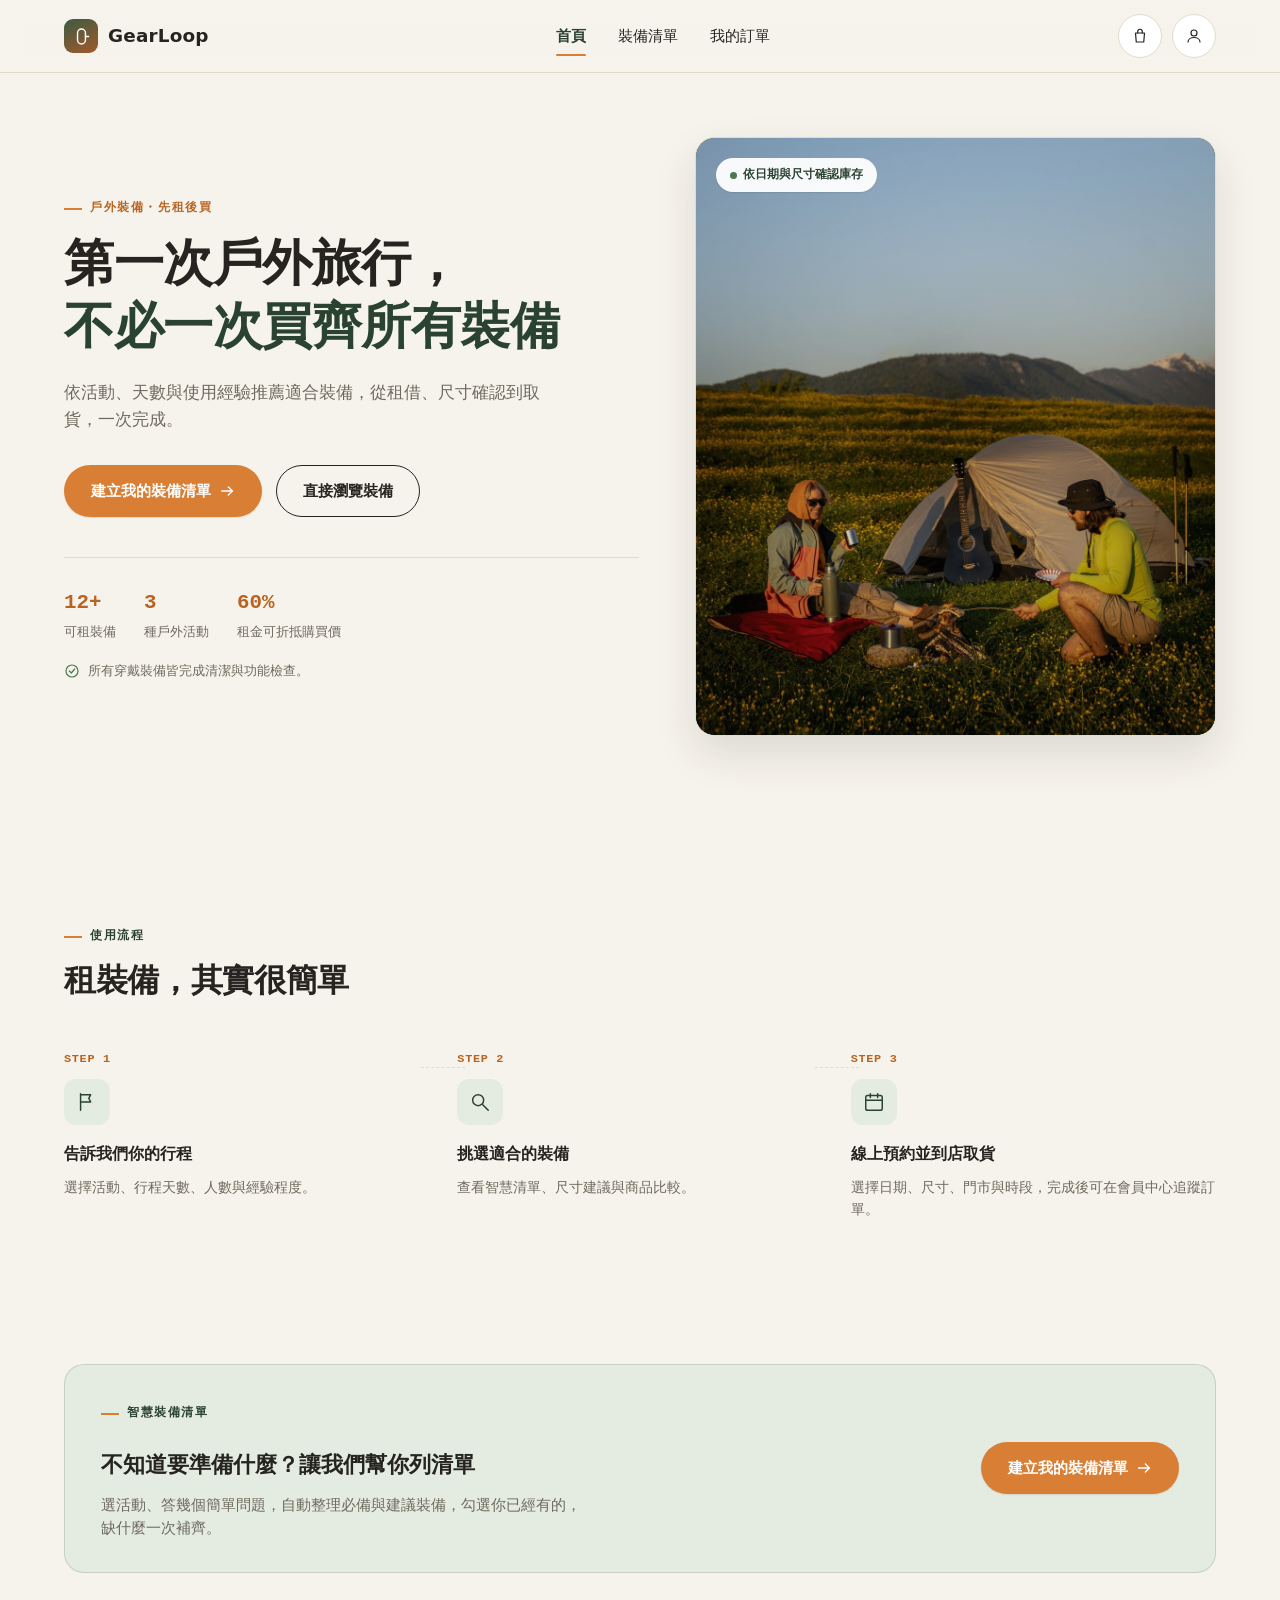
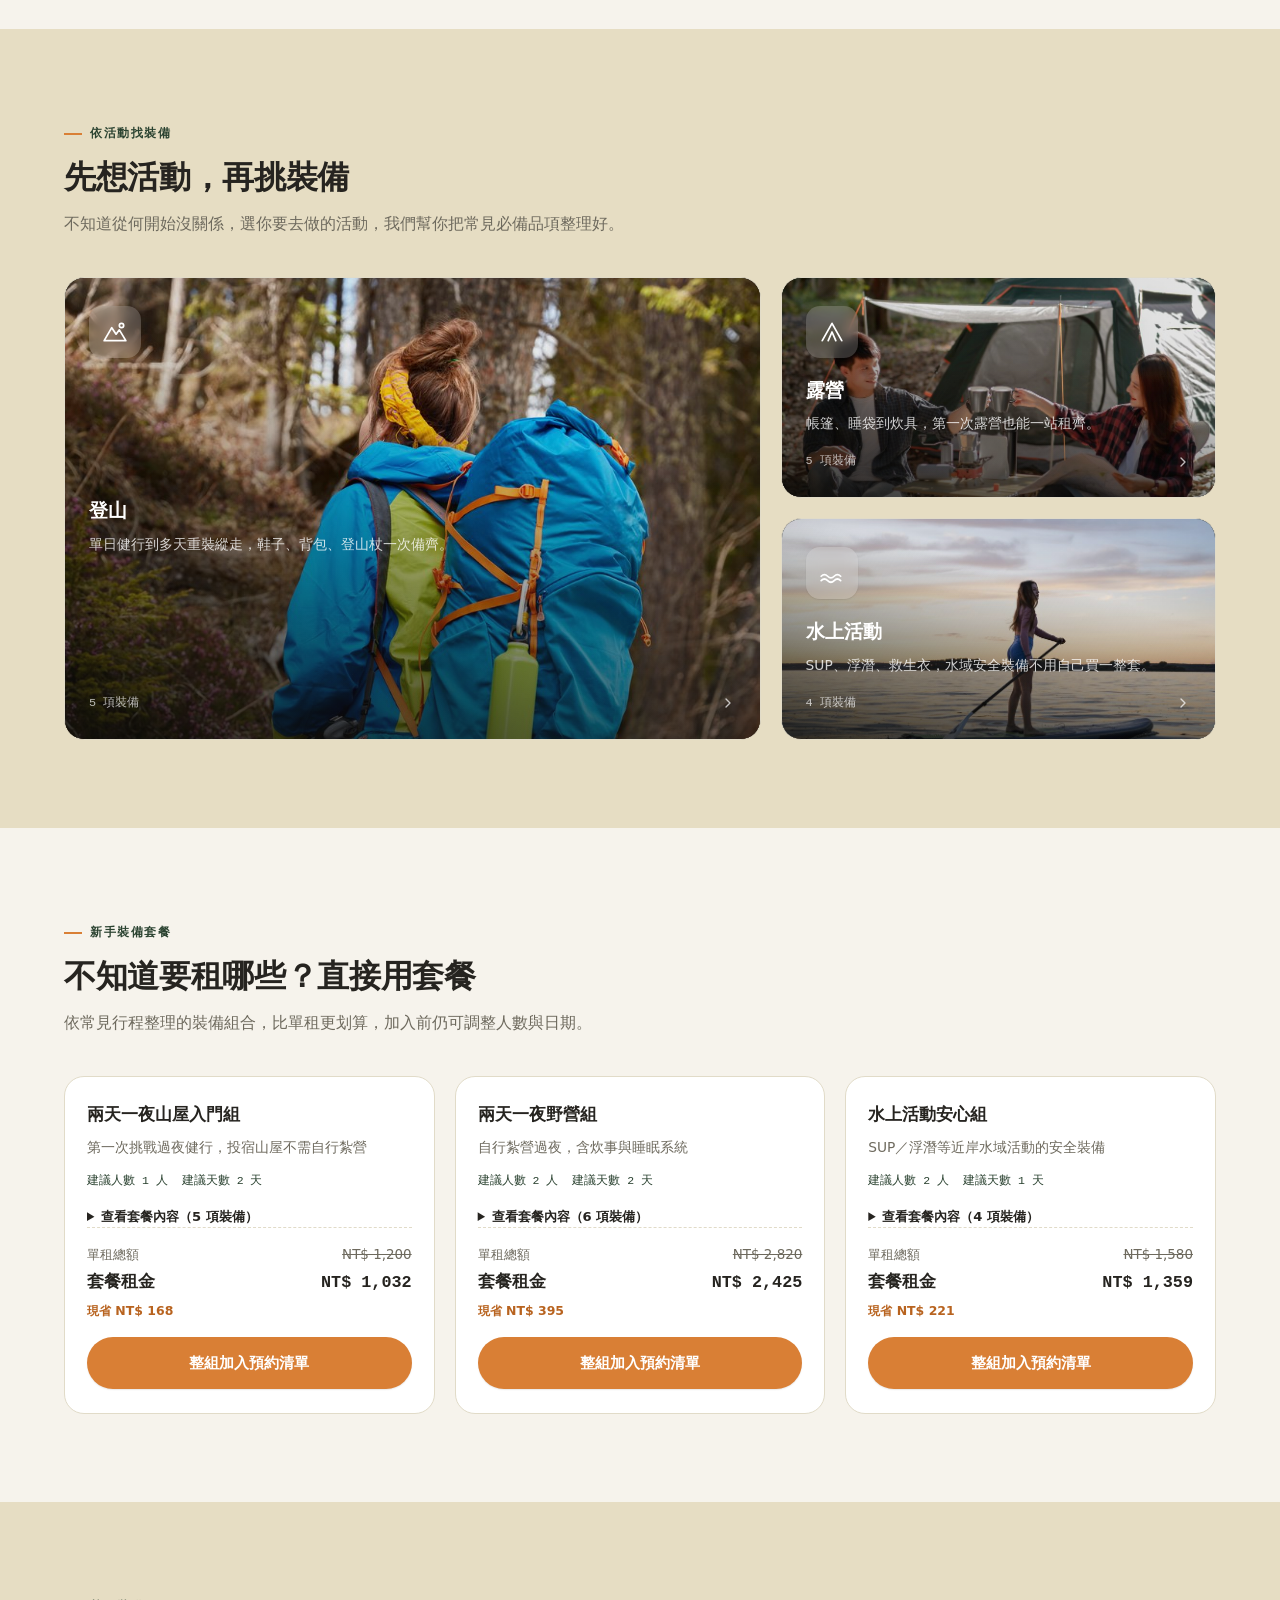
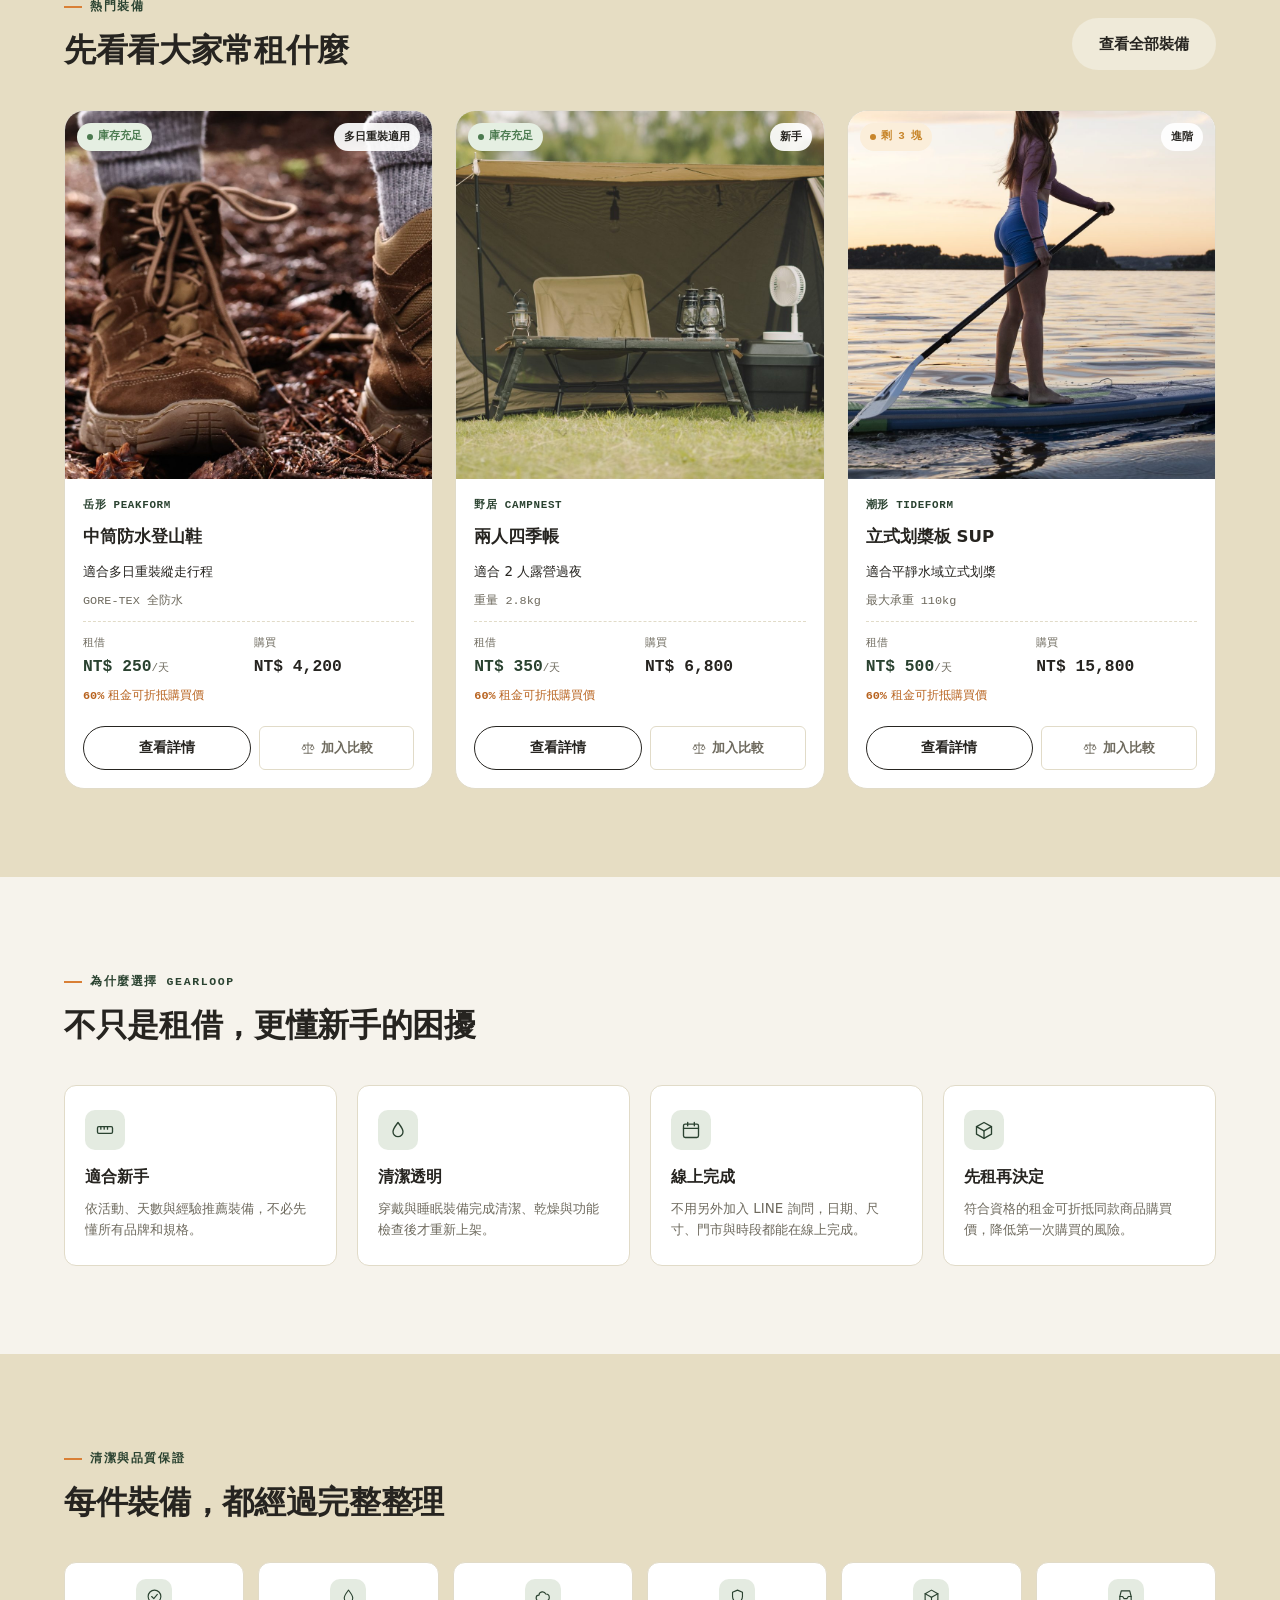
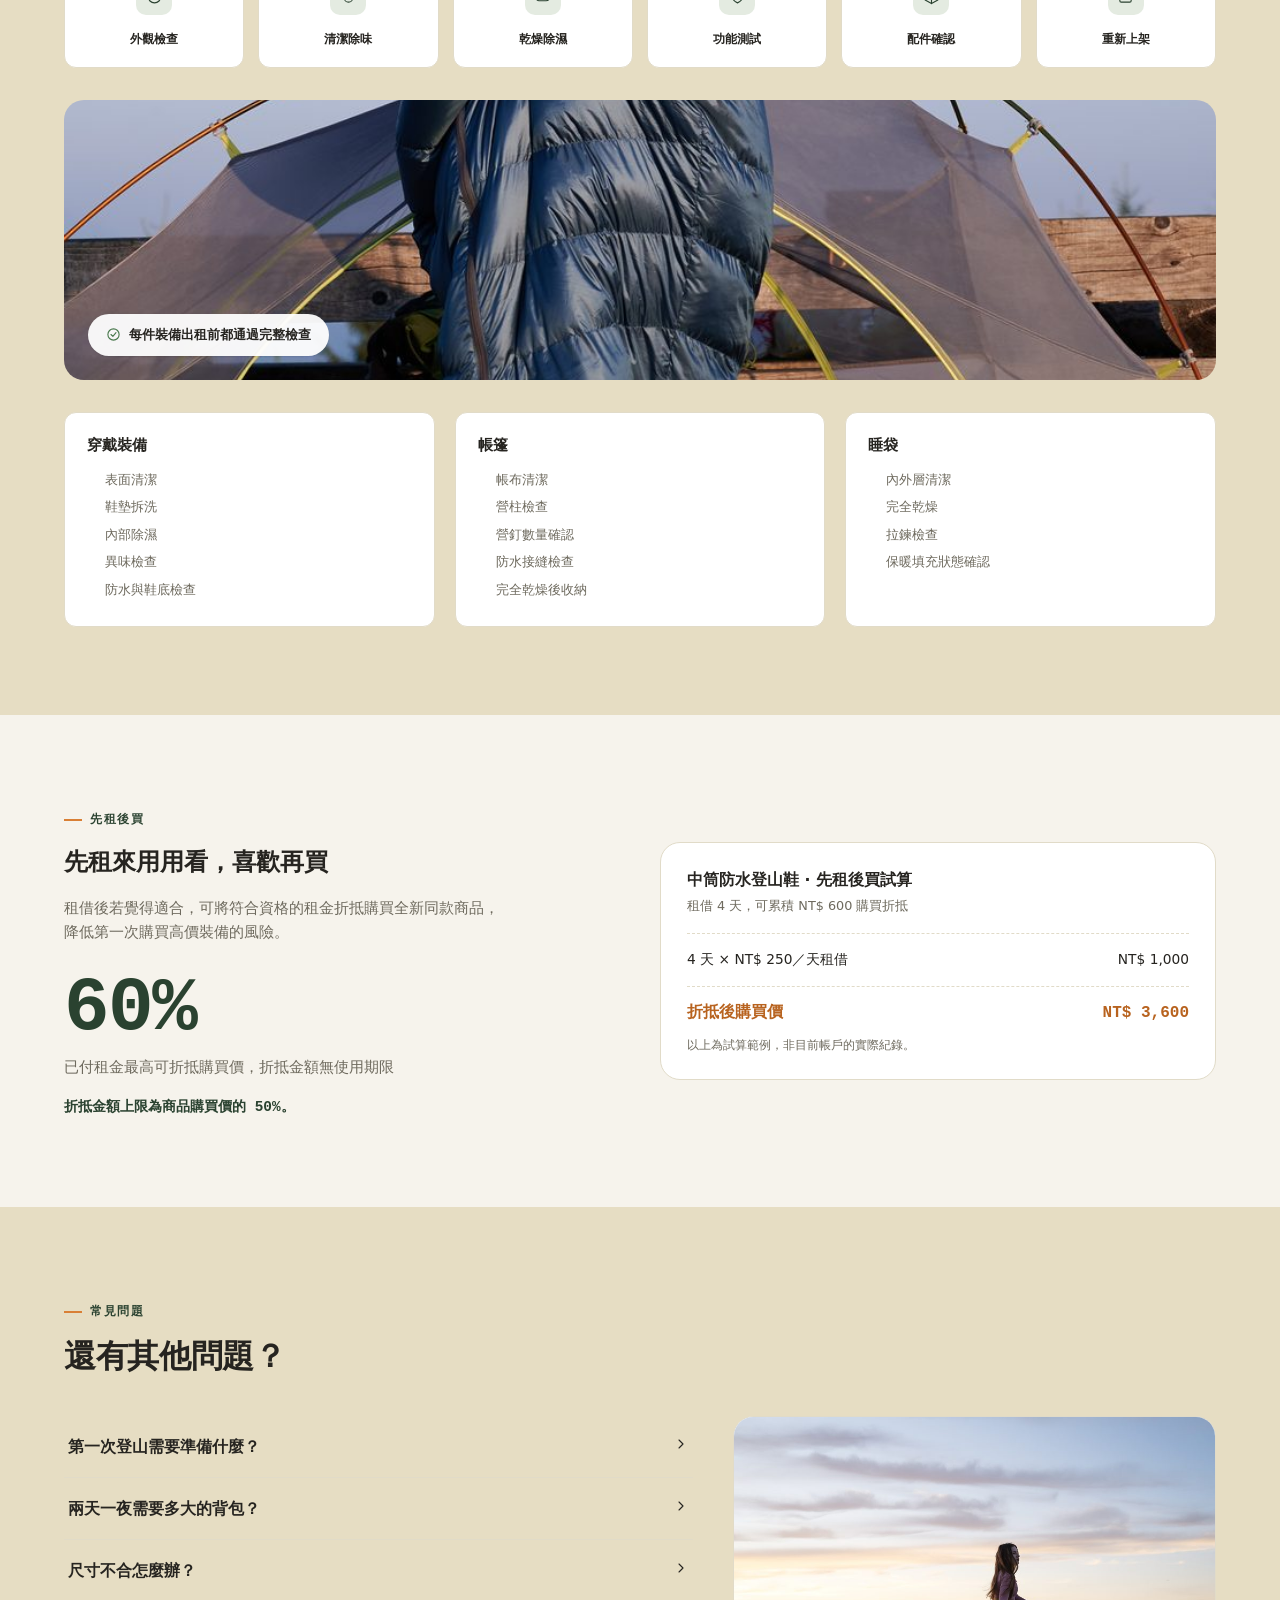
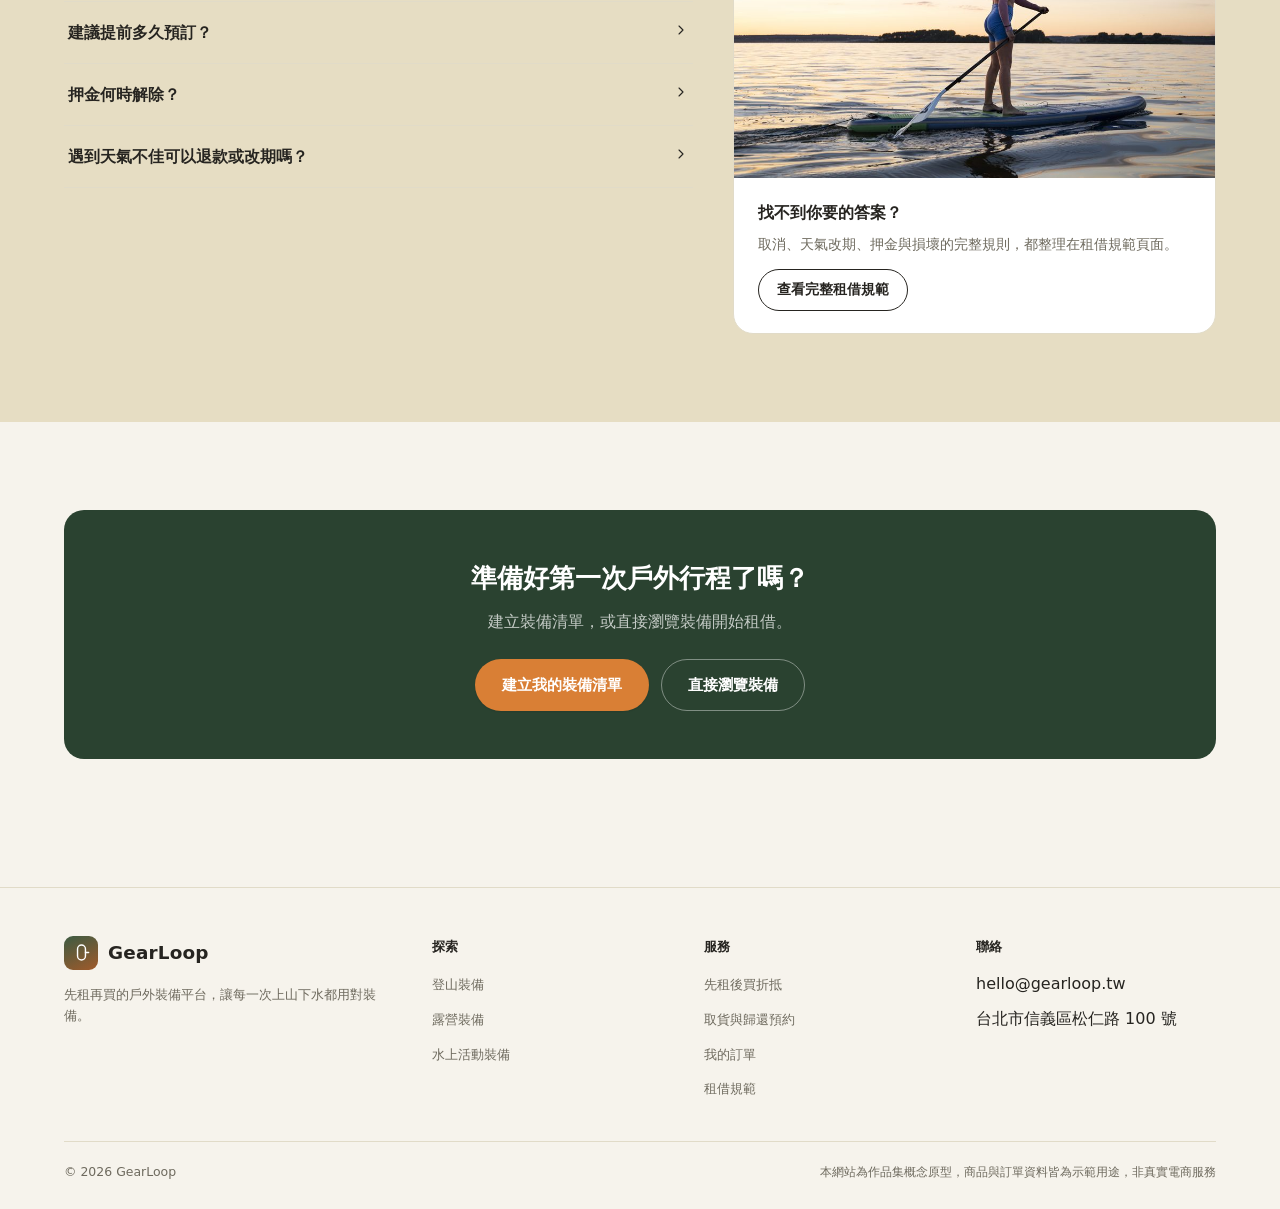
<file: index.html>
<!DOCTYPE html>
<html lang="zh-Hant">
<head>
<meta charset="UTF-8">
<meta name="viewport" content="width=device-width, initial-scale=1.0">
<link rel="icon" type="image/svg+xml" href="assets/favicon.svg">
<title>GearLoop｜戶外用品先租後買平台</title>
<meta name="description" content="登山、露營、水上活動裝備先租後買。依活動建立裝備清單、租買比價、尺寸推薦、彈性預約取還，讓你用對裝備再決定要不要買。">
<link rel="stylesheet" href="css/style.css">
</head>
<body>

<noscript>
  <div class="empty-state" style="max-width:640px; margin:32px auto">
    <p>此頁面部分功能（購物車數量、常見問題展開）需要啟用 JavaScript，請啟用 JavaScript 以獲得完整體驗。</p>
  </div>
</noscript>

<header class="site-header">
  <div class="container">
    <a href="index.html" class="brand">
      <span class="brand-mark">
        <svg viewBox="0 0 24 24" fill="none" stroke="#fff" stroke-width="1.8" stroke-linecap="round" stroke-linejoin="round"><rect x="7" y="2.5" width="10" height="19" rx="5"/><line x1="17" y1="12" x2="21" y2="12"/></svg>
      </span>
      <span>
        GearLoop
      </span>
    </a>
    <nav class="main-nav">
      <a href="index.html" class="active">首頁</a>
      <a href="gear-list.html">裝備清單</a>
      <a href="account.html">我的訂單</a>
    </nav>
    <div class="header-actions">
      <a href="checkout.html" class="icon-btn" aria-label="購物車／預約清單">
        <svg viewBox="0 0 24 24" fill="none" stroke="currentColor" stroke-width="1.6" stroke-linecap="round" stroke-linejoin="round"><path d="M6 8h12l-1 12H7z"/><path d="M9 8V6a3 3 0 0 1 6 0v2"/></svg>
        <span class="cart-count" data-cart-count>0</span>
      </a>
      <a href="account.html" class="icon-btn" aria-label="會員中心">
        <svg viewBox="0 0 24 24" fill="none" stroke="currentColor" stroke-width="1.6" stroke-linecap="round" stroke-linejoin="round"><circle cx="12" cy="8" r="4"/><path d="M4 20c0-4 4-6 8-6s8 2 8 6"/></svg>
      </a>
      <button class="menu-toggle" aria-label="開啟選單" aria-expanded="false">
        <svg viewBox="0 0 24 24" fill="none" stroke="currentColor" stroke-width="1.6" stroke-linecap="round" stroke-linejoin="round"><line x1="3" y1="6" x2="21" y2="6"/><line x1="3" y1="12" x2="21" y2="12"/><line x1="3" y1="18" x2="21" y2="18"/></svg>
      </button>
    </div>
  </div>
</header>

<main>
  <!-- 1. Hero -->
  <section class="hero hero--night">
    <div class="container">
      <div class="hero-copy">
        <span class="eyebrow">戶外裝備・先租後買</span>
        <h1>第一次戶外旅行，<br><em>不必一次買齊所有裝備</em></h1>
        <p class="lede">依活動、天數與使用經驗推薦適合裝備，從租借、尺寸確認到取貨，一次完成。</p>
        <div class="hero-cta-row">
          <a href="checklist.html" class="btn btn-primary">
            建立我的裝備清單
            <svg viewBox="0 0 24 24" fill="none" stroke="currentColor" stroke-width="2" stroke-linecap="round" stroke-linejoin="round" style="width:16px;height:16px"><line x1="4" y1="12" x2="20" y2="12"/><polyline points="14 6 20 12 14 18"/></svg>
          </a>
          <a href="gear-list.html" class="btn btn-outline">直接瀏覽裝備</a>
        </div>
        <div class="hero-trust">
          <div class="hero-trust-item"><span class="num">12+</span><span class="label">可租裝備</span></div>
          <div class="hero-trust-item"><span class="num">3</span><span class="label">種戶外活動</span></div>
          <div class="hero-trust-item"><span class="num">60%</span><span class="label">租金可折抵購買價</span></div>
        </div>
        <p class="hero-hygiene-note">
          <svg viewBox="0 0 24 24" fill="none" stroke="currentColor" stroke-width="1.8" stroke-linecap="round" stroke-linejoin="round"><circle cx="12" cy="12" r="9"/><polyline points="8 12 11 15 16 9"/></svg>
          所有穿戴裝備皆完成清潔與功能檢查。
        </p>
      </div>
      <div class="hero-visual">
        <img src="assets/images/hero/hero-lifestyle.jpg" alt="營地夕陽下的登山露營情境" class="hero-photo" loading="eager">
        <div class="hero-photo-scrim"></div>
        <div class="hv-badge">
          <span class="dot"></span> 依日期與尺寸確認庫存
        </div>
      </div>
    </div>
  </section>

  <!-- 2. 三步驟使用流程 -->
  <section class="section">
    <div class="container">
      <div class="section-head">
        <span class="eyebrow">使用流程</span>
        <h2>租裝備，其實很簡單</h2>
      </div>
      <div class="process-grid">
        <div class="process-step">
          <span class="process-step-num">STEP 1</span>
          <div class="process-step-icon"><svg viewBox="0 0 24 24" fill="none" stroke="currentColor" stroke-width="1.6" stroke-linecap="round" stroke-linejoin="round"><path d="M5 3v18"/><path d="M5 4h11l-2 4 2 4H5"/></svg></div>
          <h3>告訴我們你的行程</h3>
          <p>選擇活動、行程天數、人數與經驗程度。</p>
          <div class="process-connector"></div>
        </div>
        <div class="process-step">
          <span class="process-step-num">STEP 2</span>
          <div class="process-step-icon"><svg viewBox="0 0 24 24" fill="none" stroke="currentColor" stroke-width="1.6" stroke-linecap="round" stroke-linejoin="round"><circle cx="10" cy="10" r="6"/><line x1="15" y1="15" x2="21" y2="21"/></svg></div>
          <h3>挑選適合的裝備</h3>
          <p>查看智慧清單、尺寸建議與商品比較。</p>
          <div class="process-connector"></div>
        </div>
        <div class="process-step">
          <span class="process-step-num">STEP 3</span>
          <div class="process-step-icon"><svg viewBox="0 0 24 24" fill="none" stroke="currentColor" stroke-width="1.6" stroke-linecap="round" stroke-linejoin="round"><rect x="3" y="5" width="18" height="16" rx="2"/><line x1="3" y1="10" x2="21" y2="10"/><line x1="8" y1="3" x2="8" y2="7"/><line x1="16" y1="3" x2="16" y2="7"/></svg></div>
          <h3>線上預約並到店取貨</h3>
          <p>選擇日期、尺寸、門市與時段，完成後可在會員中心追蹤訂單。</p>
        </div>
      </div>
    </div>
  </section>

  <!-- 3. 智慧裝備清單 -->
  <section class="section-tight">
    <div class="container">
      <div class="checklist-cta-panel">
        <div>
          <span class="eyebrow">智慧裝備清單</span>
          <h2>不知道要準備什麼？讓我們幫你列清單</h2>
          <p>選活動、答幾個簡單問題，自動整理必備與建議裝備，勾選你已經有的，缺什麼一次補齊。</p>
        </div>
        <a href="checklist.html" class="btn btn-primary">
          建立我的裝備清單
          <svg viewBox="0 0 24 24" fill="none" stroke="currentColor" stroke-width="2" stroke-linecap="round" stroke-linejoin="round" style="width:16px;height:16px"><line x1="4" y1="12" x2="20" y2="12"/><polyline points="14 6 20 12 14 18"/></svg>
        </a>
      </div>
    </div>
  </section>

  <!-- 4. 依活動找裝備 -->
  <section class="section section-alt">
    <div class="container">
      <div class="section-head">
        <span class="eyebrow">依活動找裝備</span>
        <h2>先想活動，再挑裝備</h2>
        <p>不知道從何開始沒關係，選你要去做的活動，我們幫你把常見必備品項整理好。</p>
      </div>
      <div class="activity-grid">
        <a href="gear-list.html?activity=hiking" class="activity-card has-photo" data-activity="hiking">
          <img src="assets/images/activities/activity-hiking.jpg" alt="" class="ac-photo" loading="lazy">
          <div class="ac-overlay"></div>
          <div class="ac-icon"><svg viewBox="0 0 24 24" fill="none" stroke="currentColor" stroke-width="1.6" stroke-linecap="round" stroke-linejoin="round"><path d="M2 20L9 8l4 6 3-4 6 10z"/><circle cx="18" cy="6" r="2"/></svg></div>
          <div>
            <h3>登山</h3>
            <p>單日健行到多天重裝縱走，鞋子、背包、登山杖一次備齊。</p>
          </div>
          <div class="ac-meta">
            <span>5 項裝備</span>
            <span class="ac-arrow"><svg viewBox="0 0 24 24" fill="none" stroke="currentColor" stroke-width="2" stroke-linecap="round" stroke-linejoin="round"><polyline points="9 18 15 12 9 6"/></svg></span>
          </div>
        </a>
        <a href="gear-list.html?activity=camping" class="activity-card has-photo" data-activity="camping">
          <img src="assets/images/activities/activity-camping.jpg" alt="" class="ac-photo" loading="lazy">
          <div class="ac-overlay"></div>
          <div class="ac-icon"><svg viewBox="0 0 24 24" fill="none" stroke="currentColor" stroke-width="1.6" stroke-linecap="round" stroke-linejoin="round"><path d="M3 20L12 4l9 16"/><path d="M8.5 20L12 12l3.5 8"/></svg></div>
          <div>
            <h3>露營</h3>
            <p>帳篷、睡袋到炊具，第一次露營也能一站租齊。</p>
          </div>
          <div class="ac-meta">
            <span>5 項裝備</span>
            <span class="ac-arrow"><svg viewBox="0 0 24 24" fill="none" stroke="currentColor" stroke-width="2" stroke-linecap="round" stroke-linejoin="round"><polyline points="9 18 15 12 9 6"/></svg></span>
          </div>
        </a>
        <a href="gear-list.html?activity=water" class="activity-card has-photo" data-activity="water">
          <img src="assets/images/activities/activity-water.jpg" alt="" class="ac-photo" loading="lazy">
          <div class="ac-overlay"></div>
          <div class="ac-icon"><svg viewBox="0 0 24 24" fill="none" stroke="currentColor" stroke-width="1.6" stroke-linecap="round" stroke-linejoin="round"><path d="M2 15c2-2 4-2 6 0s4 2 6 0 4-2 6 0"/><path d="M2 19c2-2 4-2 6 0s4 2 6 0 4-2 6 0"/></svg></div>
          <div>
            <h3>水上活動</h3>
            <p>SUP、浮潛、救生衣，水域安全裝備不用自己買一整套。</p>
          </div>
          <div class="ac-meta">
            <span>4 項裝備</span>
            <span class="ac-arrow"><svg viewBox="0 0 24 24" fill="none" stroke="currentColor" stroke-width="2" stroke-linecap="round" stroke-linejoin="round"><polyline points="9 18 15 12 9 6"/></svg></span>
          </div>
        </a>
      </div>
    </div>
  </section>

  <!-- 5. 新手裝備套餐 -->
  <section class="section">
    <div class="container">
      <div class="section-head">
        <span class="eyebrow">新手裝備套餐</span>
        <h2>不知道要租哪些？直接用套餐</h2>
        <p>依常見行程整理的裝備組合，比單租更划算，加入前仍可調整人數與日期。</p>
      </div>
      <div class="kit-grid" id="homeKitGrid"></div>
    </div>
  </section>

  <!-- 6. 熱門租借裝備 -->
  <section class="section section-alt">
    <div class="container">
      <div class="section-head-row" style="margin-bottom: 40px;">
        <div class="section-head" style="margin-bottom:0">
          <span class="eyebrow">熱門裝備</span>
          <h2>先看看大家常租什麼</h2>
        </div>
        <a href="gear-list.html" class="btn btn-ghost">查看全部裝備</a>
      </div>
      <div class="gear-grid" id="homeGearGrid"></div>
    </div>
  </section>

  <!-- 7. 為什麼選擇 GearLoop -->
  <section class="section">
    <div class="container">
      <div class="section-head">
        <span class="eyebrow">為什麼選擇 GearLoop</span>
        <h2>不只是租借，更懂新手的困擾</h2>
      </div>
      <div class="feature-grid">
        <div class="feature-card">
          <div class="fc-icon"><svg viewBox="0 0 24 24" fill="none" stroke="currentColor" stroke-width="1.6" stroke-linecap="round" stroke-linejoin="round"><rect x="3" y="8" width="18" height="8" rx="1.5"/><line x1="7" y1="8" x2="7" y2="11"/><line x1="11" y1="8" x2="11" y2="11"/><line x1="15" y1="8" x2="15" y2="11"/></svg></div>
          <h3>適合新手</h3>
          <p>依活動、天數與經驗推薦裝備，不必先懂所有品牌和規格。</p>
        </div>
        <div class="feature-card">
          <div class="fc-icon"><svg viewBox="0 0 24 24" fill="none" stroke="currentColor" stroke-width="1.6" stroke-linecap="round" stroke-linejoin="round"><path d="M12 3c-3.2 4.2-6 7.6-6 11a6 6 0 0 0 12 0c0-3.4-2.8-6.8-6-11z"/></svg></div>
          <h3>清潔透明</h3>
          <p>穿戴與睡眠裝備完成清潔、乾燥與功能檢查後才重新上架。</p>
        </div>
        <div class="feature-card">
          <div class="fc-icon"><svg viewBox="0 0 24 24" fill="none" stroke="currentColor" stroke-width="1.6" stroke-linecap="round" stroke-linejoin="round"><rect x="3" y="5" width="18" height="16" rx="2"/><line x1="3" y1="10" x2="21" y2="10"/><line x1="8" y1="3" x2="8" y2="7"/><line x1="16" y1="3" x2="16" y2="7"/></svg></div>
          <h3>線上完成</h3>
          <p>不用另外加入 LINE 詢問，日期、尺寸、門市與時段都能在線上完成。</p>
        </div>
        <div class="feature-card">
          <div class="fc-icon"><svg viewBox="0 0 24 24" fill="none" stroke="currentColor" stroke-width="1.6" stroke-linecap="round" stroke-linejoin="round"><path d="M3 8l9-5 9 5-9 5-9-5z"/><path d="M3 8v9l9 5 9-5V8"/><line x1="12" y1="13" x2="12" y2="22"/></svg></div>
          <h3>先租再決定</h3>
          <p>符合資格的租金可折抵同款商品購買價，降低第一次購買的風險。</p>
        </div>
      </div>
    </div>
  </section>

  <!-- 8. 清潔與品質保證 -->
  <section class="section section-alt">
    <div class="container">
      <div class="section-head">
        <span class="eyebrow">清潔與品質保證</span>
        <h2>每件裝備，都經過完整整理</h2>
      </div>
      <div class="cleaning-flow">
        <div class="cleaning-flow-step"><div class="cf-icon"><svg viewBox="0 0 24 24" fill="none" stroke="currentColor" stroke-width="1.6" stroke-linecap="round" stroke-linejoin="round"><circle cx="12" cy="12" r="9"/><polyline points="8 12 11 15 16 9"/></svg></div><span>外觀檢查</span></div>
        <div class="cleaning-flow-step"><div class="cf-icon"><svg viewBox="0 0 24 24" fill="none" stroke="currentColor" stroke-width="1.6" stroke-linecap="round" stroke-linejoin="round"><path d="M12 3c-3.2 4.2-6 7.6-6 11a6 6 0 0 0 12 0c0-3.4-2.8-6.8-6-11z"/></svg></div><span>清潔除味</span></div>
        <div class="cleaning-flow-step"><div class="cf-icon"><svg viewBox="0 0 24 24" fill="none" stroke="currentColor" stroke-width="1.6" stroke-linecap="round" stroke-linejoin="round"><path d="M7 18a4 4 0 0 1 0-8 5 5 0 0 1 9.6-1.5A4.5 4.5 0 0 1 17 18H7z"/></svg></div><span>乾燥除濕</span></div>
        <div class="cleaning-flow-step"><div class="cf-icon"><svg viewBox="0 0 24 24" fill="none" stroke="currentColor" stroke-width="1.6" stroke-linecap="round" stroke-linejoin="round"><path d="M12 3l7 3v6c0 5-3.5 7.5-7 9-3.5-1.5-7-4-7-9V6z"/></svg></div><span>功能測試</span></div>
        <div class="cleaning-flow-step"><div class="cf-icon"><svg viewBox="0 0 24 24" fill="none" stroke="currentColor" stroke-width="1.6" stroke-linecap="round" stroke-linejoin="round"><path d="M3 8l9-5 9 5-9 5-9-5z"/><path d="M3 8v9l9 5 9-5V8"/><line x1="12" y1="13" x2="12" y2="22"/></svg></div><span>配件確認</span></div>
        <div class="cleaning-flow-step"><div class="cf-icon"><svg viewBox="0 0 24 24" fill="none" stroke="currentColor" stroke-width="1.6" stroke-linecap="round" stroke-linejoin="round"><path d="M4 12h4l2 3h4l2-3h4"/><path d="M4 12l2-8h12l2 8v6a2 2 0 0 1-2 2H6a2 2 0 0 1-2-2z"/></svg></div><span>重新上架</span></div>
      </div>
      <div class="cleaning-photo-banner">
        <img src="assets/images/gear/sleeping-bag.jpg" alt="裝備完成整理後才會重新上架出租" loading="lazy">
        <div class="cleaning-photo-caption">
          <svg viewBox="0 0 24 24" fill="none" stroke="currentColor" stroke-width="1.8" stroke-linecap="round" stroke-linejoin="round" style="width:15px;height:15px;color:var(--color-success)"><circle cx="12" cy="12" r="9"/><polyline points="8 12 11 15 16 9"/></svg>
          每件裝備出租前都通過完整檢查
        </div>
      </div>
      <div class="cleaning-groups">
        <div class="cleaning-group">
          <h4>穿戴裝備</h4>
          <ul>
            <li>表面清潔</li>
            <li>鞋墊拆洗</li>
            <li>內部除濕</li>
            <li>異味檢查</li>
            <li>防水與鞋底檢查</li>
          </ul>
        </div>
        <div class="cleaning-group">
          <h4>帳篷</h4>
          <ul>
            <li>帳布清潔</li>
            <li>營柱檢查</li>
            <li>營釘數量確認</li>
            <li>防水接縫檢查</li>
            <li>完全乾燥後收納</li>
          </ul>
        </div>
        <div class="cleaning-group">
          <h4>睡袋</h4>
          <ul>
            <li>內外層清潔</li>
            <li>完全乾燥</li>
            <li>拉鍊檢查</li>
            <li>保暖填充狀態確認</li>
          </ul>
        </div>
      </div>
    </div>
  </section>

  <!-- 9. 先租後買說明 -->
  <section class="section" id="rent-to-buy">
    <div class="container">
      <div class="rtb-explainer">
        <div class="rtb-copy">
          <span class="eyebrow">先租後買</span>
          <h2>先租來用用看，喜歡再買</h2>
          <p>租借後若覺得適合，可將符合資格的租金折抵購買全新同款商品，降低第一次購買高價裝備的風險。</p>
          <div class="rtb-big-stat">
            <span class="rtb-big-num">60%</span>
            <span class="rtb-big-label">已付租金最高可折抵購買價，折抵金額無使用期限</span>
          </div>
          <p class="rtb-rule" id="rtbRuleText"></p>
        </div>
        <div class="rtb-example" id="rtbExample"></div>
      </div>
    </div>
  </section>

  <!-- 10. 常見問題 -->
  <section class="section section-alt">
    <div class="container">
      <div class="section-head">
        <span class="eyebrow">常見問題</span>
        <h2>還有其他問題？</h2>
      </div>
      <div class="faq-layout">
        <div class="faq-list" id="homeFaqAccordion"></div>
        <div class="faq-side-panel">
          <img src="assets/images/activities/activity-water.jpg" alt="" loading="lazy">
          <div class="faq-side-panel-body">
            <h3>找不到你要的答案？</h3>
            <p>取消、天氣改期、押金與損壞的完整規則，都整理在租借規範頁面。</p>
            <a href="policies.html" class="btn btn-outline btn-sm" style="margin-top:14px">查看完整租借規範</a>
          </div>
        </div>
      </div>
    </div>
  </section>

  <!-- 11. 最終 CTA -->
  <section class="section">
    <div class="container">
      <div class="final-cta">
        <h2>準備好第一次戶外行程了嗎？</h2>
        <p>建立裝備清單，或直接瀏覽裝備開始租借。</p>
        <div class="cta-row">
          <a href="checklist.html" class="btn btn-primary">建立我的裝備清單</a>
          <a href="gear-list.html" class="btn btn-outline">直接瀏覽裝備</a>
        </div>
      </div>
    </div>
  </section>
</main>

<footer class="site-footer">
  <div class="container">
    <div class="footer-grid">
      <div class="footer-col">
        <div class="brand" style="margin-bottom:14px">
          <span class="brand-mark">
            <svg viewBox="0 0 24 24" fill="none" stroke="#fff" stroke-width="1.8" stroke-linecap="round" stroke-linejoin="round"><rect x="7" y="2.5" width="10" height="19" rx="5"/><line x1="17" y1="12" x2="21" y2="12"/></svg>
          </span>
          <span>GearLoop</span>
        </div>
        <p>先租再買的戶外裝備平台，讓每一次上山下水都用對裝備。</p>
      </div>
      <div class="footer-col">
        <h4>探索</h4>
        <ul>
          <li><a href="gear-list.html?activity=hiking">登山裝備</a></li>
          <li><a href="gear-list.html?activity=camping">露營裝備</a></li>
          <li><a href="gear-list.html?activity=water">水上活動裝備</a></li>
        </ul>
      </div>
      <div class="footer-col">
        <h4>服務</h4>
        <ul>
          <li><a href="index.html#rent-to-buy">先租後買折抵</a></li>
          <li><a href="checkout.html">取貨與歸還預約</a></li>
          <li><a href="account.html">我的訂單</a></li>
          <li><a href="policies.html">租借規範</a></li>
        </ul>
      </div>
      <div class="footer-col">
        <h4>聯絡</h4>
        <ul>
          <li>hello@gearloop.tw</li>
          <li>台北市信義區松仁路 100 號</li>
        </ul>
      </div>
    </div>
    <div class="footer-bottom">
      <span>© 2026 GearLoop</span>
      <span>本網站為作品集概念原型，商品與訂單資料皆為示範用途，非真實電商服務</span>
    </div>
  </div>
</footer>

<script src="js/icons.js"></script>
<script src="js/data.js"></script>
<script src="js/storage.js"></script>
<script src="js/main.js"></script>
<script src="js/cart.js"></script>
<script src="js/orders.js"></script>
<script src="js/credits.js"></script>
<script src="js/compare.js"></script>
<script src="js/kits.js"></script>
<script src="js/gear-render.js"></script>
<script>
  const featuredIds = ['hiking-boots', 'tent-2p', 'sup-board'];
  renderGearGrid('homeGearGrid', featuredIds.map(getGearById));
  renderCompareBar();

  renderKitSection('homeKitGrid');

  /* Worked rent-to-buy example — computed from real hiking-boots pricing via
     calcRentToBuyCredit(), not hand-typed, so it can't drift from the real rule. */
  (function renderRtbExample() {
    const gear = getGearById('hiking-boots');
    const days = 4;
    const rentPaid = gear.rentPricePerDay * days;
    const credit = calcRentToBuyCredit(rentPaid, gear.buyPrice);
    const netPrice = gear.buyPrice - credit;

    document.getElementById('rtbRuleText').textContent =
      `折抵金額上限為商品購買價的 ${Math.round(RENT_TO_BUY_CAP_RATIO * 100)}%。`;

    document.getElementById('rtbExample').innerHTML = `
      <h4>${gear.name} · 先租後買試算</h4>
      <p class="rtb-sub">租借 ${days} 天，可累積 ${formatCurrency(credit)} 購買折抵</p>
      <div class="rtb-row"><span>${days} 天 × ${formatCurrency(gear.rentPricePerDay)}／天租借</span><span>${formatCurrency(rentPaid)}</span></div>
      <div class="rtb-row total"><span>折抵後購買價</span><span>${formatCurrency(netPrice)}</span></div>
      <p class="field-hint" style="margin-top:10px">以上為試算範例，非目前帳戶的實際紀錄。</p>
    `;
  })();

  function faqItemHTML(item, index) {
    return `
      <div class="faq-item">
        <button type="button" class="faq-question" aria-expanded="false" aria-controls="home-faq-${index}">
          <span>${item.q}</span>
          <span class="faq-chevron">${svgIcon('chevronRight')}</span>
        </button>
        <div class="faq-answer" id="home-faq-${index}">
          <p>${item.a}</p>
        </div>
      </div>
    `;
  }
  document.getElementById('homeFaqAccordion').innerHTML = FAQ_HOME_ITEMS.map(faqItemHTML).join('');
  initFaqAccordion('homeFaqAccordion');
</script>
</body>
</html>
</file>
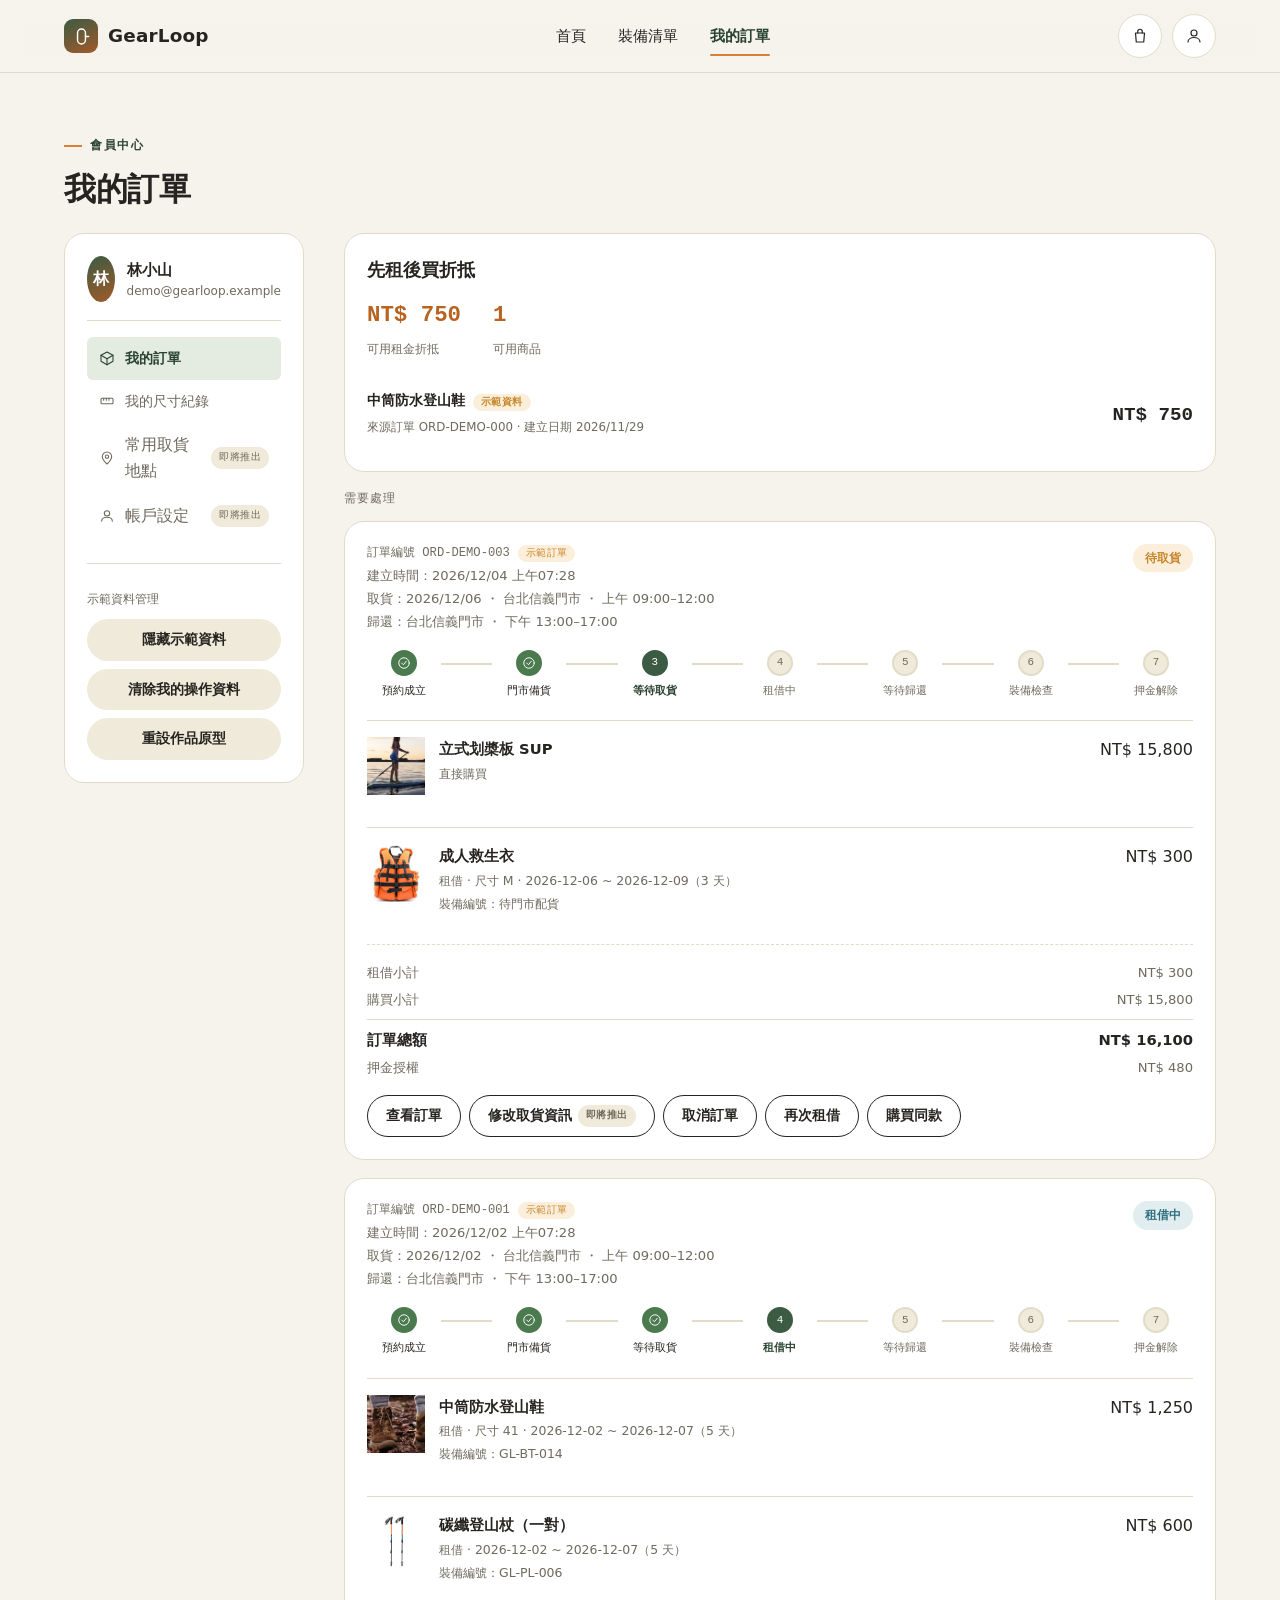
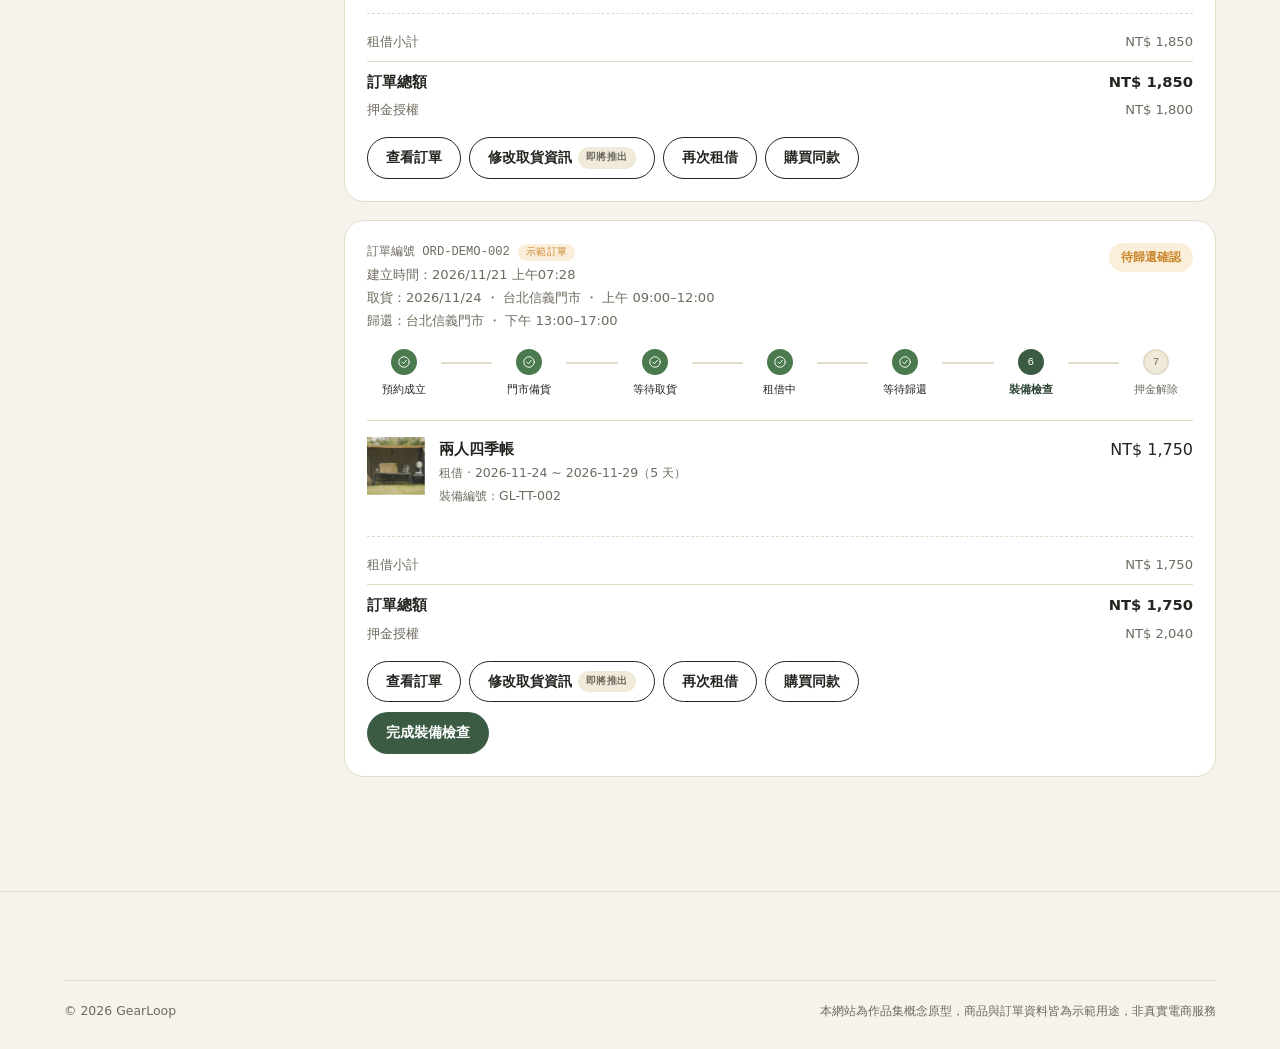
<file: account.html>
<!DOCTYPE html>
<html lang="zh-Hant">
<head>
<meta charset="UTF-8">
<meta name="viewport" content="width=device-width, initial-scale=1.0">
<link rel="icon" type="image/svg+xml" href="assets/favicon.svg">
<title>我的訂單｜GearLoop</title>
<link rel="stylesheet" href="css/style.css">
</head>
<body>

<noscript>
  <div class="empty-state" style="max-width:640px; margin:32px auto">
    <p>此頁面需要啟用 JavaScript 才能顯示訂單與折抵資料，請啟用 JavaScript 後重新整理頁面。</p>
  </div>
</noscript>

<header class="site-header">
  <div class="container">
    <a href="index.html" class="brand">
      <span class="brand-mark"><svg viewBox="0 0 24 24" fill="none" stroke="#fff" stroke-width="1.8" stroke-linecap="round" stroke-linejoin="round"><rect x="7" y="2.5" width="10" height="19" rx="5"/><line x1="17" y1="12" x2="21" y2="12"/></svg></span>
      <span>GearLoop</span>
    </a>
    <nav class="main-nav">
      <a href="index.html">首頁</a>
      <a href="gear-list.html">裝備清單</a>
      <a href="account.html" class="active">我的訂單</a>
    </nav>
    <div class="header-actions">
      <a href="checkout.html" class="icon-btn" aria-label="購物車／預約清單">
        <svg viewBox="0 0 24 24" fill="none" stroke="currentColor" stroke-width="1.6" stroke-linecap="round" stroke-linejoin="round"><path d="M6 8h12l-1 12H7z"/><path d="M9 8V6a3 3 0 0 1 6 0v2"/></svg>
        <span class="cart-count" data-cart-count>0</span>
      </a>
      <a href="account.html" class="icon-btn" aria-label="會員中心">
        <svg viewBox="0 0 24 24" fill="none" stroke="currentColor" stroke-width="1.6" stroke-linecap="round" stroke-linejoin="round"><circle cx="12" cy="8" r="4"/><path d="M4 20c0-4 4-6 8-6s8 2 8 6"/></svg>
      </a>
      <button class="menu-toggle" aria-label="開啟選單" aria-expanded="false">
        <svg viewBox="0 0 24 24" fill="none" stroke="currentColor" stroke-width="1.6" stroke-linecap="round" stroke-linejoin="round"><line x1="3" y1="6" x2="21" y2="6"/><line x1="3" y1="12" x2="21" y2="12"/><line x1="3" y1="18" x2="21" y2="18"/></svg>
      </button>
    </div>
  </div>
</header>

<main>
  <section class="section-tight">
    <div class="container">
      <div class="section-head" style="margin-bottom:24px">
        <span class="eyebrow">會員中心</span>
        <h2>我的訂單</h2>
      </div>

      <div id="accountFatalError" style="display:none"></div>

      <div class="account-layout" id="accountLayout">
        <aside class="account-side">
          <div class="account-profile">
            <div class="avatar">林</div>
            <div>
              <div class="name">林小山</div>
              <div class="email">demo@gearloop.example</div>
            </div>
          </div>
          <nav class="side-nav">
            <a href="#orders" data-view="orders" class="active">
              <svg viewBox="0 0 24 24" fill="none" stroke="currentColor" stroke-width="1.6" stroke-linecap="round" stroke-linejoin="round"><path d="M3 8l9-5 9 5-9 5-9-5z"/><path d="M3 8v9l9 5 9-5V8"/><line x1="12" y1="13" x2="12" y2="22"/></svg>
              我的訂單
            </a>
            <a href="#sizes" data-view="sizes">
              <svg viewBox="0 0 24 24" fill="none" stroke="currentColor" stroke-width="1.6" stroke-linecap="round" stroke-linejoin="round"><rect x="3" y="8" width="18" height="8" rx="1.5"/><line x1="7" y1="8" x2="7" y2="11"/><line x1="11" y1="8" x2="11" y2="11"/><line x1="15" y1="8" x2="15" y2="11"/></svg>
              我的尺寸紀錄
            </a>
            <button type="button" class="side-nav-item" data-coming-soon>
              <svg viewBox="0 0 24 24" fill="none" stroke="currentColor" stroke-width="1.6" stroke-linecap="round" stroke-linejoin="round"><path d="M12 21s7-6.5 7-11a7 7 0 0 0-14 0c0 4.5 7 11 7 11z"/><circle cx="12" cy="10" r="2.5"/></svg>
              常用取貨地點
              <span class="coming-soon-tag">即將推出</span>
            </button>
            <button type="button" class="side-nav-item" data-coming-soon>
              <svg viewBox="0 0 24 24" fill="none" stroke="currentColor" stroke-width="1.6" stroke-linecap="round" stroke-linejoin="round"><circle cx="12" cy="8" r="4"/><path d="M4 20c0-4 4-6 8-6s8 2 8 6"/></svg>
              帳戶設定
              <span class="coming-soon-tag">即將推出</span>
            </button>
          </nav>

          <div class="demo-data-controls">
            <p class="field-hint">示範資料管理</p>
            <button type="button" class="btn btn-ghost btn-sm btn-block" id="toggleDemoBtn">隱藏示範資料</button>
            <button type="button" class="btn btn-ghost btn-sm btn-block" id="clearUserDataBtn">清除我的操作資料</button>
            <button type="button" class="btn btn-ghost btn-sm btn-block" id="resetPrototypeBtn">重設作品原型</button>
          </div>
        </aside>

        <div class="account-main">
        <div id="view-orders">

          <div class="order-card" id="creditsSummaryPanel"></div>

          <div id="ordersList"></div>

          <div class="empty-state" id="ordersEmptyState" style="display:none">
            <svg viewBox="0 0 24 24" fill="none" stroke="currentColor" stroke-width="1.6" stroke-linecap="round" stroke-linejoin="round"><path d="M3 8l9-5 9 5-9 5-9-5z"/><path d="M3 8v9l9 5 9-5V8"/><line x1="12" y1="13" x2="12" y2="22"/></svg>
            <p>目前還沒有訂單</p>
            <p class="field-hint">完成第一次裝備租借或購買後，訂單會顯示在這裡。</p>
            <a href="gear-list.html" class="btn btn-forest" style="margin-top:16px">瀏覽裝備</a>
          </div>

        </div>

        <div id="view-sizes" style="display:none">
          <div class="order-card">
            <h2 style="font-size:1.1rem">我的尺寸紀錄</h2>
            <p class="panel-desc">儲存身形與鞋碼資料，之後到登山鞋商品頁會自動幫你算出建議試穿尺寸，仍需你自己確認後選擇。</p>

            <div class="size-tool-grid" style="margin-top:20px">
              <div class="field">
                <label for="profileHeight">身高（cm）</label>
                <input type="number" class="input" id="profileHeight" min="120" max="210" placeholder="例如 173">
              </div>
              <div class="field">
                <label for="profileWeight">體重（kg）</label>
                <input type="number" class="input" id="profileWeight" min="30" max="150" placeholder="例如 80">
              </div>
              <div class="field">
                <label for="profileShoeSize">平常鞋碼（EU）</label>
                <input type="number" class="input" id="profileShoeSize" min="36" max="45" step="0.5" placeholder="例如 40">
              </div>
              <div class="field">
                <label for="profileFootWidth">腳型</label>
                <select class="input" id="profileFootWidth">
                  <option value="narrow">窄</option>
                  <option value="regular" selected>一般</option>
                  <option value="wide">寬</option>
                </select>
              </div>
              <div class="field">
                <label for="profileFit">偏好合腳程度</label>
                <select class="input" id="profileFit">
                  <option value="snug">合身</option>
                  <option value="regular" selected>一般</option>
                  <option value="loose">寬鬆</option>
                </select>
              </div>
            </div>

            <div class="cta-row" style="margin-top:16px">
              <button class="btn btn-primary" type="button" id="saveProfileBtn">儲存尺寸紀錄</button>
              <button class="btn btn-ghost" type="button" id="resetProfileBtn">重新計算</button>
            </div>
            <p class="field-hint" id="profileSavedNote" aria-live="polite" style="margin-top:10px"></p>
          </div>
        </div>

      </div>
      </div>
    </div>
  </section>
</main>

<footer class="site-footer">
  <div class="container">
    <div class="footer-bottom">
      <span>© 2026 GearLoop</span>
      <span>本網站為作品集概念原型，商品與訂單資料皆為示範用途，非真實電商服務</span>
    </div>
  </div>
</footer>

<script src="js/icons.js"></script>
<script src="js/data.js"></script>
<script src="js/storage.js"></script>
<script src="js/main.js"></script>
<script src="js/cart.js"></script>
<script src="js/orders.js"></script>
<script src="js/credits.js"></script>
<script src="js/account.js"></script>
</body>
</html>
</file>
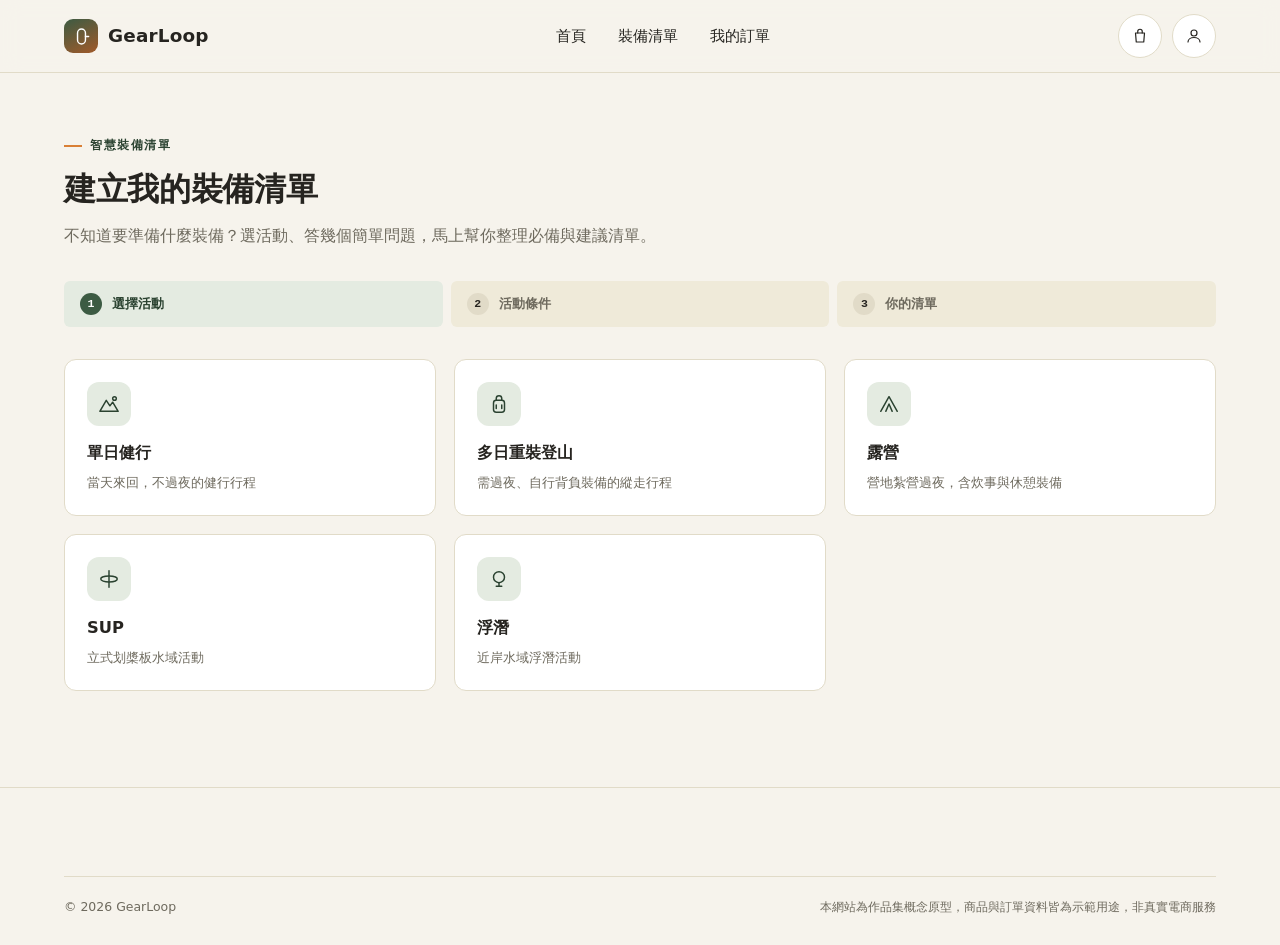
<file: checklist.html>
<!DOCTYPE html>
<html lang="zh-Hant">
<head>
<meta charset="UTF-8">
<meta name="viewport" content="width=device-width, initial-scale=1.0">
<link rel="icon" type="image/svg+xml" href="assets/favicon.svg">
<title>建立我的裝備清單｜GearLoop</title>
<meta name="description" content="依活動類型與行程條件，自動產生必備、建議與依需求裝備清單，勾選已有裝備即時算出準備完成度。">
<link rel="stylesheet" href="css/style.css">
</head>
<body>

<noscript>
  <div class="empty-state" style="max-width:640px; margin:32px auto">
    <p>此頁面需要啟用 JavaScript 才能建立與計算裝備清單，請啟用 JavaScript 後重新整理頁面。</p>
  </div>
</noscript>

<header class="site-header">
  <div class="container">
    <a href="index.html" class="brand">
      <span class="brand-mark"><svg viewBox="0 0 24 24" fill="none" stroke="#fff" stroke-width="1.8" stroke-linecap="round" stroke-linejoin="round"><rect x="7" y="2.5" width="10" height="19" rx="5"/><line x1="17" y1="12" x2="21" y2="12"/></svg></span>
      <span>GearLoop</span>
    </a>
    <nav class="main-nav">
      <a href="index.html">首頁</a>
      <a href="gear-list.html">裝備清單</a>
      <a href="account.html">我的訂單</a>
    </nav>
    <div class="header-actions">
      <a href="checkout.html" class="icon-btn" aria-label="購物車／預約清單">
        <svg viewBox="0 0 24 24" fill="none" stroke="currentColor" stroke-width="1.6" stroke-linecap="round" stroke-linejoin="round"><path d="M6 8h12l-1 12H7z"/><path d="M9 8V6a3 3 0 0 1 6 0v2"/></svg>
        <span class="cart-count" data-cart-count>0</span>
      </a>
      <a href="account.html" class="icon-btn" aria-label="會員中心">
        <svg viewBox="0 0 24 24" fill="none" stroke="currentColor" stroke-width="1.6" stroke-linecap="round" stroke-linejoin="round"><circle cx="12" cy="8" r="4"/><path d="M4 20c0-4 4-6 8-6s8 2 8 6"/></svg>
      </a>
      <button class="menu-toggle" aria-label="開啟選單" aria-expanded="false">
        <svg viewBox="0 0 24 24" fill="none" stroke="currentColor" stroke-width="1.6" stroke-linecap="round" stroke-linejoin="round"><line x1="3" y1="6" x2="21" y2="6"/><line x1="3" y1="12" x2="21" y2="12"/><line x1="3" y1="18" x2="21" y2="18"/></svg>
      </button>
    </div>
  </div>
</header>

<main>
  <section class="section-tight">
    <div class="container">
      <div class="section-head" style="margin-bottom:32px">
        <span class="eyebrow">智慧裝備清單</span>
        <h2>建立我的裝備清單</h2>
        <p>不知道要準備什麼裝備？選活動、答幾個簡單問題，馬上幫你整理必備與建議清單。</p>
      </div>

      <div id="checklistFatalError" style="display:none"></div>

      <div id="checklistWizard">
      <ol class="wizard-steps" aria-label="建立裝備清單步驟">
        <li class="wizard-step active" data-step="1" aria-current="step"><span class="ws-num">1</span> 選擇活動</li>
        <li class="wizard-step" data-step="2"><span class="ws-num">2</span> 活動條件</li>
        <li class="wizard-step" data-step="3"><span class="ws-num">3</span> 你的清單</li>
      </ol>

      <!-- Step 1 -->
      <div class="wizard-panel" id="step1">
        <h2 class="visually-hidden" id="step1Title" tabindex="-1">選擇活動</h2>
        <div class="checklist-activity-grid" id="activityChoices"></div>
      </div>

      <!-- Step 2 -->
      <div class="wizard-panel" id="step2" style="display:none">
        <div class="panel" style="max-width:640px">
          <h2 id="step2Title" tabindex="-1"></h2>
          <p class="panel-desc" id="step2Desc"></p>
          <div id="step2Questions" style="margin-top:20px"></div>
          <div class="cta-row" style="margin-top:8px">
            <button class="btn btn-ghost" type="button" id="backToStep1">上一步</button>
            <button class="btn btn-primary" type="button" id="generateListBtn">產生清單</button>
          </div>
        </div>
      </div>

      <!-- Step 3 -->
      <div class="wizard-panel" id="step3" style="display:none">
        <div class="panel completion-panel">
          <div class="completion-row">
            <div>
              <h2 id="resultTitle" tabindex="-1"></h2>
              <p class="panel-desc">勾選「我已經有」的裝備，完成度會即時更新。</p>
            </div>
            <div class="completion-badge" aria-live="polite">
              <div class="completion-pct" id="completionPct">0%</div>
              <div class="completion-label" id="completionLabel">裝備準備完成度</div>
            </div>
          </div>
          <div class="completion-bar" id="completionBar" role="progressbar" aria-valuemin="0" aria-valuemax="100" aria-valuenow="0" aria-labelledby="completionLabel"><div class="completion-bar-fill" id="completionBarFill" style="width:0%"></div></div>
          <div class="completion-breakdown" aria-live="polite">
            <span id="mustCompletionText">必備裝備完成度：0／0</span>
            <span id="suggestedCompletionText">建議攜帶：0／0</span>
            <span id="optionalCompletionText">個人選配：0／0</span>
          </div>
          <p class="field-hint" style="margin-top:8px">完成度僅以必備裝備計算，建議與選配可依行程自行調整。</p>
        </div>

        <div id="resultGroups" aria-live="polite"></div>

        <div class="cta-row" style="margin-top:8px; flex-wrap:wrap">
          <button class="btn btn-primary" type="button" id="addMissingBtn">將缺少裝備加入預約清單</button>
          <button class="btn btn-outline" type="button" id="restartBtn">重新開始</button>
          <a href="gear-list.html" class="btn btn-ghost">瀏覽全部裝備</a>
        </div>
      </div>
      </div>
    </div>
  </section>
</main>

<footer class="site-footer">
  <div class="container">
    <div class="footer-bottom">
      <span>© 2026 GearLoop</span>
      <span>本網站為作品集概念原型，商品與訂單資料皆為示範用途，非真實電商服務</span>
    </div>
  </div>
</footer>

<script src="js/icons.js"></script>
<script src="js/data.js"></script>
<script src="js/storage.js"></script>
<script src="js/main.js"></script>
<script src="js/cart.js"></script>
<script src="js/orders.js"></script>
<script src="js/credits.js"></script>
<script>
try {
  const CHECKLIST_ICONS = {
    'day-hike': 'mountain',
    'multi-day-hike': 'backpack',
    'camping': 'tent',
    'sup': 'paddleboard',
    'snorkeling': 'snorkel',
  };

  let step = 1;
  let activeActivity = null;
  let answers = {};
  let ownedIds = new Set();

  const step1El = document.getElementById('step1');
  const step2El = document.getElementById('step2');
  const step3El = document.getElementById('step3');
  const stepIndicators = document.querySelectorAll('.wizard-step');

  const STEP_HEADING_IDS = { 1: 'step1Title', 2: 'step2Title', 3: 'resultTitle' };

  function goToStep(n) {
    step = n;
    step1El.style.display = n === 1 ? 'block' : 'none';
    step2El.style.display = n === 2 ? 'block' : 'none';
    step3El.style.display = n === 3 ? 'block' : 'none';
    stepIndicators.forEach((el) => {
      const s = parseInt(el.dataset.step, 10);
      el.classList.toggle('active', s === n);
      el.classList.toggle('done', s < n);
      if (s === n) {
        el.setAttribute('aria-current', 'step');
      } else {
        el.removeAttribute('aria-current');
      }
    });
    const reduceMotion = window.matchMedia('(prefers-reduced-motion: reduce)').matches;
    window.scrollTo({ top: 0, behavior: reduceMotion ? 'auto' : 'smooth' });
    const heading = document.getElementById(STEP_HEADING_IDS[n]);
    if (heading) heading.focus();
  }

  function renderActivityChoices() {
    const wrap = document.getElementById('activityChoices');
    wrap.innerHTML = CHECKLIST_ACTIVITIES.map((a) => `
      <button type="button" class="checklist-activity-card" data-id="${a.id}">
        <div class="ac-icon">${svgIcon(CHECKLIST_ICONS[a.id] || 'package')}</div>
        <h3>${a.name}</h3>
        <p>${a.desc}</p>
      </button>
    `).join('');
    wrap.querySelectorAll('.checklist-activity-card').forEach((btn) => {
      btn.addEventListener('click', () => {
        activeActivity = getChecklistActivity(btn.dataset.id);
        answers = {};
        renderStep2();
        goToStep(2);
      });
    });
  }

  function renderStep2() {
    document.getElementById('step2Title').textContent = activeActivity.name;
    document.getElementById('step2Desc').textContent = activeActivity.desc;
    const wrap = document.getElementById('step2Questions');
    wrap.innerHTML = activeActivity.questions.map((q) => {
      if (q.type === 'select') {
        return `
          <div class="form-row">
            <label for="q-${q.id}">${q.label}</label>
            <select class="input" id="q-${q.id}" data-qid="${q.id}">
              ${q.options.map((o) => `<option value="${o.value}">${o.label}</option>`).join('')}
            </select>
          </div>`;
      }
      return `
        <div class="form-row">
          <label for="q-${q.id}">${q.label}</label>
          <input type="number" class="input" id="q-${q.id}" data-qid="${q.id}" min="${q.min}" max="${q.max}" placeholder="${q.placeholder || ''}">
        </div>`;
    }).join('');
    if (activeActivity.questions.length === 0) {
      wrap.innerHTML = `<p class="field-hint">這個活動不需要額外設定，直接產生清單即可。</p>`;
    }
  }

  document.getElementById('backToStep1').addEventListener('click', () => goToStep(1));

  document.getElementById('generateListBtn').addEventListener('click', () => {
    answers = {};
    activeActivity.questions.forEach((q) => {
      const el = document.getElementById(`q-${q.id}`);
      answers[q.id] = q.type === 'number' ? parseFloat(el.value) || null : el.value;
    });
    ownedIds = new Set();
    renderStep3();
    goToStep(3);
    setChecklistState({ activityId: activeActivity.id, activityName: activeActivity.name, answers, generatedAt: new Date().toISOString() });
  });

  function groupHTML(title, ids, groupKey) {
    if (!ids.length) return '';
    const rows = ids.map((id) => {
      const item = getGearById(id);
      if (!item) return '';
      const checked = ownedIds.has(id) ? 'checked' : '';
      return `
        <label class="checklist-row">
          <input type="checkbox" data-gear-id="${id}" ${checked}>
          <div class="cr-thumb gear-thumb${item.photo ? ' has-photo' : ''}" data-activity="${item.activity}">
            ${item.photo ? `<img src="${item.photo}" alt="${item.name}">` : svgIcon(item.icon)}
          </div>
          <div class="cr-body">
            <div class="cr-title">${item.name}</div>
            <div class="cr-meta">租借 ${formatCurrency(item.rentPricePerDay)}/天 ・ 購買 ${formatCurrency(item.buyPrice)}</div>
          </div>
          <a href="product.html?id=${item.id}" class="btn btn-ghost btn-sm" onclick="event.stopPropagation()">查看商品</a>
        </label>`;
    }).join('');
    return `
      <div class="checklist-group">
        <h3 class="checklist-group-title">${title}</h3>
        <div class="checklist-group-body">${rows}</div>
      </div>`;
  }

  function allListedIds() {
    return [...activeActivity.must, ...activeActivity.suggested, ...activeActivity.optional];
  }

  /* Must/suggested/optional are tracked as three separate tallies — the
     headline progress bar only ever reflects must-have gear, so finishing
     the essentials always reads as "done" regardless of how many optional
     or suggested items are still unchecked. */
  function tally(ids) {
    return { owned: ids.filter((id) => ownedIds.has(id)).length, total: ids.length };
  }

  function updateCompletion() {
    const must = tally(activeActivity.must);
    const suggested = tally(activeActivity.suggested);
    const optional = tally(activeActivity.optional);
    const mustPct = must.total ? Math.round((must.owned / must.total) * 100) : 100;

    document.getElementById('completionPct').textContent = `${mustPct}%`;
    document.getElementById('completionBarFill').style.width = `${mustPct}%`;
    document.getElementById('completionBar').setAttribute('aria-valuenow', String(mustPct));
    document.getElementById('completionLabel').textContent = mustPct >= 100 ? '必備裝備已準備完成' : '裝備準備完成度';
    document.getElementById('mustCompletionText').textContent = `必備裝備完成度：${must.owned}／${must.total}`;
    document.getElementById('suggestedCompletionText').textContent = `建議攜帶：${suggested.owned}／${suggested.total}`;
    document.getElementById('optionalCompletionText').textContent = `個人選配：${optional.owned}／${optional.total}`;
  }

  function renderStep3() {
    document.getElementById('resultTitle').textContent = `${activeActivity.name}的裝備清單`;
    const groups = document.getElementById('resultGroups');
    groups.innerHTML = [
      groupHTML('必備裝備', activeActivity.must, 'must'),
      groupHTML('建議攜帶', activeActivity.suggested, 'suggested'),
      groupHTML('依個人需求', activeActivity.optional, 'optional'),
    ].join('');

    groups.querySelectorAll('input[type="checkbox"][data-gear-id]').forEach((cb) => {
      cb.closest('.checklist-row').classList.toggle('owned', cb.checked);
      cb.addEventListener('change', () => {
        if (cb.checked) ownedIds.add(cb.dataset.gearId);
        else ownedIds.delete(cb.dataset.gearId);
        cb.closest('.checklist-row').classList.toggle('owned', cb.checked);
        updateCompletion();
      });
    });
    updateCompletion();
  }

  document.getElementById('addMissingBtn').addEventListener('click', () => {
    const missing = allListedIds().filter((id) => !ownedIds.has(id));
    if (missing.length === 0) {
      showToast('裝備都已經有囉，沒有缺少的項目');
      return;
    }

    const sizedItems = [];
    const addableItems = [];
    missing.forEach((id) => {
      const item = getGearById(id);
      if (!item) return;
      if (getSizeStockForMode(item, 'rent')) sizedItems.push(item);
      else addableItems.push(item);
    });

    // Default dates: reuse the cart's existing rental range if one already exists (so this
    // can never create a same-cart date conflict); otherwise a plain +3/+6 default — but
    // always shown and editable, never decided silently in the background.
    const existingRange = getCartRentalDateRange();
    const defaultStart = existingRange ? existingRange.startDate : todayStr(3);
    const defaultEnd = existingRange ? existingRange.endDate : todayStr(6);

    const overlay = showModal(`
      <h2 id="addMissingTitle" style="font-size:1.15rem">確認加入預約清單</h2>
      <div class="review-box" style="margin-top:4px">
        <div class="review-row"><span>活動</span><span>${activeActivity.name}</span></div>
        ${answers.people ? `<div class="review-row"><span>人數</span><span>${answers.people} 人</span></div>` : ''}
      </div>
      <div class="kit-modal-field-row">
        <div class="kit-modal-field">
          <label for="missingStartDate">取貨日</label>
          <input type="date" class="input" id="missingStartDate" value="${defaultStart}" min="${todayStr()}">
        </div>
        <div class="kit-modal-field">
          <label for="missingEndDate">歸還日</label>
          <input type="date" class="input" id="missingEndDate" value="${defaultEnd}">
        </div>
      </div>
      <div class="kit-modal-field">
        <p class="field-hint" style="margin-bottom:6px">將加入預約清單（${addableItems.length} 項）</p>
        <ul class="rental-contents-list">${addableItems.map((i) => `<li>${svgIcon('checkCircle', 'style="width:14px;height:14px"')} ${i.name}</li>`).join('') || `<li class="field-hint">（無，全部需要先選尺寸）</li>`}</ul>
      </div>
      ${sizedItems.length ? `
        <div class="kit-modal-field">
          <p class="field-hint" style="margin-bottom:6px; color:var(--color-warning)">需要先選擇尺寸，不會自動加入</p>
          <ul class="rental-contents-list">
            ${sizedItems.map((i) => `<li>${svgIcon('alertTriangle', 'style="width:14px;height:14px"')} ${i.name}<a href="product.html?id=${i.id}" class="btn btn-ghost btn-sm" style="margin-left:10px">前往商品頁</a></li>`).join('')}
          </ul>
        </div>
      ` : ''}
      <p class="form-error" id="missingModalError" role="alert" style="display:none"></p>
      <div class="modal-actions">
        <button type="button" class="btn btn-primary btn-block" id="confirmAddMissing" ${addableItems.length === 0 ? 'disabled' : ''}>確認加入</button>
        <button type="button" class="btn btn-ghost btn-block" id="cancelAddMissing">取消</button>
      </div>
    `, { labelledBy: 'addMissingTitle' });

    const startInput = overlay.querySelector('#missingStartDate');
    const endInput = overlay.querySelector('#missingEndDate');
    const errorEl = overlay.querySelector('#missingModalError');
    function showMissingError(msg) { errorEl.textContent = msg; errorEl.style.display = 'block'; }

    [startInput, endInput].forEach((el) => el.addEventListener('change', () => {
      if (endInput.value && startInput.value && endInput.value <= startInput.value) {
        const d = new Date(`${startInput.value}T00:00:00`);
        d.setDate(d.getDate() + 1);
        endInput.value = localDateString(d);
      }
      errorEl.style.display = 'none';
    }));

    const confirmBtn = overlay.querySelector('#confirmAddMissing');
    if (confirmBtn) {
      confirmBtn.addEventListener('click', () => {
        const start = startInput.value;
        const end = endInput.value;
        const days = daysBetween(start, end);
        if (days <= 0) { showMissingError('請選擇有效的取貨與歸還日期。'); return; }
        if (!isSameRentalDateRange(start, end)) {
          showMissingError('所選日期與購物車目前的租借日期不同，請調整日期或先確認購物車。');
          return;
        }
        const shortage = addableItems.find((item) => getAvailableRentalStock({ gearId: item.id, startDate: start, endDate: end }) < 1);
        if (shortage) {
          showMissingError(`${shortage.name} 所選日期目前無庫存，請調整日期或至商品頁查看其他選項。`);
          return;
        }

        let allOk = true;
        addableItems.forEach((item) => {
          const ok = addToCart({
            gearId: item.id, name: item.name, icon: item.icon, photo: item.photo || null, activity: item.activity,
            mode: 'rent', selectedSize: null, recommendedSize: null, quantity: 1,
            startDate: start, endDate: end, days,
            unitPrice: item.rentPricePerDay, lineTotal: days * item.rentPricePerDay,
          });
          if (!ok) allOk = false;
        });
        closeModal();
        if (!allOk) {
          showToast('資料暫時無法儲存，請確認瀏覽器沒有停用網站儲存功能。');
          return;
        }
        showToast(sizedItems.length > 0
          ? `已加入 ${addableItems.length} 項裝備，另有 ${sizedItems.length} 項需要先選擇尺寸。`
          : `已加入 ${addableItems.length} 項裝備。`);
      });
    }
    overlay.querySelector('#cancelAddMissing').addEventListener('click', () => closeModal());
  });

  document.getElementById('restartBtn').addEventListener('click', () => {
    activeActivity = null;
    answers = {};
    ownedIds = new Set();
    goToStep(1);
  });

  renderActivityChoices();
} catch (err) {
  console.error(err);
  document.getElementById('checklistWizard').style.display = 'none';
  renderFatalErrorState(document.getElementById('checklistFatalError'), { message: '裝備清單工具目前無法載入，請重新整理頁面。' });
}
</script>
</body>
</html>
</file>
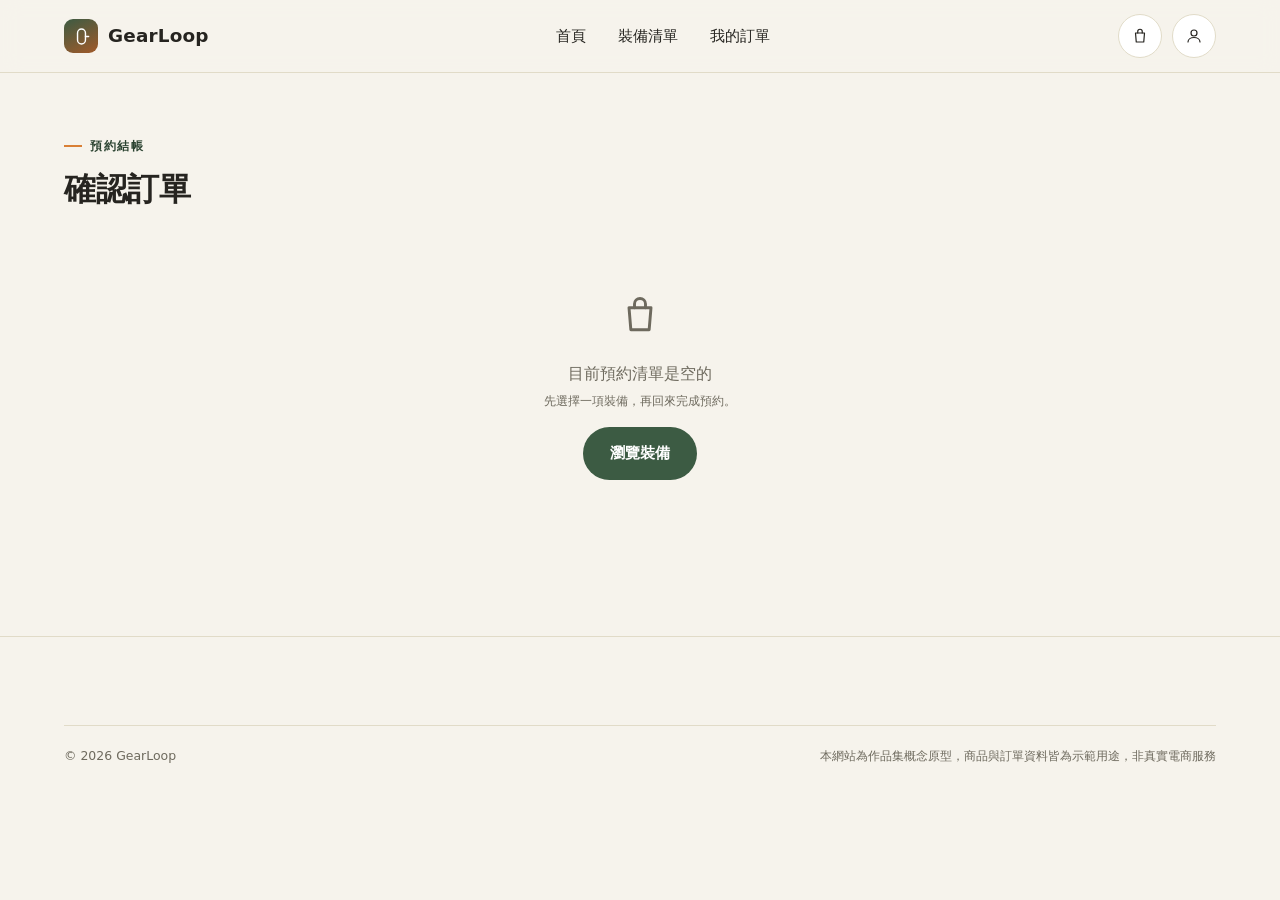
<file: checkout.html>
<!DOCTYPE html>
<html lang="zh-Hant">
<head>
<meta charset="UTF-8">
<meta name="viewport" content="width=device-width, initial-scale=1.0">
<link rel="icon" type="image/svg+xml" href="assets/favicon.svg">
<title id="pageTitle">確認訂單｜GearLoop</title>
<link rel="stylesheet" href="css/style.css">
</head>
<body>

<noscript>
  <div class="empty-state" style="max-width:640px; margin:32px auto">
    <p>此頁面需要啟用 JavaScript 才能完成結帳，請啟用 JavaScript 後重新整理頁面。</p>
  </div>
</noscript>

<header class="site-header">
  <div class="container">
    <a href="index.html" class="brand">
      <span class="brand-mark"><svg viewBox="0 0 24 24" fill="none" stroke="#fff" stroke-width="1.8" stroke-linecap="round" stroke-linejoin="round"><rect x="7" y="2.5" width="10" height="19" rx="5"/><line x1="17" y1="12" x2="21" y2="12"/></svg></span>
      <span>GearLoop</span>
    </a>
    <nav class="main-nav">
      <a href="index.html">首頁</a>
      <a href="gear-list.html">裝備清單</a>
      <a href="account.html">我的訂單</a>
    </nav>
    <div class="header-actions">
      <a href="checkout.html" class="icon-btn active" aria-label="購物車／預約清單">
        <svg viewBox="0 0 24 24" fill="none" stroke="currentColor" stroke-width="1.6" stroke-linecap="round" stroke-linejoin="round"><path d="M6 8h12l-1 12H7z"/><path d="M9 8V6a3 3 0 0 1 6 0v2"/></svg>
        <span class="cart-count" data-cart-count>0</span>
      </a>
      <a href="account.html" class="icon-btn" aria-label="會員中心">
        <svg viewBox="0 0 24 24" fill="none" stroke="currentColor" stroke-width="1.6" stroke-linecap="round" stroke-linejoin="round"><circle cx="12" cy="8" r="4"/><path d="M4 20c0-4 4-6 8-6s8 2 8 6"/></svg>
      </a>
      <button class="menu-toggle" aria-label="開啟選單" aria-expanded="false">
        <svg viewBox="0 0 24 24" fill="none" stroke="currentColor" stroke-width="1.6" stroke-linecap="round" stroke-linejoin="round"><line x1="3" y1="6" x2="21" y2="6"/><line x1="3" y1="12" x2="21" y2="12"/><line x1="3" y1="18" x2="21" y2="18"/></svg>
      </button>
    </div>
  </div>
</header>

<main>
  <section class="section-tight">
    <div class="container">
      <div class="section-head" style="margin-bottom:24px">
        <span class="eyebrow" id="pageEyebrow">預約結帳</span>
        <h2 id="pageHeading">確認訂單</h2>
      </div>

      <div id="checkoutWithItems">
        <div class="checkout-layout">
          <div class="checkout-main">

            <div class="panel">
              <h2>聯絡資料</h2>
              <p class="panel-desc">用於通知取貨提醒與訂單狀態，僅本次預約使用。</p>
              <div class="form-row">
                <label for="customerName">姓名 <span class="required-mark">必填</span></label>
                <input type="text" class="input" id="customerName" autocomplete="name">
                <p class="form-error" id="err-customerName" role="alert"></p>
              </div>
              <div class="form-row">
                <label for="customerPhone">手機號碼 <span class="required-mark">必填</span></label>
                <input type="tel" class="input" id="customerPhone" autocomplete="tel" inputmode="tel" placeholder="0912-345-678">
                <p class="form-error" id="err-customerPhone" role="alert"></p>
              </div>
              <div class="form-row">
                <label for="customerEmail">電子信箱 <span class="required-mark">必填</span></label>
                <input type="email" class="input" id="customerEmail" autocomplete="email" placeholder="you@example.com">
                <p class="form-error" id="err-customerEmail" role="alert"></p>
              </div>
            </div>

            <div class="panel">
              <h2 id="fulfillmentHeading">取貨與歸還</h2>
              <div class="form-row">
                <label for="pickupDateInput">取貨日期 <span class="required-mark">必填</span></label>
                <input type="date" class="input" id="pickupDateInput">
                <p class="field-hint" id="pickupDateHint" style="display:none"></p>
                <p class="form-error" id="err-pickupDate" role="alert"></p>
              </div>
              <div class="form-row">
                <label for="pickupLocation">取貨地點 <span class="required-mark">必填</span></label>
                <select class="input" id="pickupLocation">
                  <option value="">請選擇取貨地點</option>
                  <option value="台北信義門市">台北信義門市</option>
                  <option value="新竹門市">新竹門市</option>
                  <option value="台中大雅門市">台中大雅門市</option>
                </select>
                <p class="form-error" id="err-pickupLocation" role="alert"></p>
              </div>

              <div class="form-row">
                <label id="pickupTimeLabel">取貨時段 <span class="required-mark">必填</span></label>
                <div class="radio-card-group" id="pickupTimeGroup" role="radiogroup" aria-labelledby="pickupTimeLabel">
                  <label class="radio-card">
                    <input type="radio" name="pickupTime" value="09:00-12:00">
                    <div class="rc-title">上午 09:00–12:00</div>
                    <div class="rc-sub">適合當天要出發的行程</div>
                  </label>
                  <label class="radio-card">
                    <input type="radio" name="pickupTime" value="13:00-17:00">
                    <div class="rc-title">下午 13:00–17:00</div>
                    <div class="rc-sub">最多人選擇的時段</div>
                  </label>
                  <label class="radio-card">
                    <input type="radio" name="pickupTime" value="17:00-19:00">
                    <div class="rc-title">傍晚 17:00–19:00</div>
                    <div class="rc-sub">適合隔天一早出發</div>
                  </label>
                </div>
                <p class="form-error" id="err-pickupTime" role="alert"></p>
              </div>

              <div id="returnFieldsWrap">
                <div class="form-row">
                  <label for="returnLocation">歸還地點 <span class="required-mark">必填</span></label>
                  <select class="input" id="returnLocation">
                    <option value="same">與取貨門市相同</option>
                    <option value="台北信義門市">台北信義門市</option>
                    <option value="新竹門市">新竹門市</option>
                    <option value="台中大雅門市">台中大雅門市</option>
                  </select>
                  <p class="form-error" id="err-returnLocation" role="alert"></p>
                </div>

                <div class="form-row">
                  <label id="returnTimeLabel">歸還時段 <span class="required-mark">必填</span></label>
                  <div class="radio-card-group" id="returnTimeGroup" role="radiogroup" aria-labelledby="returnTimeLabel">
                    <label class="radio-card">
                      <input type="radio" name="returnTime" value="09:00-12:00">
                      <div class="rc-title">上午 09:00–12:00</div>
                      <div class="rc-sub">歸還後立即檢查，最快退還押金</div>
                    </label>
                    <label class="radio-card">
                      <input type="radio" name="returnTime" value="13:00-17:00">
                      <div class="rc-title">下午 13:00–17:00</div>
                      <div class="rc-sub">最多人選擇的時段</div>
                    </label>
                  </div>
                  <p class="form-error" id="err-returnTime" role="alert"></p>
                </div>
                <p class="field-hint">租借天數以取貨日至歸還日之間的晚數計算，例如 8 月 1 日取貨、8 月 4 日歸還，共計 3 天。</p>
              </div>
            </div>

            <div class="panel" id="rentPolicyPanel">
              <h2>天氣與取消政策</h2>
              <div class="policy-banner">
                <div class="pb-icon"><svg viewBox="0 0 24 24" fill="none" stroke="currentColor" stroke-width="1.6" stroke-linecap="round" stroke-linejoin="round"><path d="M7 18a4 4 0 0 1 0-8 5 5 0 0 1 9.6-1.5A4.5 4.5 0 0 1 17 18H7z"/></svg></div>
                <div>
                  <h3>戶外行程本來就有變數，我們理解</h3>
                  <ul>
                    <li>取貨日當天若中央氣象署對活動所在地發布颱風／豪雨警特報，可免費全額退款或改期，不限次數</li>
                    <li>非天氣因素之取消，於取貨前 48 小時可全額退款；24–48 小時內取消退還 50%；24 小時內恕不退款</li>
                    <li>水域活動如遇當地封灘、封海公告，視同不可抗力，全額退款</li>
                  </ul>
                  <a href="policies.html" class="btn btn-outline btn-sm" style="margin-top:12px">查看完整租借規範</a>
                </div>
              </div>
            </div>

            <div class="panel" id="buyPolicyPanel" style="display:none">
              <h2>取貨、取消與退款說明</h2>
              <div class="policy-banner">
                <div class="pb-icon"><svg viewBox="0 0 24 24" fill="none" stroke="currentColor" stroke-width="1.6" stroke-linecap="round" stroke-linejoin="round"><path d="M7 18a4 4 0 0 1 0-8 5 5 0 0 1 9.6-1.5A4.5 4.5 0 0 1 17 18H7z"/></svg></div>
                <div>
                  <h3>購買前，這些規則你會想知道</h3>
                  <ul>
                    <li>取貨前 48 小時可全額退款；24–48 小時內取消退還 50%；24 小時內恕不退款</li>
                    <li>取貨時可當場檢查商品，若有瑕疵可現場更換或申請退貨</li>
                    <li>完成取貨後如需退換貨，請於 7 天內聯繫門市</li>
                  </ul>
                  <a href="policies.html" class="btn btn-outline btn-sm" style="margin-top:12px">查看完整租借規範</a>
                </div>
              </div>
            </div>

            <div class="panel" id="compatPanel" style="display:none">
              <h2>裝備組合提醒</h2>
              <p class="panel-desc">依你目前的預約清單自動檢查，僅供參考，不會擋下送出預約。</p>
              <div id="compatWarnings"></div>
            </div>

            <div class="panel">
              <h2 id="itemsPanelHeading">商品確認</h2>
              <p class="panel-desc">確認品項、租借區間與模式，如需調整可回裝備頁重新設定。</p>
              <div id="checkoutItemList"></div>
            </div>

            <div class="panel" id="creditsPanel" style="display:none">
              <h2>先租後買折抵</h2>
              <div id="creditsList"></div>
            </div>

          </div>

          <div class="checkout-side">
            <div class="panel order-summary">
              <h2>訂單摘要</h2>
              <div id="summaryLineItems"></div>
              <div class="summary-totals" id="summaryTotals"></div>
              <div class="deposit-note" id="depositNote"></div>

              <div class="review-box" id="reviewBox">
                <h3>請確認以下資訊</h3>
                <div id="reviewContent" aria-live="polite"></div>
              </div>

              <p class="form-error" id="err-general" role="alert" style="margin-top:12px"></p>

              <label class="checkbox-row">
                <input type="checkbox" id="agreeCheckbox">
                <span id="agreementText">我已確認租借日期、尺寸、取還方式，並同意租借、損壞與取消規則。</span>
              </label>
              <p class="form-error" id="err-agree" role="alert"></p>
              <button class="btn btn-primary btn-block" style="margin-top:14px" id="confirmBtn">送出預約</button>
            </div>
          </div>
        </div>
      </div>

      <div class="empty-state" id="checkoutEmptyState" style="display:none">
        <svg viewBox="0 0 24 24" fill="none" stroke="currentColor" stroke-width="1.6" stroke-linecap="round" stroke-linejoin="round"><path d="M6 8h12l-1 12H7z"/><path d="M9 8V6a3 3 0 0 1 6 0v2"/></svg>
        <p>目前預約清單是空的</p>
        <p class="field-hint">先選擇一項裝備，再回來完成預約。</p>
        <a href="gear-list.html" class="btn btn-forest" style="margin-top:16px">瀏覽裝備</a>
      </div>

      <div class="empty-state" id="checkoutSuccessState" style="display:none"></div>
      <div id="checkoutFatalError" style="display:none"></div>
    </div>
  </section>
</main>

<footer class="site-footer">
  <div class="container">
    <div class="footer-bottom">
      <span>© 2026 GearLoop</span>
      <span>本網站為作品集概念原型，商品與訂單資料皆為示範用途，非真實電商服務</span>
    </div>
  </div>
</footer>

<script src="js/icons.js"></script>
<script src="js/data.js"></script>
<script src="js/storage.js"></script>
<script src="js/main.js"></script>
<script src="js/cart.js"></script>
<script src="js/orders.js"></script>
<script src="js/credits.js"></script>
<script src="js/checkout.js"></script>
</body>
</html>
</file>
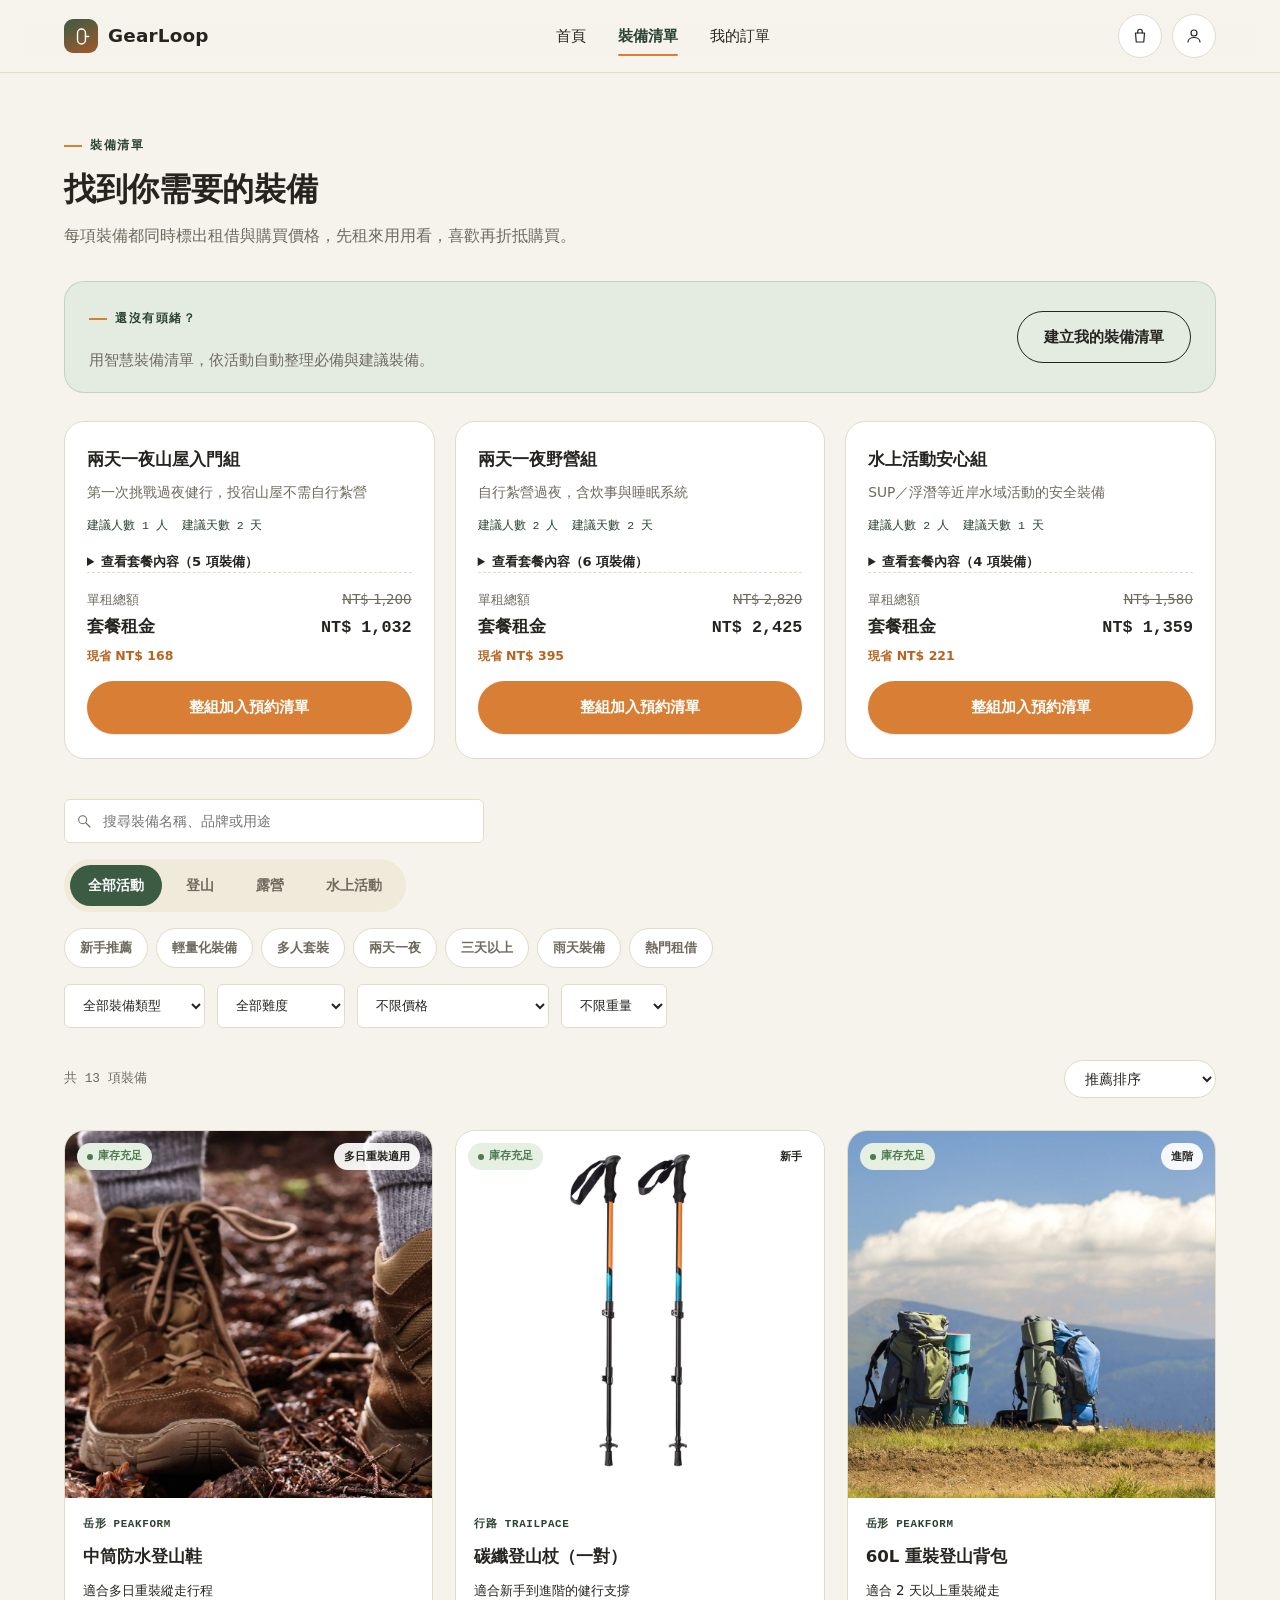
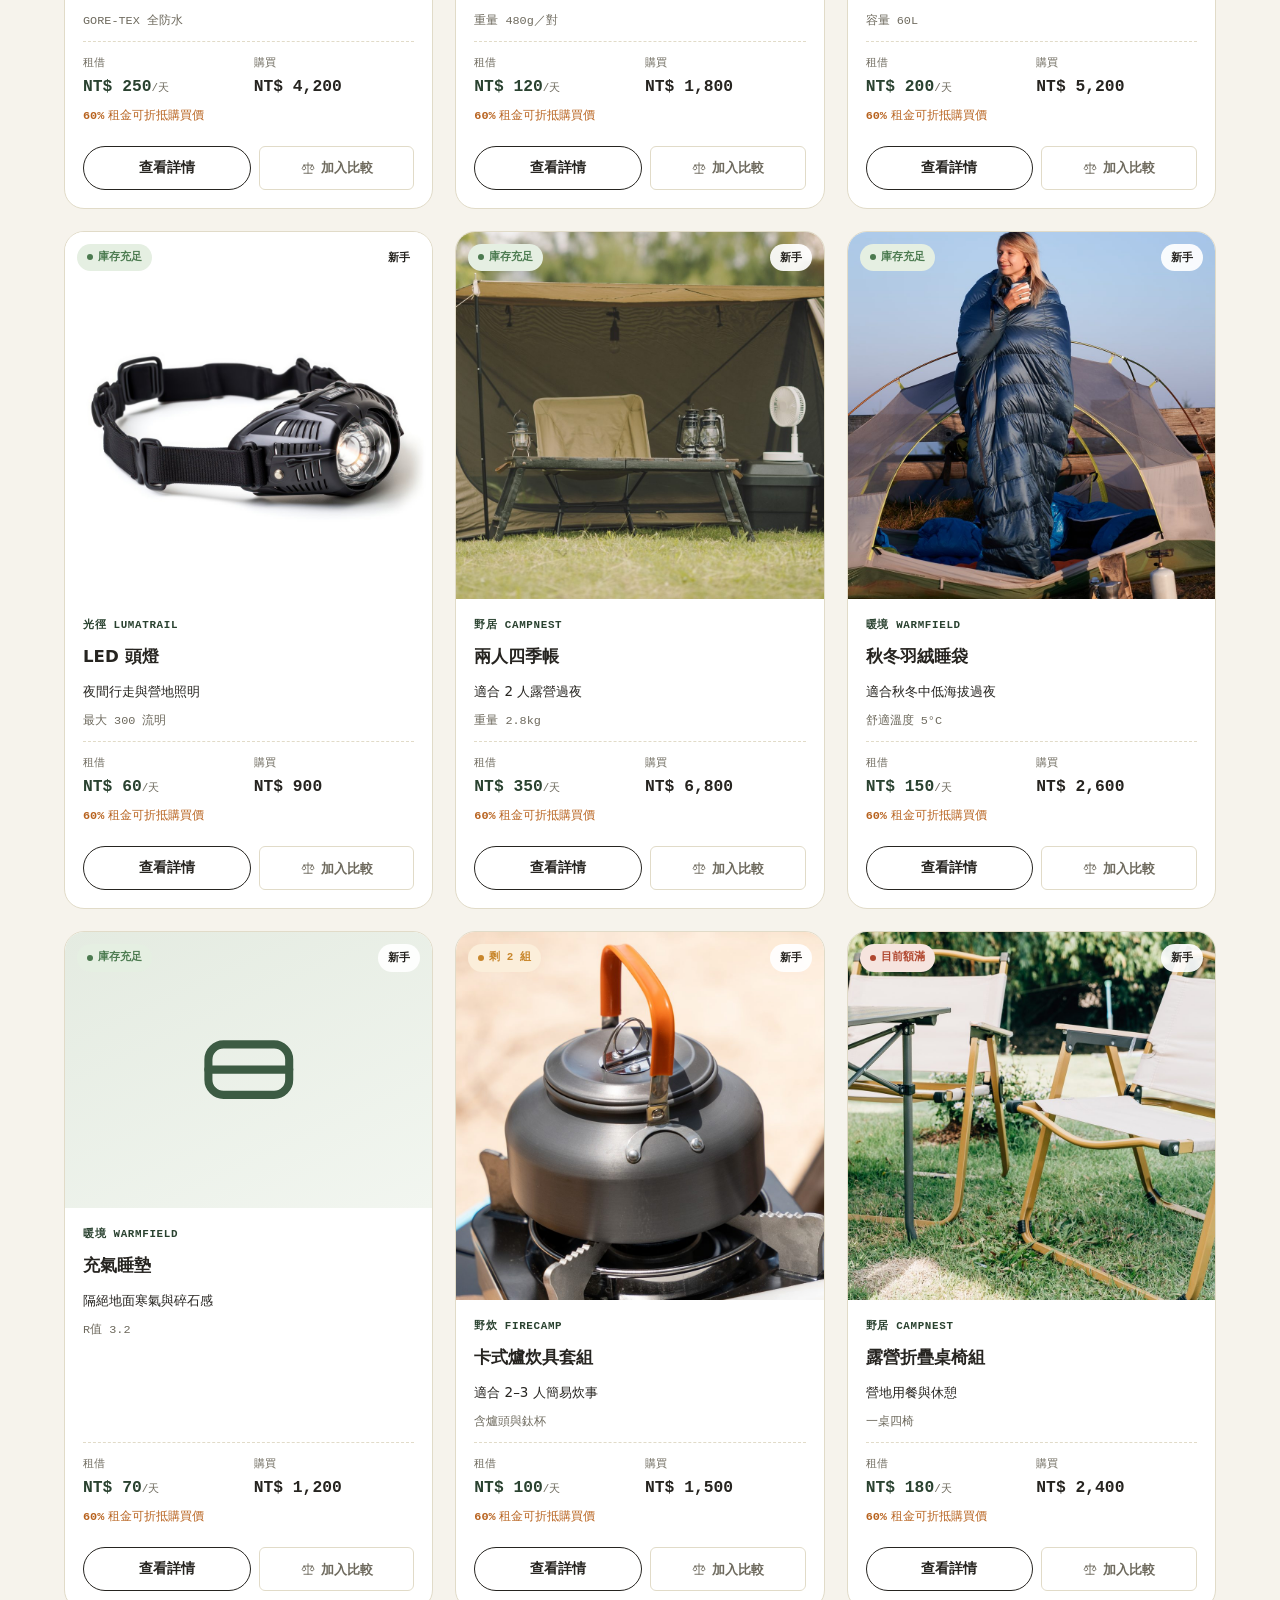
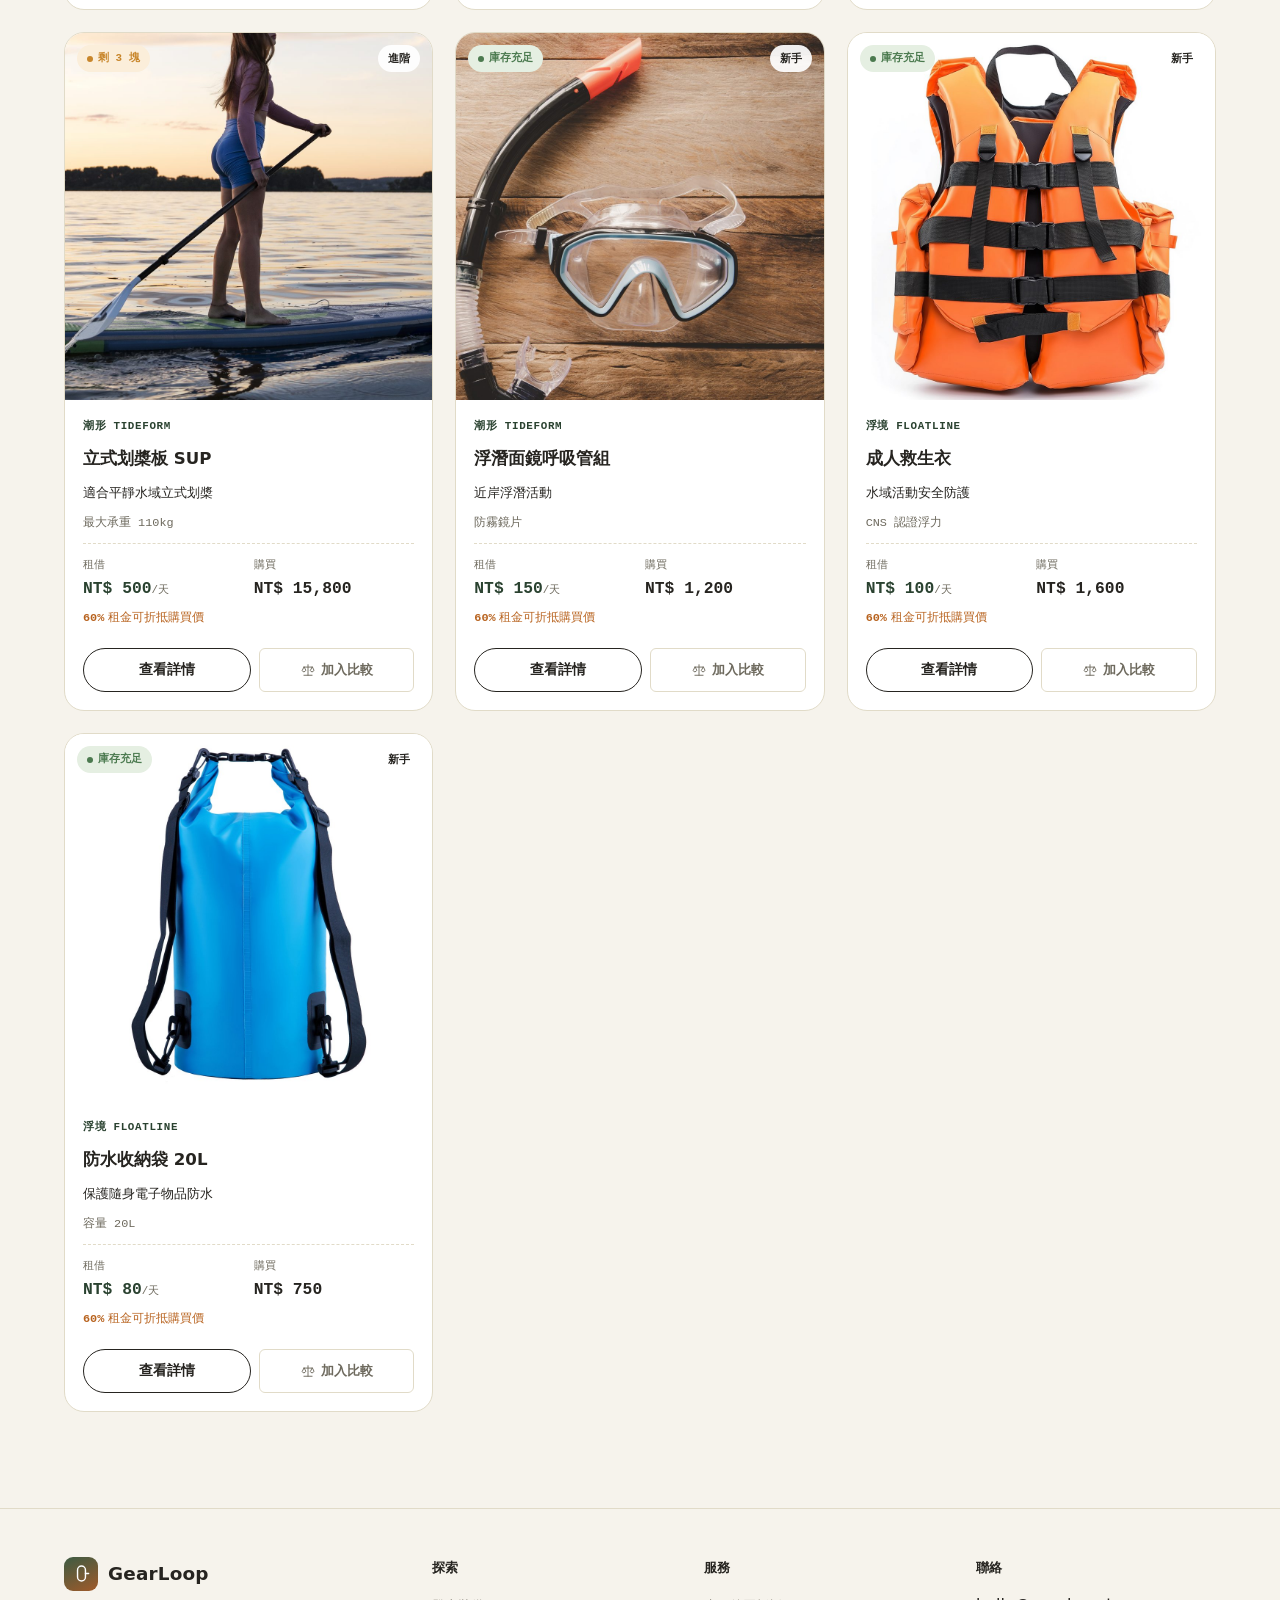
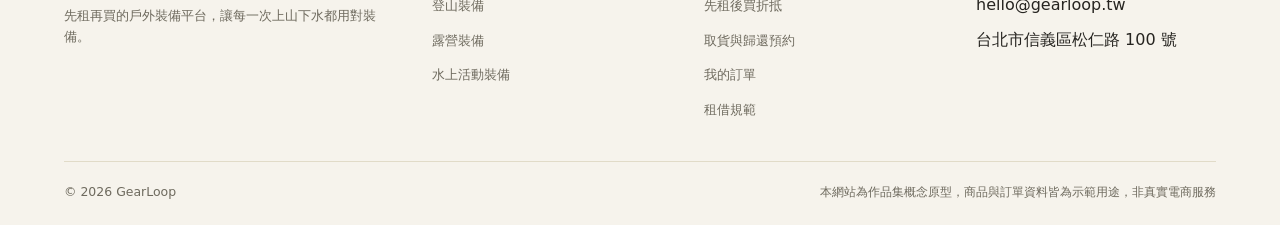
<file: gear-list.html>
<!DOCTYPE html>
<html lang="zh-Hant">
<head>
<meta charset="UTF-8">
<meta name="viewport" content="width=device-width, initial-scale=1.0">
<link rel="icon" type="image/svg+xml" href="assets/favicon.svg">
<title>裝備清單｜GearLoop</title>
<meta name="description" content="依活動、裝備類型、需求篩選裝備，一次比較租借與購買價格、庫存狀態。">
<link rel="stylesheet" href="css/style.css">
</head>
<body>

<noscript>
  <div class="empty-state" style="max-width:640px; margin:32px auto">
    <p>此頁面需要啟用 JavaScript 才能顯示裝備清單，請啟用 JavaScript 後重新整理頁面。</p>
  </div>
</noscript>

<header class="site-header">
  <div class="container">
    <a href="index.html" class="brand">
      <span class="brand-mark"><svg viewBox="0 0 24 24" fill="none" stroke="#fff" stroke-width="1.8" stroke-linecap="round" stroke-linejoin="round"><rect x="7" y="2.5" width="10" height="19" rx="5"/><line x1="17" y1="12" x2="21" y2="12"/></svg></span>
      <span>GearLoop</span>
    </a>
    <nav class="main-nav">
      <a href="index.html">首頁</a>
      <a href="gear-list.html" class="active">裝備清單</a>
      <a href="account.html">我的訂單</a>
    </nav>
    <div class="header-actions">
      <a href="checkout.html" class="icon-btn" aria-label="購物車／預約清單">
        <svg viewBox="0 0 24 24" fill="none" stroke="currentColor" stroke-width="1.6" stroke-linecap="round" stroke-linejoin="round"><path d="M6 8h12l-1 12H7z"/><path d="M9 8V6a3 3 0 0 1 6 0v2"/></svg>
        <span class="cart-count" data-cart-count>0</span>
      </a>
      <a href="account.html" class="icon-btn" aria-label="會員中心">
        <svg viewBox="0 0 24 24" fill="none" stroke="currentColor" stroke-width="1.6" stroke-linecap="round" stroke-linejoin="round"><circle cx="12" cy="8" r="4"/><path d="M4 20c0-4 4-6 8-6s8 2 8 6"/></svg>
      </a>
      <button class="menu-toggle" aria-label="開啟選單" aria-expanded="false">
        <svg viewBox="0 0 24 24" fill="none" stroke="currentColor" stroke-width="1.6" stroke-linecap="round" stroke-linejoin="round"><line x1="3" y1="6" x2="21" y2="6"/><line x1="3" y1="12" x2="21" y2="12"/><line x1="3" y1="18" x2="21" y2="18"/></svg>
      </button>
    </div>
  </div>
</header>

<main>
  <section class="section-tight">
    <div class="container">
      <div class="section-head" style="margin-bottom:32px">
        <span class="eyebrow">裝備清單</span>
        <h2>找到你需要的裝備</h2>
        <p>每項裝備都同時標出租借與購買價格，先租來用用看，喜歡再折抵購買。</p>
      </div>

      <div class="checklist-cta-panel checklist-cta-compact">
        <div>
          <span class="eyebrow">還沒有頭緒？</span>
          <p style="margin-top:6px">用智慧裝備清單，依活動自動整理必備與建議裝備。</p>
        </div>
        <a href="checklist.html" class="btn btn-outline">建立我的裝備清單</a>
      </div>

      <div class="kit-grid" id="listKitGrid" style="margin-bottom:40px"></div>

      <button type="button" class="filter-toggle-btn btn btn-outline" id="filterToggleBtn" aria-expanded="false" aria-controls="filtersBody">
        篩選裝備
        <svg viewBox="0 0 24 24" fill="none" stroke="currentColor" stroke-width="2" stroke-linecap="round" stroke-linejoin="round" style="width:14px;height:14px"><polyline points="6 9 12 15 18 9"/></svg>
      </button>

      <div class="filters-panel">
        <div class="filters-body" id="filtersBody">
          <div class="search-input-wrap">
            <svg viewBox="0 0 24 24" fill="none" stroke="currentColor" stroke-width="1.6" stroke-linecap="round" stroke-linejoin="round"><circle cx="10" cy="10" r="6"/><line x1="15" y1="15" x2="21" y2="21"/></svg>
            <input type="search" class="search-input" id="searchInput" placeholder="搜尋裝備名稱、品牌或用途" aria-label="搜尋裝備">
          </div>

          <div class="tab-group" id="activityTabs" role="group" aria-label="依活動篩選" style="margin-top:16px">
            <button class="tab-btn" data-activity="all" aria-pressed="false">全部活動</button>
            <button class="tab-btn" data-activity="hiking" aria-pressed="false">登山</button>
            <button class="tab-btn" data-activity="camping" aria-pressed="false">露營</button>
            <button class="tab-btn" data-activity="water" aria-pressed="false">水上活動</button>
          </div>

          <div class="need-tag-row" id="needTagRow" role="group" aria-label="依需求篩選" style="margin-top:16px"></div>

          <div class="filter-row-controls" style="margin-top:16px">
            <select class="filter-select" id="gearTypeSelect" aria-label="裝備類型篩選">
              <option value="all">全部裝備類型</option>
            </select>
            <select class="filter-select" id="difficultySelect" aria-label="難度篩選">
              <option value="all">全部難度</option>
            </select>
            <select class="filter-select" id="priceSelect" aria-label="價格範圍">
              <option value="all">不限價格</option>
              <option value="low">租金 NT$150 以下／天</option>
              <option value="mid">租金 NT$150–300／天</option>
              <option value="high">租金 NT$300 以上／天</option>
            </select>
            <select class="filter-select" id="weightSelect" aria-label="重量篩選">
              <option value="all">不限重量</option>
              <option value="light">1kg 以下</option>
              <option value="mid">1–3kg</option>
              <option value="heavy">3kg 以上</option>
            </select>
          </div>
        </div>
      </div>

      <div class="active-filters-row" id="activeFiltersRow" style="margin-bottom:20px"></div>

      <div class="filter-bar">
        <span class="result-count" id="resultCount"></span>
        <select class="sort-select" id="sortSelect" aria-label="裝備排序方式">
          <option value="default">推薦排序</option>
          <option value="rent-asc">價格：由低到高</option>
          <option value="rent-desc">價格：由高到低</option>
          <option value="weight-asc">重量：由輕到重</option>
          <option value="popular">最受歡迎</option>
        </select>
      </div>

      <div class="empty-state" id="loadingState">
        <svg viewBox="0 0 24 24" fill="none" stroke="currentColor" stroke-width="1.6" stroke-linecap="round" stroke-linejoin="round"><path d="M3 8l9-5 9 5-9 5-9-5z"/><path d="M3 8v9l9 5 9-5V8"/><line x1="12" y1="13" x2="12" y2="22"/></svg>
        <p>裝備資料載入中……</p>
      </div>
      <div class="gear-grid" id="gearGrid" style="display:none"></div>
      <div class="empty-state" id="emptyState" style="display:none">
        <svg viewBox="0 0 24 24" fill="none" stroke="currentColor" stroke-width="1.6" stroke-linecap="round" stroke-linejoin="round"><path d="M4 12h4l2 3h4l2-3h4"/><path d="M4 12l2-8h12l2 8v6a2 2 0 0 1-2 2H6a2 2 0 0 1-2-2z"/></svg>
        <p>目前篩選條件沒有符合的裝備，換個條件看看吧。</p>
        <button type="button" class="btn btn-outline btn-sm" id="emptyClearBtn" style="margin-top:14px">清除所有篩選</button>
      </div>
    </div>
  </section>
</main>

<footer class="site-footer">
  <div class="container">
    <div class="footer-grid">
      <div class="footer-col">
        <div class="brand" style="margin-bottom:14px">
          <span class="brand-mark"><svg viewBox="0 0 24 24" fill="none" stroke="#fff" stroke-width="1.8" stroke-linecap="round" stroke-linejoin="round"><rect x="7" y="2.5" width="10" height="19" rx="5"/><line x1="17" y1="12" x2="21" y2="12"/></svg></span>
          <span>GearLoop</span>
        </div>
        <p>先租再買的戶外裝備平台，讓每一次上山下水都用對裝備。</p>
      </div>
      <div class="footer-col">
        <h4>探索</h4>
        <ul>
          <li><a href="gear-list.html?activity=hiking">登山裝備</a></li>
          <li><a href="gear-list.html?activity=camping">露營裝備</a></li>
          <li><a href="gear-list.html?activity=water">水上活動裝備</a></li>
        </ul>
      </div>
      <div class="footer-col">
        <h4>服務</h4>
        <ul>
          <li><a href="index.html#rent-to-buy">先租後買折抵</a></li>
          <li><a href="checkout.html">取貨與歸還預約</a></li>
          <li><a href="account.html">我的訂單</a></li>
          <li><a href="policies.html">租借規範</a></li>
        </ul>
      </div>
      <div class="footer-col">
        <h4>聯絡</h4>
        <ul>
          <li>hello@gearloop.tw</li>
          <li>台北市信義區松仁路 100 號</li>
        </ul>
      </div>
    </div>
    <div class="footer-bottom">
      <span>© 2026 GearLoop</span>
      <span>本網站為作品集概念原型，商品與訂單資料皆為示範用途，非真實電商服務</span>
    </div>
  </div>
</footer>

<script src="js/icons.js"></script>
<script src="js/data.js"></script>
<script src="js/storage.js"></script>
<script src="js/main.js"></script>
<script src="js/cart.js"></script>
<script src="js/orders.js"></script>
<script src="js/credits.js"></script>
<script src="js/compare.js"></script>
<script src="js/kits.js"></script>
<script src="js/gear-render.js"></script>
<script>
try {
  const GEAR_TYPES = ['背包', '帳篷', '睡眠系統', '鞋類與穿戴裝備', '登山杖與配件', '炊具', '水上安全裝備'];
  const NEED_TAGS = ['新手推薦', '輕量化裝備', '多人套裝', '兩天一夜', '三天以上', '雨天裝備', '熱門租借'];
  const DIFFICULTIES = [...new Set(GEAR_ITEMS.map((g) => g.difficulty))];

  const params = new URLSearchParams(location.search);
  let state = {
    search: '',
    activity: params.get('activity') || 'all',
    needTags: [],
    gearType: 'all',
    difficulty: 'all',
    price: 'all',
    weight: 'all',
    sort: 'default',
  };
  if (!ACTIVITIES.some((a) => a.id === state.activity)) state.activity = 'all';

  const grid = document.getElementById('gearGrid');
  const emptyState = document.getElementById('emptyState');
  const resultCount = document.getElementById('resultCount');
  const searchInput = document.getElementById('searchInput');
  const sortSelect = document.getElementById('sortSelect');
  const gearTypeSelect = document.getElementById('gearTypeSelect');
  const difficultySelect = document.getElementById('difficultySelect');
  const priceSelect = document.getElementById('priceSelect');
  const weightSelect = document.getElementById('weightSelect');
  const activeFiltersRow = document.getElementById('activeFiltersRow');
  const needTagRow = document.getElementById('needTagRow');
  const tabs = document.querySelectorAll('#activityTabs .tab-btn');

  GEAR_TYPES.forEach((t) => {
    const opt = document.createElement('option');
    opt.value = t; opt.textContent = t;
    gearTypeSelect.appendChild(opt);
  });
  DIFFICULTIES.forEach((d) => {
    const opt = document.createElement('option');
    opt.value = d; opt.textContent = d;
    difficultySelect.appendChild(opt);
  });
  needTagRow.innerHTML = NEED_TAGS.map((t) => `<button type="button" class="need-tag-chip" data-need="${t}" aria-pressed="false">${t}</button>`).join('');

  function defaultState() {
    return { search: '', activity: 'all', needTags: [], gearType: 'all', difficulty: 'all', price: 'all', weight: 'all', sort: state.sort };
  }

  function matchesPrice(item) {
    if (state.price === 'low') return item.rentPricePerDay <= 150;
    if (state.price === 'mid') return item.rentPricePerDay > 150 && item.rentPricePerDay <= 300;
    if (state.price === 'high') return item.rentPricePerDay > 300;
    return true;
  }
  function matchesWeight(item) {
    if (state.weight === 'light') return item.weightKg <= 1;
    if (state.weight === 'mid') return item.weightKg > 1 && item.weightKg <= 3;
    if (state.weight === 'heavy') return item.weightKg > 3;
    return true;
  }

  function getFilteredItems() {
    let items = GEAR_ITEMS.slice();
    const q = state.search.trim().toLowerCase();
    if (q) items = items.filter((g) => [g.name, g.brand, g.useCase, g.desc].join(' ').toLowerCase().includes(q));
    if (state.activity !== 'all') items = items.filter((g) => g.activity === state.activity);
    if (state.gearType !== 'all') items = items.filter((g) => g.gearType === state.gearType);
    if (state.difficulty !== 'all') items = items.filter((g) => g.difficulty === state.difficulty);
    if (state.needTags.length) items = items.filter((g) => state.needTags.some((t) => g.needTags.includes(t)));
    items = items.filter((g) => matchesPrice(g) && matchesWeight(g));

    if (state.sort === 'rent-asc') items.sort((a, b) => a.rentPricePerDay - b.rentPricePerDay);
    else if (state.sort === 'rent-desc') items.sort((a, b) => b.rentPricePerDay - a.rentPricePerDay);
    else if (state.sort === 'weight-asc') items.sort((a, b) => a.weightKg - b.weightKg);
    else if (state.sort === 'popular') {
      items = items.map((g, i) => ({ g, i })).sort((a, b) => {
        const pa = a.g.needTags.includes('熱門租借') ? 1 : 0;
        const pb = b.g.needTags.includes('熱門租借') ? 1 : 0;
        return pb - pa || a.i - b.i;
      }).map((x) => x.g);
    }
    return items;
  }

  const FILTER_LABELS = {
    price: { low: '租金 NT$150 以下／天', mid: '租金 NT$150–300／天', high: '租金 NT$300 以上／天' },
    weight: { light: '1kg 以下', mid: '1–3kg', heavy: '3kg 以上' },
  };

  function renderActiveFilters() {
    const pills = [];
    if (state.search.trim()) pills.push({ key: 'search', label: `搜尋：${state.search.trim()}` });
    if (state.activity !== 'all') pills.push({ key: 'activity', label: getActivityById(state.activity).name });
    if (state.gearType !== 'all') pills.push({ key: 'gearType', label: state.gearType });
    if (state.difficulty !== 'all') pills.push({ key: 'difficulty', label: state.difficulty });
    if (state.price !== 'all') pills.push({ key: 'price', label: FILTER_LABELS.price[state.price] });
    if (state.weight !== 'all') pills.push({ key: 'weight', label: FILTER_LABELS.weight[state.weight] });
    state.needTags.forEach((t) => pills.push({ key: 'need', label: t, value: t }));

    if (pills.length === 0) {
      activeFiltersRow.innerHTML = '';
      return;
    }
    activeFiltersRow.innerHTML = pills.map((p) => `
      <span class="active-filter-pill" data-filter-key="${p.key}" data-filter-value="${p.value || ''}">
        ${p.label}
        <button type="button" aria-label="移除「${p.label}」篩選條件">${svgIcon('close', 'style="width:11px;height:11px"')}</button>
      </span>
    `).join('') + `<button type="button" class="clear-all-filters" id="clearAllFiltersBtn">清除全部</button>`;

    activeFiltersRow.querySelectorAll('.active-filter-pill button').forEach((btn) => {
      btn.addEventListener('click', () => {
        const pill = btn.closest('.active-filter-pill');
        const key = pill.dataset.filterKey;
        if (key === 'search') { state.search = ''; searchInput.value = ''; }
        else if (key === 'activity') { state.activity = 'all'; }
        else if (key === 'gearType') { state.gearType = 'all'; gearTypeSelect.value = 'all'; }
        else if (key === 'difficulty') { state.difficulty = 'all'; difficultySelect.value = 'all'; }
        else if (key === 'price') { state.price = 'all'; priceSelect.value = 'all'; }
        else if (key === 'weight') { state.weight = 'all'; weightSelect.value = 'all'; }
        else if (key === 'need') { state.needTags = state.needTags.filter((t) => t !== pill.dataset.filterValue); }
        render();
      });
    });
    document.getElementById('clearAllFiltersBtn').addEventListener('click', clearAllFilters);
  }

  function clearAllFilters() {
    state = defaultState();
    searchInput.value = '';
    gearTypeSelect.value = 'all';
    difficultySelect.value = 'all';
    priceSelect.value = 'all';
    weightSelect.value = 'all';
    render();
  }

  function render() {
    tabs.forEach((t) => {
      const active = t.dataset.activity === state.activity;
      t.classList.toggle('active', active);
      t.setAttribute('aria-pressed', String(active));
    });
    needTagRow.querySelectorAll('.need-tag-chip').forEach((chip) => {
      const active = state.needTags.includes(chip.dataset.need);
      chip.classList.toggle('active', active);
      chip.setAttribute('aria-pressed', String(active));
    });

    const items = getFilteredItems();
    resultCount.textContent = `共 ${items.length} 項裝備`;
    grid.style.display = items.length ? 'grid' : 'none';
    emptyState.style.display = items.length ? 'none' : 'block';
    renderGearGrid('gearGrid', items);
    renderActiveFilters();
  }

  tabs.forEach((t) => {
    t.addEventListener('click', () => {
      state.activity = t.dataset.activity;
      const url = new URL(location.href);
      if (state.activity === 'all') url.searchParams.delete('activity');
      else url.searchParams.set('activity', state.activity);
      history.replaceState(null, '', url);
      render();
    });
  });

  needTagRow.addEventListener('click', (e) => {
    const chip = e.target.closest('.need-tag-chip');
    if (!chip) return;
    const tag = chip.dataset.need;
    state.needTags = state.needTags.includes(tag)
      ? state.needTags.filter((t) => t !== tag)
      : [...state.needTags, tag];
    render();
  });

  let searchDebounce = null;
  searchInput.addEventListener('input', () => {
    clearTimeout(searchDebounce);
    searchDebounce = setTimeout(() => { state.search = searchInput.value; render(); }, 200);
  });
  gearTypeSelect.addEventListener('change', () => { state.gearType = gearTypeSelect.value; render(); });
  difficultySelect.addEventListener('change', () => { state.difficulty = difficultySelect.value; render(); });
  priceSelect.addEventListener('change', () => { state.price = priceSelect.value; render(); });
  weightSelect.addEventListener('change', () => { state.weight = weightSelect.value; render(); });
  sortSelect.addEventListener('change', () => { state.sort = sortSelect.value; render(); });
  document.getElementById('emptyClearBtn').addEventListener('click', clearAllFilters);

  const filterToggleBtn = document.getElementById('filterToggleBtn');
  const filtersBody = document.getElementById('filtersBody');
  filterToggleBtn.addEventListener('click', () => {
    const open = !filtersBody.classList.contains('open');
    filtersBody.classList.toggle('open', open);
    filterToggleBtn.setAttribute('aria-expanded', String(open));
  });

  function boot() {
    const loadingState = document.getElementById('loadingState');
    try {
      render();
      renderKitSection('listKitGrid');
      renderCompareBar();
      loadingState.style.display = 'none';
    } catch (err) {
      console.error(err);
      grid.style.display = 'none';
      renderFatalErrorState(loadingState, { message: '裝備資料目前無法載入，請重新整理頁面。' });
    }
  }

  boot();
} catch (err) {
  console.error(err);
  const loadingState = document.getElementById('loadingState');
  const grid = document.getElementById('gearGrid');
  if (grid) grid.style.display = 'none';
  renderFatalErrorState(loadingState, { message: '裝備清單頁面目前無法載入，請重新整理頁面。' });
}
</script>
</body>
</html>
</file>
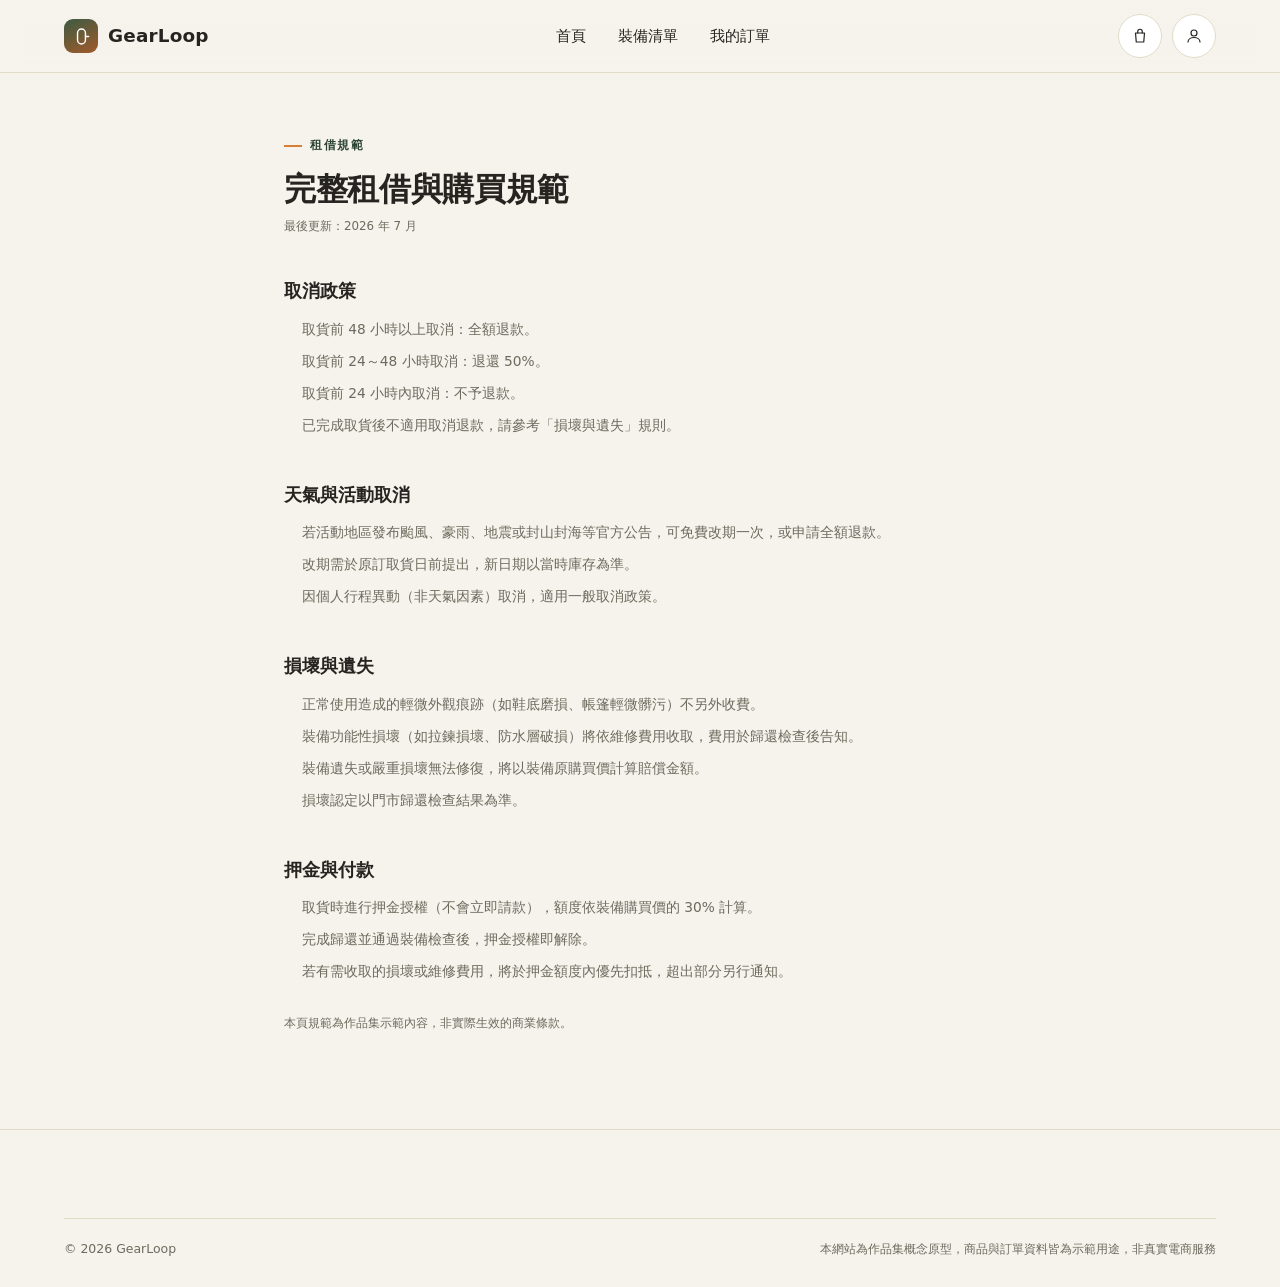
<file: policies.html>
<!DOCTYPE html>
<html lang="zh-Hant">
<head>
<meta charset="UTF-8">
<meta name="viewport" content="width=device-width, initial-scale=1.0">
<link rel="icon" type="image/svg+xml" href="assets/favicon.svg">
<title>租借規範｜GearLoop</title>
<meta name="description" content="GearLoop 完整取消、天氣、損壞與押金規則說明。">
<link rel="stylesheet" href="css/style.css">
</head>
<body>

<noscript>
  <div class="empty-state" style="max-width:640px; margin:32px auto">
    <p>此頁面部分功能（購物車數量顯示）需要啟用 JavaScript，請啟用 JavaScript 以獲得完整體驗。</p>
  </div>
</noscript>

<header class="site-header">
  <div class="container">
    <a href="index.html" class="brand">
      <span class="brand-mark"><svg viewBox="0 0 24 24" fill="none" stroke="#fff" stroke-width="1.8" stroke-linecap="round" stroke-linejoin="round"><rect x="7" y="2.5" width="10" height="19" rx="5"/><line x1="17" y1="12" x2="21" y2="12"/></svg></span>
      <span>GearLoop</span>
    </a>
    <nav class="main-nav">
      <a href="index.html">首頁</a>
      <a href="gear-list.html">裝備清單</a>
      <a href="account.html">我的訂單</a>
    </nav>
    <div class="header-actions">
      <a href="checkout.html" class="icon-btn" aria-label="購物車／預約清單">
        <svg viewBox="0 0 24 24" fill="none" stroke="currentColor" stroke-width="1.6" stroke-linecap="round" stroke-linejoin="round"><path d="M6 8h12l-1 12H7z"/><path d="M9 8V6a3 3 0 0 1 6 0v2"/></svg>
        <span class="cart-count" data-cart-count>0</span>
      </a>
      <a href="account.html" class="icon-btn" aria-label="會員中心">
        <svg viewBox="0 0 24 24" fill="none" stroke="currentColor" stroke-width="1.6" stroke-linecap="round" stroke-linejoin="round"><circle cx="12" cy="8" r="4"/><path d="M4 20c0-4 4-6 8-6s8 2 8 6"/></svg>
      </a>
      <button class="menu-toggle" aria-label="開啟選單" aria-expanded="false">
        <svg viewBox="0 0 24 24" fill="none" stroke="currentColor" stroke-width="1.6" stroke-linecap="round" stroke-linejoin="round"><line x1="3" y1="6" x2="21" y2="6"/><line x1="3" y1="12" x2="21" y2="12"/><line x1="3" y1="18" x2="21" y2="18"/></svg>
      </button>
    </div>
  </div>
</header>

<main>
  <section class="section-tight">
    <div class="container" style="max-width:760px">
      <div class="section-head" style="margin-bottom:8px">
        <span class="eyebrow">租借規範</span>
        <h2>完整租借與購買規範</h2>
      </div>
      <p class="field-hint" style="margin-bottom:40px">最後更新：2026 年 7 月</p>

      <div class="spec-table" style="margin-top:0">
        <h2 style="font-size:1.15rem; margin-bottom:12px">取消政策</h2>
        <ul class="policy-summary-list">
          <li>取貨前 48 小時以上取消：全額退款。</li>
          <li>取貨前 24～48 小時取消：退還 50%。</li>
          <li>取貨前 24 小時內取消：不予退款。</li>
          <li>已完成取貨後不適用取消退款，請參考「損壞與遺失」規則。</li>
        </ul>
      </div>

      <div class="spec-table">
        <h2 style="font-size:1.15rem; margin-bottom:12px">天氣與活動取消</h2>
        <ul class="policy-summary-list">
          <li>若活動地區發布颱風、豪雨、地震或封山封海等官方公告，可免費改期一次，或申請全額退款。</li>
          <li>改期需於原訂取貨日前提出，新日期以當時庫存為準。</li>
          <li>因個人行程異動（非天氣因素）取消，適用一般取消政策。</li>
        </ul>
      </div>

      <div class="spec-table">
        <h2 style="font-size:1.15rem; margin-bottom:12px">損壞與遺失</h2>
        <ul class="policy-summary-list">
          <li>正常使用造成的輕微外觀痕跡（如鞋底磨損、帳篷輕微髒污）不另外收費。</li>
          <li>裝備功能性損壞（如拉鍊損壞、防水層破損）將依維修費用收取，費用於歸還檢查後告知。</li>
          <li>裝備遺失或嚴重損壞無法修復，將以裝備原購買價計算賠償金額。</li>
          <li>損壞認定以門市歸還檢查結果為準。</li>
        </ul>
      </div>

      <div class="spec-table">
        <h2 style="font-size:1.15rem; margin-bottom:12px">押金與付款</h2>
        <ul class="policy-summary-list">
          <li>取貨時進行押金授權（不會立即請款），額度依裝備購買價的 30% 計算。</li>
          <li>完成歸還並通過裝備檢查後，押金授權即解除。</li>
          <li>若有需收取的損壞或維修費用，將於押金額度內優先扣抵，超出部分另行通知。</li>
        </ul>
      </div>

      <p class="field-hint" style="margin-top:32px">本頁規範為作品集示範內容，非實際生效的商業條款。</p>
    </div>
  </section>
</main>

<footer class="site-footer">
  <div class="container">
    <div class="footer-bottom">
      <span>© 2026 GearLoop</span>
      <span>本網站為作品集概念原型，商品與訂單資料皆為示範用途，非真實電商服務</span>
    </div>
  </div>
</footer>

<script src="js/icons.js"></script>
<script src="js/data.js"></script>
<script src="js/storage.js"></script>
<script src="js/main.js"></script>
<script src="js/cart.js"></script>
</body>
</html>
</file>
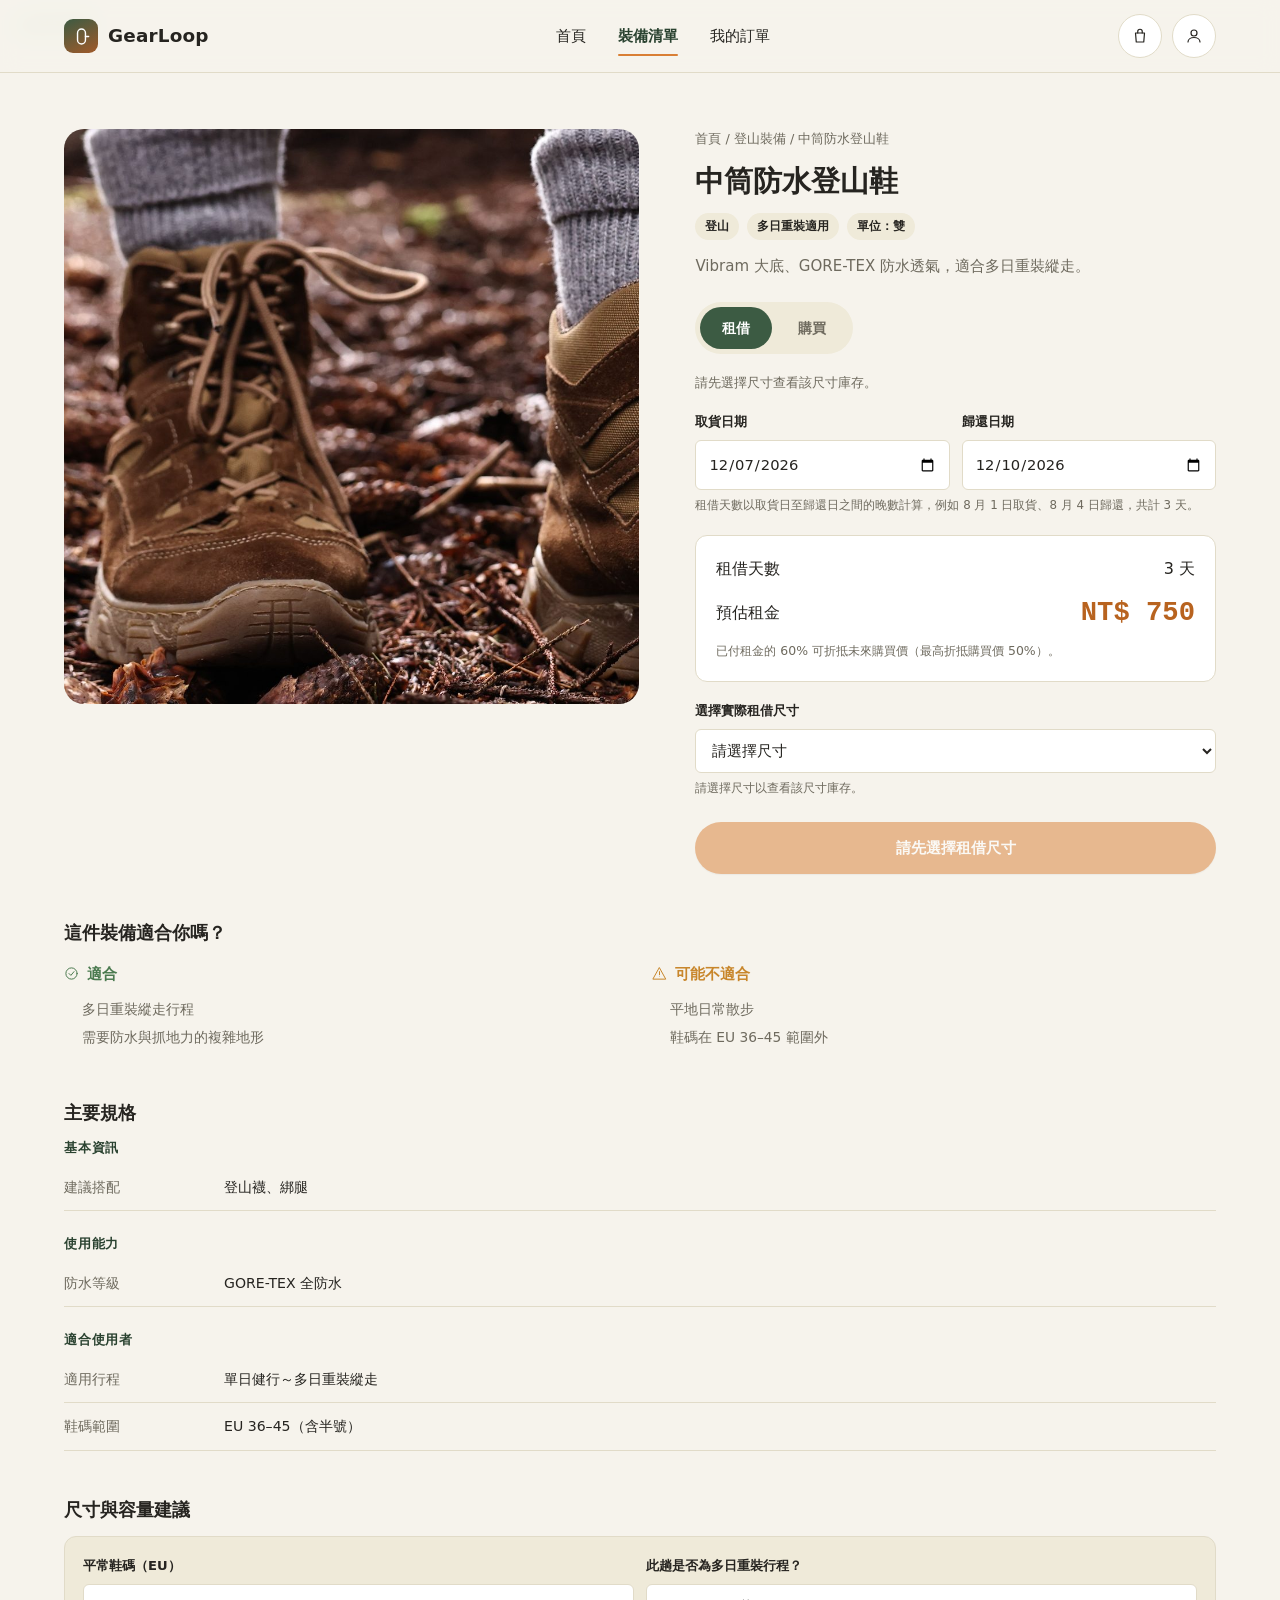
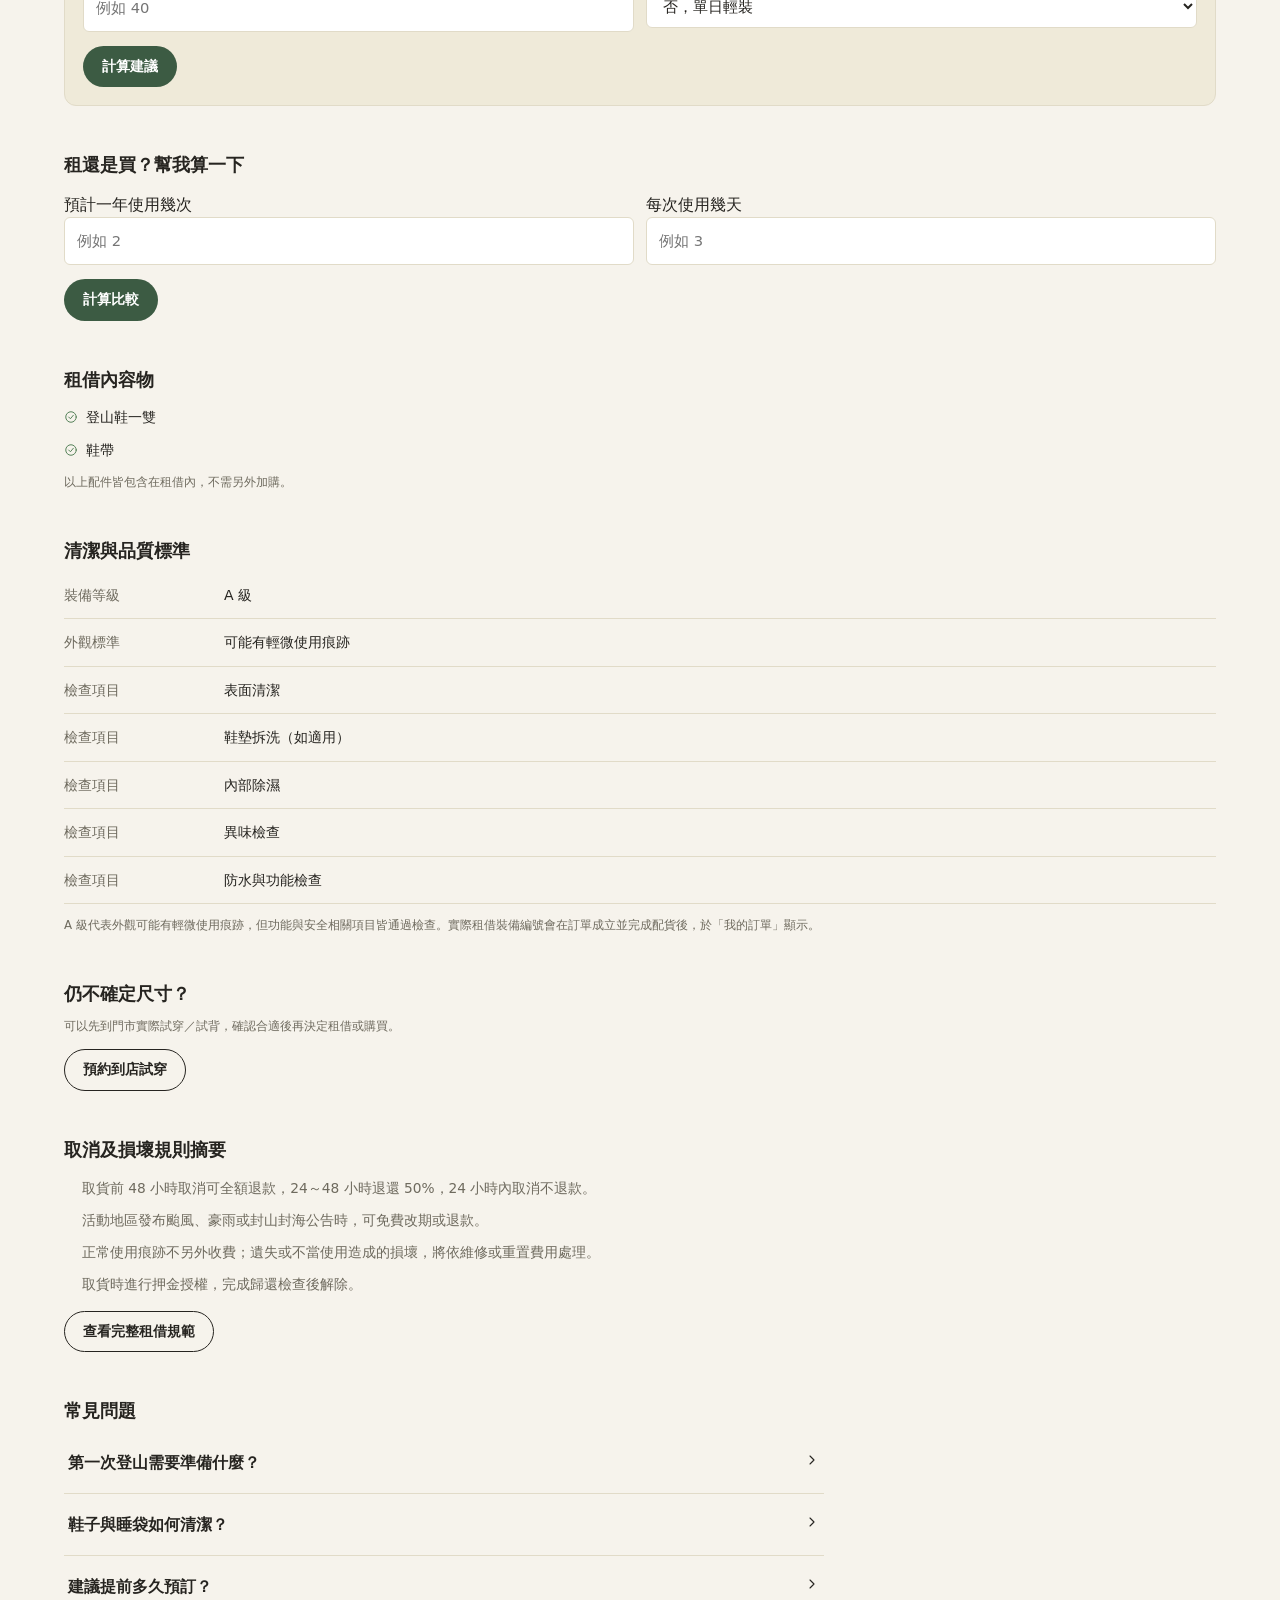
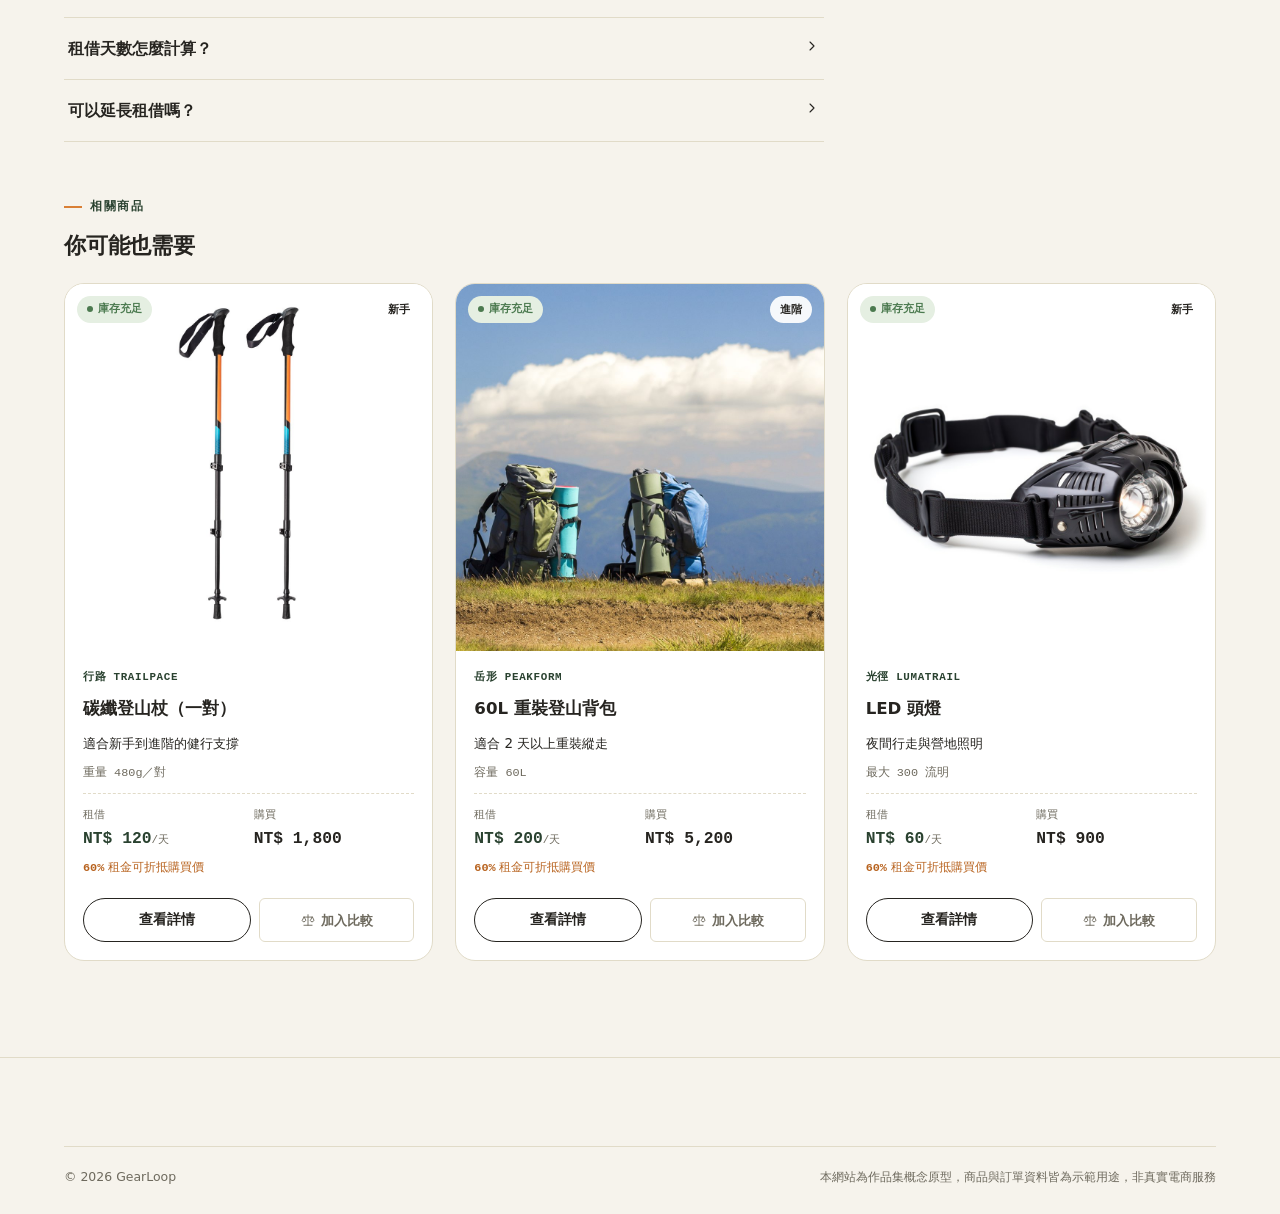
<file: product.html>
<!DOCTYPE html>
<html lang="zh-Hant">
<head>
<meta charset="UTF-8">
<meta name="viewport" content="width=device-width, initial-scale=1.0">
<link rel="icon" type="image/svg+xml" href="assets/favicon.svg">
<title>裝備詳情｜GearLoop</title>
<link rel="stylesheet" href="css/style.css">
</head>
<body>

<noscript>
  <div class="empty-state" style="max-width:640px; margin:32px auto">
    <p>此頁面需要啟用 JavaScript 才能顯示商品資料與租借／購買功能，請啟用 JavaScript 後重新整理頁面。</p>
  </div>
</noscript>

<header class="site-header">
  <div class="container">
    <a href="index.html" class="brand">
      <span class="brand-mark"><svg viewBox="0 0 24 24" fill="none" stroke="#fff" stroke-width="1.8" stroke-linecap="round" stroke-linejoin="round"><rect x="7" y="2.5" width="10" height="19" rx="5"/><line x1="17" y1="12" x2="21" y2="12"/></svg></span>
      <span>GearLoop</span>
    </a>
    <nav class="main-nav">
      <a href="index.html">首頁</a>
      <a href="gear-list.html" class="active">裝備清單</a>
      <a href="account.html">我的訂單</a>
    </nav>
    <div class="header-actions">
      <a href="checkout.html" class="icon-btn" aria-label="購物車／預約清單">
        <svg viewBox="0 0 24 24" fill="none" stroke="currentColor" stroke-width="1.6" stroke-linecap="round" stroke-linejoin="round"><path d="M6 8h12l-1 12H7z"/><path d="M9 8V6a3 3 0 0 1 6 0v2"/></svg>
        <span class="cart-count" data-cart-count>0</span>
      </a>
      <a href="account.html" class="icon-btn" aria-label="會員中心">
        <svg viewBox="0 0 24 24" fill="none" stroke="currentColor" stroke-width="1.6" stroke-linecap="round" stroke-linejoin="round"><circle cx="12" cy="8" r="4"/><path d="M4 20c0-4 4-6 8-6s8 2 8 6"/></svg>
      </a>
      <button class="menu-toggle" aria-label="開啟選單" aria-expanded="false">
        <svg viewBox="0 0 24 24" fill="none" stroke="currentColor" stroke-width="1.6" stroke-linecap="round" stroke-linejoin="round"><line x1="3" y1="6" x2="21" y2="6"/><line x1="3" y1="12" x2="21" y2="12"/><line x1="3" y1="18" x2="21" y2="18"/></svg>
      </button>
    </div>
  </div>
</header>

<main>
  <section class="section-tight">
    <div class="container">
      <div id="productFatalError" style="display:none"></div>
      <div class="product-layout" id="productLayout">
        <div class="product-gallery">
          <div class="product-gallery-main" id="productGalleryMain"></div>
        </div>

        <div class="product-info">
          <div class="breadcrumb">
            <a href="index.html">首頁</a> /
            <a href="gear-list.html" id="breadcrumbActivity">裝備清單</a> /
            <span id="breadcrumbName"></span>
          </div>
          <h1 id="productName"></h1>
          <div class="product-tags" id="productTags"></div>
          <p class="lede" id="productDesc"></p>

          <div class="mode-toggle" role="group" aria-label="選擇租借或購買">
            <button class="mode-btn active" data-mode="rent" aria-pressed="true">租借</button>
            <button class="mode-btn" data-mode="buy" aria-pressed="false">購買</button>
          </div>

          <div class="stock-status-row" id="stockStatusRow"></div>

          <div id="rentPanel">
            <div class="form-row date-range">
              <div class="field">
                <label for="startDate">取貨日期</label>
                <input type="date" id="startDate">
              </div>
              <div class="field">
                <label for="endDate">歸還日期</label>
                <input type="date" id="endDate">
              </div>
            </div>
            <p class="field-hint">租借天數以取貨日至歸還日之間的晚數計算，例如 8 月 1 日取貨、8 月 4 日歸還，共計 3 天。</p>

            <div class="price-panel">
              <div class="pp-row">
                <span>租借天數</span>
                <span id="rentDaysLabel">— 天</span>
              </div>
              <div class="pp-row pp-total" style="margin-top:10px">
                <span>預估租金</span>
                <span class="pp-num" id="rentTotal">NT$ 0</span>
              </div>
              <p class="pp-note">已付租金的 60% 可折抵未來購買價（最高折抵購買價 50%）。</p>
            </div>
          </div>

          <div id="buyPanel" style="display:none">
            <div class="price-panel">
              <div class="pp-row pp-total">
                <span>購買價格</span>
                <span class="pp-num" id="buyTotal">NT$ 0</span>
              </div>
              <p class="pp-note">購買全新同款商品。若曾租借本商品且符合折抵資格，可於結帳時套用租金折抵。</p>
            </div>
          </div>

          <div class="form-row" id="sizePickWrap" style="display:none">
            <label for="sizeSelect" id="sizeSelectLabel">選擇實際租借尺寸</label>
            <select class="input" id="sizeSelect" aria-required="true"></select>
            <p class="field-hint" id="sizeStockHint" aria-live="polite">請選擇尺寸以查看該尺寸庫存。</p>
          </div>

          <div class="form-row" id="difficultyWrap" style="display:none"></div>

          <p class="form-error" id="addBookingError" role="alert" style="display:none"></p>

          <div class="cta-row">
            <button class="btn btn-primary btn-block" id="addBookingBtn">加入預約清單</button>
          </div>
        </div>
      </div>

      <!-- 適合情境 -->
      <div class="spec-table" id="fitGuidanceSection"></div>

      <!-- 主要規格（分組） -->
      <div class="spec-table" id="groupedSpecsSection">
        <h2 style="font-size:1.15rem; margin-bottom:12px">主要規格</h2>
        <div id="groupedSpecsBody"></div>
      </div>

      <!-- 尺寸與容量建議 -->
      <div class="spec-table" id="sizeAdviceSection" style="display:none">
        <h2 style="font-size:1.15rem; margin-bottom:12px">尺寸與容量建議</h2>
        <div class="form-row" id="sizeProfileBanner" style="display:none"></div>
        <div class="form-row" id="sizeToolWrap" style="display:none; margin-top:0">
          <div class="size-tool" id="sizeTool"></div>
        </div>
      </div>

      <!-- 租還是買試算 -->
      <div class="spec-table">
        <h2 style="font-size:1.15rem; margin-bottom:12px">租還是買？幫我算一下</h2>
        <div class="size-tool-grid">
          <div class="field">
            <label for="usesPerYear">預計一年使用幾次</label>
            <input type="number" class="input" id="usesPerYear" min="1" max="50" placeholder="例如 2">
          </div>
          <div class="field">
            <label for="daysPerUse">每次使用幾天</label>
            <input type="number" class="input" id="daysPerUse" min="1" max="30" placeholder="例如 3">
          </div>
        </div>
        <button class="btn btn-forest btn-sm" id="rentVsBuyCalcBtn" style="margin-top:14px" type="button">計算比較</button>
        <div class="size-result" id="rentVsBuyResult" aria-live="polite"></div>
      </div>

      <!-- 租借內容物 -->
      <div class="spec-table" id="rentalContentsSection"></div>

      <!-- 清潔與品質標準 -->
      <div class="spec-table" id="cleaningSection"></div>

      <!-- 取貨試穿與試背 -->
      <div class="spec-table" id="fittingSection" style="display:none"></div>

      <!-- 取消及損壞規則摘要 -->
      <div class="spec-table">
        <h2 style="font-size:1.15rem; margin-bottom:12px">取消及損壞規則摘要</h2>
        <ul class="policy-summary-list">
          <li>取貨前 48 小時取消可全額退款，24～48 小時退還 50%，24 小時內取消不退款。</li>
          <li>活動地區發布颱風、豪雨或封山封海公告時，可免費改期或退款。</li>
          <li>正常使用痕跡不另外收費；遺失或不當使用造成的損壞，將依維修或重置費用處理。</li>
          <li>取貨時進行押金授權，完成歸還檢查後解除。</li>
        </ul>
        <a href="policies.html" class="btn btn-outline btn-sm" style="margin-top:16px">查看完整租借規範</a>
      </div>

      <!-- 情境式常見問題 -->
      <div class="spec-table" id="productFaqSection">
        <h2 style="font-size:1.15rem; margin-bottom:6px">常見問題</h2>
        <div class="faq-list" id="productFaqAccordion"></div>
      </div>

      <!-- 相關商品 -->
      <div id="relatedGearSection" style="margin-top:48px">
        <div class="section-head" style="margin-bottom:24px">
          <span class="eyebrow">相關商品</span>
          <h2 style="font-size:1.4rem">你可能也需要</h2>
        </div>
        <div class="gear-grid" id="relatedGearGrid"></div>
      </div>
    </div>
  </section>
</main>

<footer class="site-footer">
  <div class="container">
    <div class="footer-bottom">
      <span>© 2026 GearLoop</span>
      <span>本網站為作品集概念原型，商品與訂單資料皆為示範用途，非真實電商服務</span>
    </div>
  </div>
</footer>

<script src="js/icons.js"></script>
<script src="js/data.js"></script>
<script src="js/storage.js"></script>
<script src="js/main.js"></script>
<script src="js/cart.js"></script>
<script src="js/orders.js"></script>
<script src="js/credits.js"></script>
<script src="js/compare.js"></script>
<script src="js/kits.js"></script>
<script src="js/gear-render.js"></script>
<script src="js/fitting.js"></script>
<script src="js/product.js"></script>
</body>
</html>
</file>
<file: css/style.css>
/* ==========================================================================
   Design tokens
   ========================================================================== */
:root {
  --font-body: "Noto Sans TC", "PingFang TC", "Microsoft JhengHei", system-ui, sans-serif;
  --font-mono: "JetBrains Mono", ui-monospace, "SFMono-Regular", monospace;

  --color-bg: #F6F3EC;
  --color-surface: #FFFFFF;
  --color-surface-alt: #EFEAD9;
  --color-text: #262420;
  --color-muted: #6E6A5E;
  --color-border: #E1DBC8;

  --color-forest: #3C5B43;
  --color-forest-dark: #2A4230;
  --color-forest-soft: #E4EBE1;

  --color-hike: #A15A2A;
  --color-hike-soft: #F3E5D6;

  --color-water: #2C6E7F;
  --color-water-soft: #E1EDEE;

  --color-accent: #D97F35;
  --color-accent-dark: #B8631F;

  --color-success: #4B7A4F;
  --color-success-soft: #E5EFE2;
  --color-warning: #C8862B;
  --color-warning-soft: #FBEEDA;
  --color-danger: #B0472F;
  --color-danger-soft: #F6E4DE;

  --radius-sm: 6px;
  --radius-md: 12px;
  --radius-lg: 20px;

  --shadow-sm: 0 1px 2px rgba(38, 36, 32, 0.06), 0 1px 1px rgba(38, 36, 32, 0.04);
  --shadow-md: 0 8px 24px rgba(38, 36, 32, 0.08);
  --shadow-lg: 0 20px 48px rgba(38, 36, 32, 0.14);

  --container: 1200px;
}

/* ==========================================================================
   Reset
   ========================================================================== */
*, *::before, *::after { box-sizing: border-box; }
html { -webkit-text-size-adjust: 100%; scroll-behavior: smooth; }
body {
  margin: 0;
  font-family: var(--font-body);
  background: var(--color-bg);
  color: var(--color-text);
  line-height: 1.6;
  -webkit-font-smoothing: antialiased;
}
img { max-width: 100%; display: block; }
a { color: inherit; text-decoration: none; }
ul { margin: 0; padding: 0; list-style: none; }
h1, h2, h3, h4, p { margin: 0; }
button, input, select { font: inherit; color: inherit; }
button { cursor: pointer; }

.container {
  width: 100%;
  max-width: var(--container);
  margin: 0 auto;
  padding: 0 24px;
}

.visually-hidden {
  position: absolute;
  width: 1px; height: 1px;
  overflow: hidden;
  clip: rect(0 0 0 0);
  white-space: nowrap;
}

/* ==========================================================================
   Header
   ========================================================================== */
.site-header {
  position: sticky;
  top: 0;
  z-index: 100;
  background: rgba(246, 243, 236, 0.92);
  backdrop-filter: blur(10px);
  border-bottom: 1px solid var(--color-border);
}
.site-header .container {
  display: flex;
  align-items: center;
  justify-content: space-between;
  height: 72px;
}
.brand {
  display: flex;
  align-items: center;
  gap: 10px;
  font-weight: 700;
  font-size: 1.15rem;
  letter-spacing: 0.01em;
}
.brand-mark {
  width: 34px; height: 34px;
  border-radius: 9px;
  background: linear-gradient(155deg, var(--color-forest), var(--color-hike));
  display: flex;
  align-items: center;
  justify-content: center;
  flex-shrink: 0;
}
.brand-mark svg { width: 19px; height: 19px; stroke: #fff; }

.main-nav {
  display: flex;
  align-items: center;
  gap: 32px;
}
.main-nav a {
  font-size: 0.95rem;
  color: var(--color-text);
  position: relative;
  padding: 4px 0;
}
.main-nav a.active { color: var(--color-forest-dark); font-weight: 700; }
.main-nav a.active::after {
  content: "";
  position: absolute;
  left: 0; right: 0; bottom: -4px;
  height: 2px;
  background: var(--color-accent);
  border-radius: 2px;
}

.header-actions { display: flex; align-items: center; gap: 10px; }
.icon-btn {
  width: 44px; height: 44px;
  border-radius: 50%;
  border: 1px solid var(--color-border);
  background: var(--color-surface);
  display: flex; align-items: center; justify-content: center;
  position: relative;
}
.icon-btn svg { width: 18px; height: 18px; stroke: var(--color-text); }
.cart-count {
  position: absolute;
  top: -4px; right: -4px;
  background: var(--color-accent);
  color: #fff;
  font-family: var(--font-mono);
  font-size: 0.62rem;
  min-width: 17px; height: 17px;
  border-radius: 50%;
  display: flex; align-items: center; justify-content: center;
  padding: 0 3px;
}

.menu-toggle {
  display: none;
  width: 44px; height: 44px;
  border-radius: 50%;
  border: 1px solid var(--color-border);
  background: var(--color-surface);
  align-items: center;
  justify-content: center;
}
.menu-toggle svg { width: 18px; height: 18px; stroke: var(--color-text); }

/* ==========================================================================
   Buttons
   ========================================================================== */
.btn {
  display: inline-flex;
  align-items: center;
  justify-content: center;
  gap: 8px;
  padding: 13px 26px;
  border-radius: 999px;
  font-size: 0.95rem;
  font-weight: 700;
  border: 1px solid transparent;
  transition: transform 0.15s ease, box-shadow 0.15s ease, background 0.15s ease;
  white-space: nowrap;
}
.btn:active { transform: translateY(1px); }
.btn-primary { background: var(--color-accent); color: #fff; box-shadow: var(--shadow-sm); }
.btn-primary:hover { background: var(--color-accent-dark); }
.btn-forest { background: var(--color-forest); color: #fff; }
.btn-forest:hover { background: var(--color-forest-dark); }
.btn-outline { background: transparent; border-color: var(--color-text); color: var(--color-text); }
.btn-outline:hover { background: var(--color-text); color: #fff; }
.btn-ghost { background: var(--color-surface-alt); color: var(--color-text); }
.btn-ghost:hover { background: var(--color-border); }
.btn-block { width: 100%; }
.btn-sm { padding: 9px 18px; font-size: 0.85rem; }
.btn[disabled] { opacity: 0.5; cursor: not-allowed; }

/* ==========================================================================
   Sections
   ========================================================================== */
.section { padding: 88px 0; }
/* Deliberately more contrasted than --color-surface-alt (which is shared by
   buttons/panels/thumbnails elsewhere) — scoped here so homepage section
   bands actually read as a color change, not just a fixed alternation. */
.section-alt { background: #E6DDC3; }
.section-tight { padding: 56px 0; }

.section-head { max-width: 640px; margin: 0 0 40px; }
.eyebrow {
  font-family: var(--font-mono);
  font-size: 0.72rem;
  font-weight: 600;
  letter-spacing: 0.14em;
  text-transform: uppercase;
  color: var(--color-forest-dark);
  display: inline-flex;
  align-items: center;
  gap: 8px;
  margin-bottom: 14px;
}
.eyebrow::before { content: ""; width: 18px; height: 2px; background: var(--color-accent); display: inline-block; }
.section-head h2 { font-size: 2rem; line-height: 1.25; letter-spacing: -0.01em; }
.section-head p { margin-top: 14px; color: var(--color-muted); font-size: 1rem; }
.section-head-row {
  display: flex;
  align-items: flex-end;
  justify-content: space-between;
  gap: 24px;
  flex-wrap: wrap;
}

/* ==========================================================================
   Hero
   ========================================================================== */
.hero {
  position: relative;
  padding: 64px 0 96px;
  background: var(--color-surface-alt);
}
.hero .container {
  position: relative;
  display: grid;
  grid-template-columns: 1.05fr 0.95fr;
  gap: 56px;
  align-items: center;
}
.hero-copy h1 {
  font-size: clamp(2.1rem, 4vw, 3.1rem);
  line-height: 1.28;
  letter-spacing: -0.01em;
  font-weight: 800;
}
.hero-copy h1 em { color: var(--color-forest-dark); font-style: normal; }
.hero-copy p.lede {
  margin-top: 20px;
  font-size: 1.06rem;
  color: var(--color-muted);
  max-width: 46ch;
}
.hero-cta-row { display: flex; gap: 14px; margin-top: 32px; flex-wrap: wrap; }
.hero-trust {
  display: flex;
  gap: 28px;
  margin-top: 40px;
  padding-top: 28px;
  border-top: 1px solid var(--color-border);
  flex-wrap: wrap;
}
.hero-trust-item { display: flex; flex-direction: column; gap: 2px; }
.hero-trust-item .num { font-family: var(--font-mono); font-weight: 700; font-size: 1.3rem; color: var(--color-forest-dark); }
.hero-trust-item .label { font-size: 0.8rem; color: var(--color-muted); }

.hero-hygiene-note {
  display: flex;
  align-items: center;
  gap: 8px;
  margin-top: 18px;
  font-size: 0.82rem;
  color: var(--color-muted);
}
.hero-hygiene-note svg { width: 16px; height: 16px; stroke: var(--color-success); flex-shrink: 0; }

/* Night-camp hero variant: isolated to the .hero--night modifier so the rest
   of the (light) design system is untouched — remove the class to revert.
   The ember glow is a second layer on .hero's own `background`, not a
   separately-positioned pseudo-element, so it always covers exactly the
   hero's real content height with no risk of the seam bug fixed above. */
.hero--night {
  background: #F6F3EC;
}
.hero--night .eyebrow { color: var(--color-accent-dark); }
.hero--night .hero-copy h1 { color: var(--color-text); }
.hero--night .hero-copy h1 em { color: var(--color-forest-dark); }
.hero--night .hero-copy p.lede { color: var(--color-muted); }
.hero--night .hero-cta-row .btn-outline { border-color: var(--color-text); color: var(--color-text); }
.hero--night .hero-cta-row .btn-outline:hover { background: var(--color-text); color: #fff; }
.hero--night .hero-trust { border-top-color: var(--color-border); }
.hero--night .hero-trust-item .num { color: var(--color-accent-dark); }
.hero--night .hero-trust-item .label { color: var(--color-muted); }
.hero--night .hero-hygiene-note { color: var(--color-muted); }
.hero--night .hero-hygiene-note svg { stroke: var(--color-success); }
.hero--night .hero-visual { border: 1px solid var(--color-border); box-shadow: 0 18px 42px rgba(38, 36, 32, 0.12); }

.hero-visual {
  position: relative;
  aspect-ratio: 4 / 4.6;
  border-radius: var(--radius-lg);
  background: linear-gradient(160deg, var(--color-forest) 0%, #294636 55%, #1d3226 100%);
  overflow: hidden;
  box-shadow: var(--shadow-lg);
}
.hero-visual .hero-photo {
  position: absolute;
  inset: 0;
  width: 100%;
  height: 100%;
  object-fit: cover;
}
.hero-visual .hero-photo-scrim {
  position: absolute;
  inset: 0;
  background: linear-gradient(180deg, rgba(10, 15, 10, 0.04) 0%, rgba(10, 15, 10, 0.28) 100%);
}
.hero-visual .terrain {
  position: absolute; inset: 0;
  opacity: 0.55;
}
.hero-visual .hv-badge {
  position: absolute;
  top: 20px; left: 20px;
  background: rgba(255,255,255,0.94);
  border-radius: 999px;
  padding: 8px 14px;
  font-family: var(--font-mono);
  font-size: 0.72rem;
  font-weight: 600;
  color: var(--color-forest-dark);
  display: flex; align-items: center; gap: 6px;
  box-shadow: var(--shadow-sm);
}
.hv-badge .dot { width: 7px; height: 7px; border-radius: 50%; background: var(--color-success); }
.hero-visual .hv-card {
  position: absolute;
  right: 18px;
  bottom: 18px;
  left: 18px;
  background: rgba(255,255,255,0.97);
  border-radius: var(--radius-md);
  padding: 16px 18px;
  box-shadow: var(--shadow-md);
}
.hv-card .hv-title { font-weight: 700; font-size: 0.95rem; }
.hv-card .hv-sub { font-size: 0.78rem; color: var(--color-muted); margin-top: 3px; }
.hv-card .hv-price-row { display: flex; justify-content: space-between; align-items: baseline; margin-top: 12px; }
.hv-card .hv-price { font-family: var(--font-mono); font-weight: 700; color: var(--color-accent-dark); }
.hv-card .hv-price span { font-size: 0.7rem; color: var(--color-muted); font-weight: 400; }
.hv-disclaimer { font-size: 0.66rem; color: var(--color-muted); margin-top: 10px; }

/* ==========================================================================
   Activity cards
   ========================================================================== */
/* Asymmetric bento layout (one large + two stacked) instead of 3 equal columns —
   deliberately breaks the "3-card grid" rhythm repeated by the kit and gear
   sections right below it. */
.activity-grid {
  display: grid;
  grid-template-columns: 1.6fr 1fr;
  grid-auto-rows: 1fr;
  gap: 20px;
}
.activity-grid .activity-card:first-child { grid-row: span 2; min-height: 460px; }
.activity-card {
  position: relative;
  border-radius: var(--radius-lg);
  padding: 28px 24px 26px;
  min-height: 220px;
  display: flex;
  flex-direction: column;
  justify-content: space-between;
  overflow: hidden;
  border: 1px solid var(--color-border);
  transition: transform 0.18s ease, box-shadow 0.18s ease;
}
.activity-card:hover { transform: translateY(-4px); box-shadow: var(--shadow-md); }
.activity-card[data-activity="hiking"] { background: linear-gradient(160deg, var(--color-hike-soft), #fff 70%); }
.activity-card[data-activity="camping"] { background: linear-gradient(160deg, var(--color-forest-soft), #fff 70%); }
.activity-card[data-activity="water"] { background: linear-gradient(160deg, var(--color-water-soft), #fff 70%); }
.activity-card .ac-icon {
  width: 52px; height: 52px;
  border-radius: 14px;
  display: flex; align-items: center; justify-content: center;
  background: rgba(255,255,255,0.75);
  box-shadow: var(--shadow-sm);
}
.activity-card .ac-icon svg { width: 26px; height: 26px; }
.activity-card[data-activity="hiking"] .ac-icon svg { stroke: var(--color-hike); }
.activity-card[data-activity="camping"] .ac-icon svg { stroke: var(--color-forest); }
.activity-card[data-activity="water"] .ac-icon svg { stroke: var(--color-water); }
.activity-card h3 { font-size: 1.2rem; margin-top: 18px; }
.activity-card p { font-size: 0.86rem; color: var(--color-muted); margin-top: 6px; }
.activity-card .ac-meta {
  margin-top: 18px;
  display: flex;
  justify-content: space-between;
  align-items: center;
  font-family: var(--font-mono);
  font-size: 0.74rem;
  color: var(--color-muted);
}
.activity-card .ac-arrow { display: inline-flex; }
.activity-card .ac-arrow svg { width: 16px; height: 16px; transition: transform 0.15s ease; }
.activity-card:hover .ac-arrow svg { transform: translateX(3px); }

.activity-card.has-photo { background: #14140f; color: #fff; }
.activity-card.has-photo .ac-photo {
  position: absolute;
  inset: 0;
  width: 100%;
  height: 100%;
  object-fit: cover;
  z-index: 0;
  transition: transform 0.4s ease;
}
.activity-card.has-photo:hover .ac-photo { transform: scale(1.05); }
.activity-card.has-photo .ac-overlay {
  position: absolute;
  inset: 0;
  z-index: 1;
  background: linear-gradient(195deg, rgba(15, 15, 13, 0.08) 32%, rgba(12, 12, 10, 0.86) 100%);
}
.activity-card.has-photo .ac-icon,
.activity-card.has-photo h3,
.activity-card.has-photo p,
.activity-card.has-photo .ac-meta {
  position: relative;
  z-index: 2;
}
.activity-card.has-photo .ac-icon { background: rgba(255, 255, 255, 0.18); backdrop-filter: blur(6px); }
.activity-card.has-photo .ac-icon svg { stroke: #fff; }
.activity-card.has-photo p { color: rgba(255, 255, 255, 0.8); }
.activity-card.has-photo .ac-meta { color: rgba(255, 255, 255, 0.72); }

/* ==========================================================================
   Feature list (value props)
   ========================================================================== */
.feature-grid {
  display: grid;
  grid-template-columns: repeat(4, 1fr);
  gap: 20px;
}
.feature-card {
  background: var(--color-surface);
  border: 1px solid var(--color-border);
  border-radius: var(--radius-md);
  padding: 24px 20px;
}
.feature-card .fc-icon {
  width: 40px; height: 40px;
  border-radius: 10px;
  background: var(--color-forest-soft);
  display: flex; align-items: center; justify-content: center;
  margin-bottom: 14px;
}
.feature-card .fc-icon svg { width: 20px; height: 20px; stroke: var(--color-forest-dark); }
.feature-card h3 { font-size: 1rem; }
.feature-card p { font-size: 0.84rem; color: var(--color-muted); margin-top: 8px; }

/* ==========================================================================
   Process steps (首頁三步驟)
   ========================================================================== */
.process-grid {
  display: grid;
  grid-template-columns: repeat(3, 1fr);
  gap: 28px;
}
.process-step { position: relative; padding-top: 4px; }
.process-step-num {
  font-family: var(--font-mono);
  font-size: 0.74rem;
  font-weight: 700;
  color: var(--color-accent-dark);
  letter-spacing: 0.06em;
}
.process-step-icon {
  width: 46px; height: 46px;
  border-radius: 12px;
  background: var(--color-forest-soft);
  display: flex; align-items: center; justify-content: center;
  margin: 10px 0 16px;
}
.process-step-icon svg { width: 22px; height: 22px; stroke: var(--color-forest-dark); }
.process-step h3 { font-size: 1.02rem; }
.process-step p { font-size: 0.86rem; color: var(--color-muted); margin-top: 8px; }
.process-connector {
  position: absolute;
  top: 27px; left: calc(100% - 8px);
  width: calc(28px + 16px);
  height: 1px;
  border-top: 1px dashed var(--color-border);
}

/* ==========================================================================
   Starter kits (新手裝備套餐)
   ========================================================================== */
.kit-grid {
  display: grid;
  grid-template-columns: repeat(3, 1fr);
  gap: 20px;
}
.kit-card {
  background: var(--color-surface);
  border: 1px solid var(--color-border);
  border-radius: var(--radius-lg);
  padding: 24px 22px;
  display: flex;
  flex-direction: column;
}
.kit-card h3 { font-size: 1.06rem; }
.kit-scenario { font-size: 0.86rem; color: var(--color-muted); margin-top: 8px; }
.kit-meta {
  display: flex;
  gap: 14px;
  margin-top: 14px;
  font-family: var(--font-mono);
  font-size: 0.72rem;
  color: var(--color-forest-dark);
}
.kit-items { margin-top: 16px; }
.kit-items summary {
  cursor: pointer;
  font-size: 0.82rem;
  color: var(--color-text);
  font-weight: 600;
}
.kit-items summary:focus-visible { outline: 3px solid rgba(217,127,53,0.45); outline-offset: 3px; }
.kit-items ul { margin: 10px 0 0; padding-left: 18px; font-size: 0.82rem; color: var(--color-muted); }
.kit-items li { margin-bottom: 4px; }
.kit-pricing {
  margin-top: auto;
  padding-top: 16px;
  border-top: 1px dashed var(--color-border);
}
.kit-price-row { display: flex; justify-content: space-between; font-size: 0.84rem; color: var(--color-muted); }
.kit-strike { text-decoration: line-through; }
.kit-price-main { margin-top: 4px; font-size: 1.05rem; font-weight: 700; color: var(--color-text); font-family: var(--font-mono); }
.kit-savings { font-size: 0.78rem; color: var(--color-accent-dark); font-weight: 600; margin-top: 4px; }
.kit-card .btn { margin-top: 16px; }

.kit-modal-field { margin-top: 16px; }
.kit-modal-field label { display: block; font-size: 0.8rem; font-weight: 600; margin-bottom: 6px; }
.kit-modal-field-row { display: grid; grid-template-columns: 1fr 1fr; gap: 12px; margin-top: 16px; }
.kit-preview { margin-top: 18px; background: var(--color-surface-alt); border-radius: var(--radius-md); padding: 14px 16px; }
.kit-preview-row { display: flex; justify-content: space-between; font-size: 0.82rem; padding: 4px 0; }
.kit-preview-total { border-top: 1px dashed var(--color-border); margin-top: 6px; padding-top: 10px; font-weight: 700; font-family: var(--font-mono); }

/* ==========================================================================
   Cleaning & quality pipeline (清潔與品質保證)
   ========================================================================== */
.cleaning-flow {
  display: grid;
  grid-template-columns: repeat(6, 1fr);
  gap: 14px;
  margin-bottom: 32px;
}
.cleaning-flow-step {
  text-align: center;
  padding: 16px 10px;
  background: var(--color-surface);
  border: 1px solid var(--color-border);
  border-radius: var(--radius-md);
}
.cleaning-flow-step .cf-icon {
  width: 36px; height: 36px;
  border-radius: 10px;
  background: var(--color-forest-soft);
  display: flex; align-items: center; justify-content: center;
  margin: 0 auto 10px;
}
.cleaning-flow-step .cf-icon svg { width: 17px; height: 17px; stroke: var(--color-forest-dark); }
.cleaning-flow-step span { font-size: 0.78rem; font-weight: 600; }
.cleaning-groups {
  display: grid;
  grid-template-columns: repeat(3, 1fr);
  gap: 20px;
}
.cleaning-group {
  background: var(--color-surface);
  border: 1px solid var(--color-border);
  border-radius: var(--radius-md);
  padding: 20px 22px;
}
.cleaning-group h4 { font-size: 0.94rem; }
.cleaning-group ul { margin: 12px 0 0; padding-left: 18px; font-size: 0.84rem; color: var(--color-muted); }
.cleaning-group li { margin-bottom: 6px; }

.cleaning-photo-banner { position: relative; border-radius: var(--radius-lg); overflow: hidden; height: 280px; margin: 32px 0; }
.cleaning-photo-banner img { width: 100%; height: 100%; object-fit: cover; display: block; }
.cleaning-photo-caption {
  position: absolute;
  left: 24px;
  bottom: 24px;
  background: rgba(255,255,255,0.94);
  border-radius: 999px;
  padding: 10px 18px;
  font-size: 0.84rem;
  font-weight: 600;
  display: flex;
  align-items: center;
  gap: 8px;
  box-shadow: var(--shadow-sm);
}

/* ==========================================================================
   Rent-to-buy explainer (先租後買說明)
   ========================================================================== */
.rtb-explainer {
  display: grid;
  grid-template-columns: 1fr 1fr;
  gap: 40px;
  align-items: center;
}
.rtb-copy p { font-size: 0.96rem; color: var(--color-muted); margin-top: 14px; max-width: 46ch; }
.rtb-copy .rtb-rule { margin-top: 18px; font-family: var(--font-mono); font-size: 0.9rem; color: var(--color-forest-dark); font-weight: 700; }
.rtb-big-stat { margin: 26px 0 6px; }
.rtb-big-num {
  display: block;
  font-family: var(--font-mono);
  font-weight: 800;
  font-size: clamp(3rem, 7vw, 4.75rem);
  line-height: 1;
  color: var(--color-forest-dark);
  letter-spacing: -0.02em;
}
.rtb-big-label { display: block; font-size: 0.92rem; color: var(--color-muted); margin-top: 8px; }
.rtb-example {
  background: var(--color-surface);
  border: 1px solid var(--color-border);
  border-radius: var(--radius-lg);
  padding: 24px 26px;
}
.rtb-example h4 { font-size: 0.98rem; }
.rtb-example .rtb-sub { font-size: 0.8rem; color: var(--color-muted); margin-top: 4px; }
.rtb-example .rtb-row { display: flex; justify-content: space-between; margin-top: 16px; padding-top: 14px; border-top: 1px dashed var(--color-border); font-size: 0.86rem; }
.rtb-example .rtb-row.total { font-weight: 700; font-family: var(--font-mono); color: var(--color-accent-dark); font-size: 1rem; }

/* ==========================================================================
   FAQ accordion
   ========================================================================== */
.faq-layout { display: grid; grid-template-columns: 1.3fr 1fr; gap: 40px; align-items: start; }
.faq-side-panel {
  border-radius: var(--radius-lg);
  overflow: hidden;
  background: var(--color-surface);
  border: 1px solid var(--color-border);
  position: sticky;
  top: 96px;
}
.faq-side-panel img { width: 100%; aspect-ratio: 4 / 3; object-fit: cover; display: block; }
.faq-side-panel-body { padding: 22px 24px; }
.faq-side-panel-body h3 { font-size: 1rem; }
.faq-side-panel-body p { font-size: 0.86rem; color: var(--color-muted); margin-top: 8px; }
.faq-list { max-width: 760px; }
.faq-item { border-bottom: 1px solid var(--color-border); }
.faq-question {
  width: 100%;
  display: flex;
  align-items: center;
  justify-content: space-between;
  gap: 16px;
  padding: 18px 4px;
  background: none;
  border: none;
  text-align: left;
  font-size: 0.98rem;
  font-weight: 600;
  color: var(--color-text);
  cursor: pointer;
  min-height: 44px;
}
.faq-question:focus-visible { outline: 3px solid rgba(217,127,53,0.45); outline-offset: 3px; }
.faq-question .faq-chevron { flex-shrink: 0; transition: transform 0.15s ease; }
.faq-question .faq-chevron svg { width: 16px; height: 16px; }
.faq-question[aria-expanded="true"] .faq-chevron { transform: rotate(90deg); }
.faq-answer { overflow: hidden; height: 0; transition: height 0.2s ease; }
.faq-answer[hidden] { display: block; }
.faq-answer p { padding: 0 4px 18px; font-size: 0.88rem; color: var(--color-muted); max-width: 68ch; }
@media (prefers-reduced-motion: reduce) { .faq-answer { transition: none; } }

/* ==========================================================================
   Final CTA band
   ========================================================================== */
.final-cta {
  background: var(--color-forest-dark);
  border-radius: var(--radius-lg);
  padding: 48px 40px;
  text-align: center;
}
.final-cta h2 { color: #fff; font-size: 1.6rem; }
.final-cta p { color: rgba(255,255,255,0.72); margin-top: 10px; }
.final-cta .cta-row { justify-content: center; margin-top: 24px; }
.final-cta .btn-outline { border-color: rgba(255,255,255,0.4); color: #fff; }
.final-cta .btn-outline:hover { background: rgba(255,255,255,0.14); color: #fff; }

/* ==========================================================================
   Tabs (activity filter)
   ========================================================================== */
.filter-bar {
  display: flex;
  align-items: center;
  justify-content: space-between;
  gap: 20px;
  flex-wrap: wrap;
  margin-bottom: 32px;
}
.tab-group {
  display: inline-flex;
  gap: 6px;
  background: var(--color-surface-alt);
  padding: 6px;
  border-radius: 999px;
}
.tab-btn {
  border: none;
  background: transparent;
  padding: 9px 18px;
  border-radius: 999px;
  font-size: 0.88rem;
  font-weight: 600;
  color: var(--color-muted);
}
.tab-btn.active { background: var(--color-forest); color: #fff; }
.result-count { font-family: var(--font-mono); font-size: 0.8rem; color: var(--color-muted); }

.sort-select {
  border: 1px solid var(--color-border);
  background: var(--color-surface);
  border-radius: 999px;
  padding: 9px 16px;
  font-size: 0.85rem;
}

.filter-toggle-btn { display: none; align-items: center; gap: 8px; margin-bottom: 16px; }
.filters-panel { margin-bottom: 12px; }
.search-input-wrap { position: relative; max-width: 420px; }
.search-input-wrap svg { position: absolute; left: 12px; top: 50%; transform: translateY(-50%); width: 16px; height: 16px; color: var(--color-muted); pointer-events: none; }
.search-input {
  width: 100%;
  padding: 10px 14px 10px 38px;
  border: 1px solid var(--color-border);
  border-radius: var(--radius-sm);
  font-size: 0.88rem;
  background: var(--color-surface);
  min-height: 44px;
}
.need-tag-row { display: flex; flex-wrap: wrap; gap: 8px; }
.need-tag-chip {
  border: 1px solid var(--color-border);
  background: var(--color-surface);
  border-radius: 999px;
  padding: 8px 15px;
  font-size: 0.8rem;
  font-weight: 600;
  color: var(--color-muted);
  cursor: pointer;
  min-height: 40px;
}
.need-tag-chip.active { background: var(--color-forest); border-color: var(--color-forest); color: #fff; }
.need-tag-chip:focus-visible, .filter-toggle-btn:focus-visible { outline: 3px solid rgba(217,127,53,0.45); outline-offset: 2px; }

.filter-row-controls { display: flex; flex-wrap: wrap; gap: 12px; }
.filter-select {
  border: 1px solid var(--color-border);
  background: var(--color-surface);
  border-radius: var(--radius-sm);
  padding: 9px 14px;
  font-size: 0.84rem;
  min-height: 44px;
}

.active-filters-row { display: flex; flex-wrap: wrap; align-items: center; gap: 8px; }
.active-filter-pill {
  display: inline-flex;
  align-items: center;
  gap: 6px;
  background: var(--color-forest-soft);
  color: var(--color-forest-dark);
  border-radius: 999px;
  padding: 6px 6px 6px 14px;
  font-size: 0.78rem;
  font-weight: 600;
}
.active-filter-pill button { background: none; border: none; cursor: pointer; color: inherit; display: flex; padding: 3px; min-width: 22px; min-height: 22px; align-items: center; justify-content: center; }
.clear-all-filters { font-size: 0.8rem; color: var(--color-accent-dark); font-weight: 600; background: none; border: none; cursor: pointer; text-decoration: underline; padding: 6px 4px; min-height: 44px; }

/* ==========================================================================
   Gear cards
   ========================================================================== */
.gear-grid {
  display: grid;
  grid-template-columns: repeat(3, 1fr);
  gap: 22px;
}
.gear-card {
  background: var(--color-surface);
  border: 1px solid var(--color-border);
  border-radius: var(--radius-lg);
  overflow: hidden;
  display: flex;
  flex-direction: column;
  transition: box-shadow 0.18s ease, transform 0.18s ease;
}
.gear-card:hover { box-shadow: var(--shadow-md); transform: translateY(-3px); }
.gear-thumb {
  position: relative;
  aspect-ratio: 4 / 3;
  display: flex;
  align-items: center;
  justify-content: center;
}
.gear-thumb svg { width: 44%; height: 44%; }
.gear-thumb[data-activity="hiking"] { background: linear-gradient(155deg, var(--color-hike-soft), #f8f2ea); }
.gear-thumb[data-activity="camping"] { background: linear-gradient(155deg, var(--color-forest-soft), #f2f6f0); }
.gear-thumb[data-activity="water"] { background: linear-gradient(155deg, var(--color-water-soft), #eef5f6); }
.gear-thumb[data-activity="hiking"] svg { stroke: var(--color-hike); }
.gear-thumb[data-activity="camping"] svg { stroke: var(--color-forest); }
.gear-thumb[data-activity="water"] svg { stroke: var(--color-water); }

.gear-thumb.has-photo { background: var(--color-surface-alt); }
.gear-thumb.has-photo img {
  width: 100%;
  height: 100%;
  object-fit: cover;
}

.stock-badge {
  position: absolute;
  top: 12px; left: 12px;
  font-family: var(--font-mono);
  font-size: 0.68rem;
  font-weight: 600;
  padding: 5px 10px;
  border-radius: 999px;
  display: inline-flex;
  align-items: center;
  gap: 5px;
}
.stock-badge::before { content: ""; width: 6px; height: 6px; border-radius: 50%; }
.stock-badge.in-stock { background: var(--color-success-soft); color: var(--color-success); }
.stock-badge.in-stock::before { background: var(--color-success); }
.stock-badge.low-stock { background: var(--color-warning-soft); color: var(--color-warning); }
.stock-badge.low-stock::before { background: var(--color-warning); }
.stock-badge.out-stock { background: var(--color-danger-soft); color: var(--color-danger); }
.stock-badge.out-stock::before { background: var(--color-danger); }

.difficulty-badge {
  position: absolute;
  top: 12px; right: 12px;
  background: rgba(255,255,255,0.92);
  font-size: 0.68rem;
  font-weight: 600;
  padding: 5px 10px;
  border-radius: 999px;
  color: var(--color-text);
  white-space: nowrap;
  max-width: calc(100% - 24px);
  overflow: hidden;
  text-overflow: ellipsis;
}

.gear-card-link { display: flex; flex-direction: column; flex: 1; color: inherit; text-decoration: none; }
.gear-body { padding: 18px 18px 20px; display: flex; flex-direction: column; gap: 10px; flex: 1; }
.gear-activity-tag { font-family: var(--font-mono); font-size: 0.68rem; letter-spacing: 0.06em; color: var(--color-muted); text-transform: uppercase; }
.gear-brand { font-family: var(--font-mono); font-size: 0.68rem; letter-spacing: 0.06em; color: var(--color-forest-dark); text-transform: uppercase; font-weight: 700; }
.gear-body h3 { font-size: 1.04rem; }
.gear-usecase { font-size: 0.84rem; color: var(--color-text); }
.gear-keyspec { font-family: var(--font-mono); font-size: 0.74rem; color: var(--color-muted); }
.gear-desc { font-size: 0.82rem; color: var(--color-muted); }

.gear-card-actions { display: flex; gap: 8px; padding: 0 18px 18px; }
.gear-card-actions .btn { flex: 1; }

.compare-btn {
  flex: 1;
  display: inline-flex; align-items: center; justify-content: center; gap: 6px;
  border: 1px solid var(--color-border);
  border-radius: var(--radius-sm);
  background: var(--color-surface);
  color: var(--color-muted);
  font-size: 0.82rem;
  font-weight: 600;
  padding: 9px 12px;
  cursor: pointer;
  min-height: 44px;
}
.compare-btn.active { border-color: var(--color-accent); color: var(--color-accent-dark); background: var(--color-hike-soft); }
.compare-btn:focus-visible { outline: 3px solid rgba(217,127,53,0.45); outline-offset: 2px; }

.compare-bar {
  position: fixed;
  left: 50%;
  bottom: 20px;
  transform: translateX(-50%);
  z-index: 200;
  background: var(--color-text);
  color: #fff;
  border-radius: 999px;
  padding: 12px 12px 12px 22px;
  display: flex;
  align-items: center;
  gap: 18px;
  box-shadow: var(--shadow-lg);
  max-width: calc(100% - 32px);
}
.compare-bar-count { font-size: 0.86rem; font-weight: 600; white-space: nowrap; font-family: var(--font-mono); }
.compare-bar-actions { display: flex; gap: 8px; }
.compare-bar .btn-ghost { background: rgba(255,255,255,0.14); color: #fff; }
.compare-bar .btn-ghost:hover { background: rgba(255,255,255,0.24); }
.compare-bar .btn-primary[disabled] { opacity: 0.4; cursor: not-allowed; }

.compare-table-wrap { overflow-x: auto; margin-top: 16px; }
.compare-table { border-collapse: collapse; width: 100%; min-width: 480px; }
.compare-table th, .compare-table td { padding: 10px 14px; border-bottom: 1px solid var(--color-border); font-size: 0.84rem; text-align: left; white-space: nowrap; }
.compare-table tbody th { font-weight: 600; color: var(--color-muted); }
.compare-th-thumb { width: 56px; height: 56px; border-radius: 10px; overflow: hidden; display: flex; align-items: center; justify-content: center; background: var(--color-surface-alt); margin-bottom: 6px; }
.compare-th-thumb img { width: 100%; height: 100%; object-fit: cover; }
.compare-th-thumb svg { width: 60%; height: 60%; }
.compare-th-name { font-size: 0.82rem; font-weight: 600; white-space: normal; max-width: 140px; }

.price-compare {
  display: flex;
  gap: 10px;
  margin-top: auto;
  padding-top: 12px;
  border-top: 1px dashed var(--color-border);
}
.price-block { flex: 1; }
.price-block .pb-label { font-size: 0.7rem; color: var(--color-muted); }
.price-block .pb-value { font-family: var(--font-mono); font-weight: 700; font-size: 1.02rem; margin-top: 2px; }
.price-block.rent .pb-value { color: var(--color-forest-dark); }
.price-block.buy .pb-value { color: var(--color-text); }
.price-block .pb-unit { font-size: 0.68rem; font-weight: 400; color: var(--color-muted); }

.gear-credit-hint { font-size: 0.74rem; color: var(--color-accent-dark); margin-top: -4px; }
.gear-credit-hint strong { font-family: var(--font-mono); font-weight: 700; }

.gear-card-footer { padding: 0 18px 18px; }

/* ==========================================================================
   Badges / tags generic
   ========================================================================== */
.tag {
  display: inline-flex;
  align-items: center;
  gap: 6px;
  font-size: 0.74rem;
  font-weight: 600;
  padding: 4px 10px;
  border-radius: 999px;
  background: var(--color-surface-alt);
  color: var(--color-text);
}

/* ==========================================================================
   Product detail page
   ========================================================================== */
.product-layout {
  display: grid;
  grid-template-columns: 1.05fr 0.95fr;
  gap: 56px;
  align-items: flex-start;
}
.product-gallery-main {
  aspect-ratio: 1 / 1;
  border-radius: var(--radius-lg);
  display: flex; align-items: center; justify-content: center;
  position: relative;
  overflow: hidden;
}
.product-gallery-main svg { width: 40%; height: 40%; }
.product-gallery-main.has-photo img {
  width: 100%;
  height: 100%;
  object-fit: cover;
}
.product-thumbs { display: flex; gap: 10px; margin-top: 12px; }
.product-thumb {
  width: 64px; height: 64px;
  border-radius: var(--radius-sm);
  border: 2px solid transparent;
  display: flex; align-items: center; justify-content: center;
}
.product-thumb.active { border-color: var(--color-forest); }
.product-thumb svg { width: 46%; height: 46%; }

.product-info .breadcrumb { font-size: 0.8rem; color: var(--color-muted); margin-bottom: 14px; }
.product-info .breadcrumb a { color: var(--color-muted); }
.product-info .breadcrumb a:hover { color: var(--color-text); }
.product-info h1 { font-size: 1.8rem; line-height: 1.3; }
.product-tags { display: flex; gap: 8px; margin-top: 12px; flex-wrap: wrap; }
.product-info .lede { color: var(--color-muted); margin-top: 14px; font-size: 0.94rem; }

.mode-toggle {
  display: inline-flex;
  margin-top: 24px;
  background: var(--color-surface-alt);
  border-radius: 999px;
  padding: 5px;
  gap: 4px;
}
.mode-btn {
  border: none;
  background: transparent;
  padding: 10px 22px;
  border-radius: 999px;
  font-weight: 700;
  font-size: 0.88rem;
  color: var(--color-muted);
}
.mode-btn.active { background: var(--color-forest); color: #fff; }

.price-panel {
  margin-top: 20px;
  border: 1px solid var(--color-border);
  border-radius: var(--radius-md);
  padding: 20px;
  background: var(--color-surface);
}
.price-panel .pp-row { display: flex; justify-content: space-between; align-items: center; }
.price-panel .pp-total .pp-num { font-family: var(--font-mono); font-size: 1.7rem; font-weight: 800; color: var(--color-accent-dark); }
.price-panel .pp-total .pp-unit { font-size: 0.78rem; color: var(--color-muted); }
.price-panel .pp-note { font-size: 0.78rem; color: var(--color-muted); margin-top: 6px; }

.form-row { margin-top: 18px; }
.form-row label { display: block; font-size: 0.82rem; font-weight: 600; margin-bottom: 8px; }
.date-range { display: flex; gap: 12px; }
.date-range .field { flex: 1; }
.input, input[type="date"], input[type="number"], input[type="text"], input[type="tel"], input[type="email"], select.input {
  width: 100%;
  min-height: 44px;
  border: 1px solid var(--color-border);
  background: var(--color-surface);
  border-radius: var(--radius-sm);
  padding: 11px 12px;
  font-size: 0.92rem;
  box-sizing: border-box;
}
.field-hint { font-size: 0.74rem; color: var(--color-muted); margin-top: 6px; }
.required-mark { font-size: 0.68rem; font-weight: 600; color: var(--color-hike); }
.form-error {
  display: none;
  font-size: 0.78rem;
  color: var(--color-danger);
  margin-top: 6px;
  font-weight: 600;
}

.size-tool {
  margin-top: 8px;
  border: 1px solid var(--color-border);
  border-radius: var(--radius-md);
  padding: 18px;
  background: var(--color-surface-alt);
}
.size-tool-grid { display: grid; grid-template-columns: 1fr 1fr; gap: 12px; }
.size-result {
  margin-top: 14px;
  padding: 14px 16px;
  border-radius: var(--radius-sm);
  background: var(--color-surface);
  border: 1px solid var(--color-border);
  display: none;
}
.size-result.show { display: block; }
.size-result .sr-badge {
  font-family: var(--font-mono);
  font-weight: 800;
  font-size: 1.3rem;
  color: var(--color-forest-dark);
}
.size-result p { font-size: 0.82rem; color: var(--color-muted); margin-top: 4px; }

.stock-status-row {
  display: flex;
  align-items: center;
  gap: 8px;
  margin-top: 18px;
  font-size: 0.85rem;
}

.cta-row { display: flex; gap: 12px; margin-top: 24px; }

.spec-table { margin-top: 44px; }
.spec-table table { width: 100%; border-collapse: collapse; }
.spec-table td { padding: 12px 0; border-bottom: 1px solid var(--color-border); font-size: 0.88rem; }
.spec-table td:first-child { color: var(--color-muted); width: 160px; }

.fit-guidance-grid { display: grid; grid-template-columns: 1fr 1fr; gap: 24px; }
.fit-guidance-col h4 { display: flex; align-items: center; gap: 8px; font-size: 0.94rem; }
.fit-guidance-col ul { margin: 12px 0 0; padding-left: 18px; font-size: 0.86rem; color: var(--color-muted); }
.fit-guidance-col li { margin-bottom: 6px; }
.fit-suitable h4 { color: var(--color-success); }
.fit-not-suitable h4 { color: var(--color-warning); }

.spec-group { margin-bottom: 24px; }
.spec-group:last-child { margin-bottom: 0; }
.spec-group h4 { font-size: 0.8rem; font-family: var(--font-mono); letter-spacing: 0.06em; text-transform: uppercase; color: var(--color-forest-dark); margin-bottom: 4px; }

.rental-contents-list { display: flex; flex-direction: column; gap: 10px; margin-top: 4px; }
.rental-contents-list li { display: flex; align-items: center; gap: 8px; font-size: 0.88rem; }
.rental-contents-list svg { color: var(--color-success); flex-shrink: 0; }

.policy-summary-list { display: flex; flex-direction: column; gap: 10px; margin-top: 4px; padding-left: 18px; }
.policy-summary-list li { font-size: 0.86rem; color: var(--color-muted); }

/* ==========================================================================
   Checkout page
   ========================================================================== */
.checkout-layout {
  display: grid;
  grid-template-columns: 1.4fr 1fr;
  gap: 40px;
  align-items: flex-start;
}
.panel {
  background: var(--color-surface);
  border: 1px solid var(--color-border);
  border-radius: var(--radius-lg);
  padding: 26px;
  margin-bottom: 20px;
}
.panel h2 { font-size: 1.1rem; }
.panel-desc { font-size: 0.82rem; color: var(--color-muted); margin-top: 4px; }

.radio-card-group { display: grid; grid-template-columns: 1fr 1fr; gap: 12px; margin-top: 16px; }
.radio-card {
  border: 1px solid var(--color-border);
  border-radius: var(--radius-md);
  padding: 14px 16px;
  cursor: pointer;
  position: relative;
}
.radio-card input { position: absolute; opacity: 0; }
.radio-card.selected { border-color: var(--color-forest); background: var(--color-forest-soft); }
.radio-card .rc-title { font-weight: 700; font-size: 0.9rem; }
.radio-card .rc-sub { font-size: 0.76rem; color: var(--color-muted); margin-top: 3px; }

.policy-banner {
  display: flex;
  gap: 14px;
  padding: 18px;
  border-radius: var(--radius-md);
  background: var(--color-water-soft);
  border: 1px solid rgba(44, 110, 127, 0.22);
}
.policy-banner .pb-icon {
  width: 34px; height: 34px;
  border-radius: 9px;
  background: rgba(255,255,255,0.7);
  display: flex; align-items: center; justify-content: center;
  flex-shrink: 0;
}
.policy-banner .pb-icon svg { width: 18px; height: 18px; stroke: var(--color-water); }
.policy-banner h3 { font-size: 0.92rem; color: var(--color-water); }
.policy-banner ul { margin-top: 8px; display: flex; flex-direction: column; gap: 6px; }
.policy-banner li { font-size: 0.8rem; color: var(--color-text); padding-left: 14px; position: relative; }
.policy-banner li::before { content: "—"; position: absolute; left: 0; color: var(--color-water); }
.policy-banner > div > p { font-size: 0.85rem; color: var(--color-text); margin-top: 8px; line-height: 1.6; }
.policy-banner > div > p:first-of-type { margin-top: 6px; }

.policy-banner.tone-success { background: var(--color-success-soft); border-color: rgba(75, 122, 79, 0.25); }
.policy-banner.tone-success .pb-icon svg { stroke: var(--color-success); }
.policy-banner.tone-success h3 { color: var(--color-success); }
.policy-banner.tone-success li::before { color: var(--color-success); }

.checkbox-row {
  display: flex;
  align-items: flex-start;
  gap: 10px;
  margin-top: 16px;
  font-size: 0.84rem;
  line-height: 1.5;
  color: var(--color-muted);
  cursor: pointer;
}
.checkbox-row input[type="checkbox"] {
  width: 18px; height: 18px;
  margin-top: 2px;
  accent-color: var(--color-forest);
  flex-shrink: 0;
  cursor: pointer;
}

.order-summary { position: sticky; top: 96px; }
.summary-line-item { display: flex; gap: 12px; padding: 14px 0; border-bottom: 1px solid var(--color-border); }
.summary-line-item .sli-thumb {
  width: 52px; height: 52px;
  border-radius: var(--radius-sm);
  flex-shrink: 0;
  display: flex; align-items: center; justify-content: center;
}
.summary-line-item .sli-thumb svg { width: 55%; height: 55%; }
.summary-line-item .sli-body { flex: 1; }
.summary-line-item .sli-title { font-size: 0.88rem; font-weight: 600; }
.summary-line-item .sli-meta { font-size: 0.74rem; color: var(--color-muted); margin-top: 2px; }
.summary-line-item .sli-price { font-family: var(--font-mono); font-size: 0.86rem; font-weight: 700; white-space: nowrap; }

.summary-totals { margin-top: 16px; display: flex; flex-direction: column; gap: 10px; }
.summary-totals .st-row { display: flex; justify-content: space-between; font-size: 0.86rem; color: var(--color-muted); }
.summary-totals .st-row.grand { font-size: 1.05rem; font-weight: 800; color: var(--color-text); padding-top: 10px; border-top: 1px solid var(--color-border); }
.summary-totals .st-row.grand .st-num { font-family: var(--font-mono); color: var(--color-accent-dark); }
.summary-totals .st-row .st-discount { color: var(--color-forest-dark); }

.deposit-note { margin-top: 16px; font-size: 0.76rem; color: var(--color-muted); background: var(--color-surface-alt); border-radius: var(--radius-sm); padding: 12px; }

/* ==========================================================================
   Account / orders page
   ========================================================================== */
.account-layout { display: grid; grid-template-columns: 240px 1fr; gap: 40px; align-items: flex-start; }
.account-main { min-width: 0; }
.account-side {
  background: var(--color-surface);
  border: 1px solid var(--color-border);
  border-radius: var(--radius-lg);
  padding: 22px;
  position: sticky;
  top: 96px;
}
.account-profile { display: flex; align-items: center; gap: 12px; padding-bottom: 18px; border-bottom: 1px solid var(--color-border); margin-bottom: 16px; }
.avatar {
  width: 46px; height: 46px;
  border-radius: 50%;
  background: linear-gradient(155deg, var(--color-forest), var(--color-hike));
  display: flex; align-items: center; justify-content: center;
  color: #fff; font-weight: 700;
}
.account-profile .name { font-weight: 700; font-size: 0.94rem; }
.account-profile .email { font-size: 0.75rem; color: var(--color-muted); }
.side-nav a, .side-nav-item {
  display: flex;
  align-items: center;
  gap: 10px;
  padding: 10px 12px;
  border-radius: var(--radius-sm);
  font-size: 0.88rem;
  color: var(--color-muted);
}
.side-nav a.active { background: var(--color-forest-soft); color: var(--color-forest-dark); font-weight: 700; }
.side-nav a svg, .side-nav-item svg { width: 16px; height: 16px; flex-shrink: 0; }
.side-nav-item {
  width: 100%;
  background: none;
  border: none;
  font: inherit;
  text-align: left;
  cursor: pointer;
}
.side-nav-item:hover { background: var(--color-surface-alt); }
.coming-soon-tag {
  margin-left: auto;
  font-family: var(--font-mono);
  font-size: 0.62rem;
  letter-spacing: 0.04em;
  color: var(--color-muted);
  background: var(--color-surface-alt);
  border-radius: 999px;
  padding: 3px 8px;
  flex-shrink: 0;
}

.order-card {
  background: var(--color-surface);
  border: 1px solid var(--color-border);
  border-radius: var(--radius-lg);
  padding: 22px;
  margin-bottom: 18px;
}
.order-card-head { display: flex; justify-content: space-between; align-items: flex-start; flex-wrap: wrap; gap: 10px; }
.order-card-head .oc-id { font-family: var(--font-mono); font-size: 0.76rem; color: var(--color-muted); }
.order-card-head .oc-date { font-size: 0.82rem; color: var(--color-muted); margin-top: 2px; }

.demo-tag {
  margin-left: 8px;
  font-family: var(--font-mono);
  font-size: 0.62rem;
  letter-spacing: 0.04em;
  color: var(--color-warning);
  background: var(--color-warning-soft);
  border-radius: 999px;
  padding: 3px 8px;
}

.order-group-title {
  font-family: var(--font-mono);
  font-size: 0.72rem;
  letter-spacing: 0.08em;
  text-transform: uppercase;
  color: var(--color-muted);
  margin: 32px 0 12px;
}
.order-group:first-child .order-group-title { margin-top: 0; }

.order-actions-row { display: flex; flex-wrap: wrap; gap: 8px; margin-top: 14px; }
.order-actions-row .btn[data-coming-soon] { display: inline-flex; align-items: center; gap: 6px; }

.demo-data-controls { margin-top: 24px; padding-top: 20px; border-top: 1px solid var(--color-border); display: flex; flex-direction: column; gap: 8px; }
.demo-data-controls .field-hint { margin-bottom: 2px; }

.credit-headline-row { display: flex; gap: 32px; margin: 14px 0 18px; }
.credit-headline-num { font-family: var(--font-mono); font-weight: 700; font-size: 1.4rem; color: var(--color-accent-dark); }
.credit-history { margin-top: 16px; }
.credit-history summary { cursor: pointer; font-size: 0.82rem; font-weight: 600; color: var(--color-muted); }
.credit-history summary:focus-visible { outline: 3px solid rgba(217,127,53,0.45); outline-offset: 3px; }
.status-pill {
  font-size: 0.74rem;
  font-weight: 700;
  padding: 5px 12px;
  border-radius: 999px;
}
.status-pill.renting { background: var(--color-water-soft); color: var(--color-water); }
.status-pill.done { background: var(--color-success-soft); color: var(--color-success); }
.status-pill.pending { background: var(--color-warning-soft); color: var(--color-warning); }

.order-item-row { display: flex; gap: 14px; padding: 16px 0; border-top: 1px solid var(--color-border); margin-top: 16px; }
.order-item-row .oi-thumb { width: 58px; height: 58px; border-radius: var(--radius-sm); display: flex; align-items: center; justify-content: center; flex-shrink: 0; }
.order-item-row .oi-thumb svg { width: 55%; height: 55%; }
.order-item-row .oi-title { font-weight: 700; font-size: 0.92rem; }
.order-item-row .oi-meta { font-size: 0.78rem; color: var(--color-muted); margin-top: 3px; }

.credit-bar-wrap { margin-top: 10px; }
.credit-bar-label { display: flex; justify-content: space-between; font-size: 0.74rem; color: var(--color-muted); margin-bottom: 5px; }
.credit-bar { height: 6px; border-radius: 999px; background: var(--color-border); overflow: hidden; }
.credit-bar-fill { height: 100%; background: linear-gradient(90deg, var(--color-forest), var(--color-accent)); border-radius: 999px; }

.checklist { margin-top: 14px; display: flex; flex-direction: column; gap: 8px; }
.checklist-item {
  display: flex;
  align-items: center;
  justify-content: space-between;
  padding: 10px 14px;
  border-radius: var(--radius-sm);
  background: var(--color-surface-alt);
  font-size: 0.84rem;
}
.condition-select {
  border: 1px solid var(--color-border);
  border-radius: 999px;
  padding: 5px 12px;
  font-size: 0.76rem;
  background: var(--color-surface);
}

/* ==========================================================================
   Footer
   ========================================================================== */
.site-footer { border-top: 1px solid var(--color-border); padding: 48px 0 28px; margin-top: 40px; }
.footer-grid { display: grid; grid-template-columns: 1.4fr 1fr 1fr 1fr; gap: 32px; }
.footer-col h4 { font-size: 0.84rem; margin-bottom: 14px; }
.footer-col ul { display: flex; flex-direction: column; gap: 9px; }
.footer-col a, .footer-col p { font-size: 0.84rem; color: var(--color-muted); }
.footer-col a:hover { color: var(--color-text); }
.footer-bottom {
  margin-top: 40px;
  padding-top: 20px;
  border-top: 1px solid var(--color-border);
  display: flex;
  justify-content: space-between;
  font-size: 0.78rem;
  color: var(--color-muted);
  flex-wrap: wrap;
  gap: 10px;
}

/* ==========================================================================
   Toast (add to booking confirmation)
   ========================================================================== */
.toast {
  position: fixed;
  bottom: 24px;
  left: 50%;
  transform: translateX(-50%) translateY(20px);
  background: var(--color-forest-dark);
  color: #fff;
  padding: 14px 22px;
  border-radius: 999px;
  font-size: 0.86rem;
  font-weight: 600;
  box-shadow: var(--shadow-lg);
  opacity: 0;
  pointer-events: none;
  transition: opacity 0.2s ease, transform 0.2s ease;
  z-index: 300;
  display: flex;
  align-items: center;
  gap: 8px;
}
.toast.show { opacity: 1; transform: translateX(-50%) translateY(0); pointer-events: auto; }

/* ==========================================================================
   Empty state
   ========================================================================== */
.empty-state { text-align: center; padding: 60px 20px; color: var(--color-muted); }
.empty-state svg { width: 44px; height: 44px; stroke: var(--color-muted); margin: 0 auto 16px; }

/* ==========================================================================
   Modal (date conflict / return-inspection confirm)
   ========================================================================== */
body.modal-open { overflow: hidden; }
.modal-overlay {
  position: fixed;
  inset: 0;
  background: rgba(20, 20, 15, 0.5);
  display: flex;
  align-items: center;
  justify-content: center;
  padding: 20px;
  z-index: 500;
}
.modal-dialog {
  background: var(--color-surface);
  border-radius: var(--radius-lg);
  box-shadow: var(--shadow-lg);
  padding: 28px;
  max-width: 460px;
  width: 100%;
  max-height: calc(100vh - 40px);
  overflow-y: auto;
}
.modal-date-compare {
  display: grid;
  grid-template-columns: 1fr 1fr;
  gap: 14px;
  margin-top: 16px;
  padding: 14px;
  background: var(--color-surface-alt);
  border-radius: var(--radius-sm);
}
.modal-date-value { font-family: var(--font-mono); font-weight: 700; font-size: 0.92rem; margin-top: 4px; }
.modal-actions { display: flex; flex-direction: column; gap: 10px; margin-top: 22px; }

/* ==========================================================================
   Checkout review-before-submit box
   ========================================================================== */
.review-box { margin-top: 18px; padding-top: 16px; border-top: 1px dashed var(--color-border); }
.review-box h3 { font-size: 0.86rem; }
.review-row { display: flex; justify-content: space-between; gap: 12px; font-size: 0.8rem; padding: 5px 0; color: var(--color-muted); }
.review-row span:last-child { color: var(--color-text); text-align: right; }
.review-row.grand { font-weight: 700; padding-top: 10px; border-top: 1px solid var(--color-border); margin-top: 4px; }
.review-row.grand span { color: var(--color-text); }
.success-summary { margin-top: 18px; text-align: left; max-width: 360px; margin-left: auto; margin-right: auto; }

/* ==========================================================================
   Rent-to-buy credit redemption (checkout + account)
   ========================================================================== */
.credit-line { padding: 14px 0; border-bottom: 1px solid var(--color-border); }
.credit-line:last-child { border-bottom: none; }
.credit-line-title { font-weight: 700; font-size: 0.9rem; }
.credits-summary-list { display: flex; flex-direction: column; gap: 4px; margin-top: 12px; }
.credit-summary-row {
  display: flex;
  align-items: center;
  justify-content: space-between;
  gap: 12px;
  padding: 12px 0;
  border-bottom: 1px solid var(--color-border);
}
.credit-summary-row:last-child { border-bottom: none; }

/* ==========================================================================
   Order pricing breakdown (account.html order cards)
   ========================================================================== */
.order-pricing { margin-top: 14px; padding-top: 14px; border-top: 1px dashed var(--color-border); }
.op-row { display: flex; justify-content: space-between; font-size: 0.82rem; color: var(--color-muted); padding: 3px 0; }
.op-row.op-total { font-weight: 700; color: var(--color-text); font-size: 0.92rem; padding-top: 8px; border-top: 1px solid var(--color-border); margin-top: 6px; }

.order-highlight {
  outline: 3px solid var(--color-accent);
  outline-offset: 4px;
  transition: outline-color 1.8s ease 0.5s;
}
@media (prefers-reduced-motion: reduce) {
  .order-highlight { transition: none; }
}

/* ==========================================================================
   Focus visibility (keyboard navigation)
   ========================================================================== */
:focus-visible {
  outline: 3px solid rgba(217, 127, 53, 0.45);
  outline-offset: 3px;
}

/* ==========================================================================
   Checklist CTA panel (home / gear-list entry points)
   ========================================================================== */
.checklist-cta-panel {
  display: flex;
  align-items: center;
  justify-content: space-between;
  gap: 24px;
  flex-wrap: wrap;
  background: var(--color-forest-soft);
  border: 1px solid rgba(60, 91, 67, 0.18);
  border-radius: var(--radius-lg);
  padding: 32px 36px;
}
.checklist-cta-panel h2 { font-size: 1.4rem; margin-top: 10px; }
.checklist-cta-panel p { font-size: 0.92rem; color: var(--color-muted); margin-top: 10px; max-width: 52ch; }
.checklist-cta-panel .btn { flex-shrink: 0; }
.checklist-cta-compact { padding: 20px 24px; margin-bottom: 28px; }
.checklist-cta-compact p { margin-top: 0; }

/* ==========================================================================
   Checklist wizard (checklist.html)
   ========================================================================== */
.wizard-steps {
  display: flex;
  gap: 8px;
  margin: 0 0 32px;
  padding: 0;
  list-style: none;
}
.wizard-step {
  flex: 1;
  padding: 12px 16px;
  border-radius: var(--radius-sm);
  background: var(--color-surface-alt);
  font-size: 0.82rem;
  font-weight: 600;
  color: var(--color-muted);
  display: flex;
  align-items: center;
  gap: 10px;
}
.wizard-step .ws-num {
  width: 22px; height: 22px;
  border-radius: 50%;
  background: var(--color-border);
  display: flex; align-items: center; justify-content: center;
  font-family: var(--font-mono);
  font-size: 0.72rem;
  color: var(--color-text);
  flex-shrink: 0;
}
.wizard-step.active { background: var(--color-forest-soft); color: var(--color-forest-dark); }
.wizard-step.active .ws-num { background: var(--color-forest); color: #fff; }
.wizard-step.done { color: var(--color-forest-dark); }
.wizard-step.done .ws-num { background: var(--color-success); color: #fff; }

.checklist-activity-grid {
  display: grid;
  grid-template-columns: repeat(3, 1fr);
  gap: 18px;
}
.checklist-activity-card {
  text-align: left;
  background: var(--color-surface);
  border: 1px solid var(--color-border);
  border-radius: var(--radius-md);
  padding: 22px;
  font-family: inherit;
  transition: border-color 0.15s ease, transform 0.15s ease, box-shadow 0.15s ease;
}
.checklist-activity-card:hover { border-color: var(--color-forest); transform: translateY(-2px); box-shadow: var(--shadow-sm); }
.checklist-activity-card .ac-icon {
  width: 44px; height: 44px;
  border-radius: 12px;
  background: var(--color-forest-soft);
  display: flex; align-items: center; justify-content: center;
  margin-bottom: 14px;
}
.checklist-activity-card .ac-icon svg { width: 22px; height: 22px; stroke: var(--color-forest-dark); }
.checklist-activity-card h3 { font-size: 1.02rem; }
.checklist-activity-card p { font-size: 0.82rem; color: var(--color-muted); margin-top: 6px; }

.completion-panel { margin-bottom: 24px; }
.completion-row {
  display: flex;
  align-items: flex-start;
  justify-content: space-between;
  gap: 20px;
  flex-wrap: wrap;
}
.completion-badge { text-align: right; flex-shrink: 0; }
.completion-pct { font-family: var(--font-mono); font-size: 1.8rem; font-weight: 800; color: var(--color-forest-dark); }
.completion-label { font-size: 0.76rem; color: var(--color-muted); margin-top: 2px; }
.completion-bar { height: 8px; border-radius: 999px; background: var(--color-border); overflow: hidden; margin-top: 18px; }
.completion-bar-fill { height: 100%; background: linear-gradient(90deg, var(--color-forest), var(--color-accent)); border-radius: 999px; transition: width 0.3s ease; }
.completion-breakdown { display: flex; flex-wrap: wrap; gap: 16px; margin-top: 14px; font-size: 0.8rem; color: var(--color-muted); }

.checklist-group { margin-bottom: 28px; }
.checklist-group-title { font-size: 1rem; margin-bottom: 12px; }
.checklist-group-body { display: flex; flex-direction: column; gap: 10px; }
.checklist-row {
  display: flex;
  align-items: center;
  gap: 14px;
  background: var(--color-surface);
  border: 1px solid var(--color-border);
  border-radius: var(--radius-md);
  padding: 12px 16px;
  cursor: pointer;
}
.checklist-row input[type="checkbox"] {
  width: 20px; height: 20px;
  accent-color: var(--color-forest);
  flex-shrink: 0;
  cursor: pointer;
}
.checklist-row .cr-thumb {
  width: 48px; height: 48px;
  border-radius: var(--radius-sm);
  flex-shrink: 0;
  display: flex; align-items: center; justify-content: center;
}
.checklist-row .cr-thumb svg { width: 55%; height: 55%; }
.checklist-row .cr-body { flex: 1; min-width: 0; }
.checklist-row .cr-title { font-size: 0.92rem; font-weight: 600; }
.checklist-row .cr-meta { font-size: 0.76rem; color: var(--color-muted); margin-top: 2px; }
.checklist-row.owned { background: var(--color-forest-soft); border-color: rgba(60,91,67,0.25); }
.checklist-row.owned .cr-title { text-decoration: line-through; color: var(--color-muted); }

/* ==========================================================================
   Rent vs buy comparison (product.html)
   ========================================================================== */
.rvb-compare { display: flex; gap: 24px; }
.rvb-col { flex: 1; }
.rvb-num { font-family: var(--font-mono); font-weight: 700; font-size: 1.2rem; margin-top: 4px; }

/* ==========================================================================
   Order timeline (account.html)
   ========================================================================== */
.order-timeline {
  display: flex;
  align-items: flex-start;
  margin: 18px 0;
  overflow-x: auto;
  padding-bottom: 4px;
  min-width: 0;
  max-width: 100%;
}
.ot-step { display: flex; flex-direction: column; align-items: center; gap: 8px; min-width: 74px; }
.ot-dot {
  width: 26px; height: 26px;
  border-radius: 50%;
  background: var(--color-surface-alt);
  border: 2px solid var(--color-border);
  display: flex; align-items: center; justify-content: center;
  flex-shrink: 0;
}
.ot-dot svg { width: 14px; height: 14px; stroke: #fff; }
.ot-dot-num { font-family: var(--font-mono); font-size: 0.68rem; color: var(--color-muted); }
.ot-label { font-size: 0.68rem; color: var(--color-muted); text-align: center; line-height: 1.3; }
.ot-step.done .ot-dot { background: var(--color-success); border-color: var(--color-success); }
.ot-step.done .ot-label { color: var(--color-text); }
.ot-step.current .ot-dot { background: var(--color-forest); border-color: var(--color-forest); }
.ot-step.current .ot-dot-num { color: #fff; }
.ot-step.current .ot-label { color: var(--color-forest-dark); font-weight: 700; }
.ot-connector { flex: 1; height: 2px; background: var(--color-border); margin-top: 13px; min-width: 16px; }

/* ==========================================================================
   Warning-tone policy banner (checkout compatibility reminders)
   ========================================================================== */
.policy-banner.tone-warning { background: var(--color-warning-soft); border-color: rgba(200, 134, 43, 0.3); }
.policy-banner.tone-warning .pb-icon svg { stroke: var(--color-warning); }
.policy-banner.tone-warning h3 { color: var(--color-warning); }

/* ==========================================================================
   Responsive
   ========================================================================== */
@media (max-width: 960px) {
  .hero .container { grid-template-columns: 1fr; }
  .hero-visual { max-width: 420px; margin: 0 auto; }
  .activity-grid { grid-template-columns: 1fr; }
  .activity-grid .activity-card:first-child { grid-row: auto; min-height: 220px; }
  .feature-grid { grid-template-columns: repeat(2, 1fr); }
  .gear-grid { grid-template-columns: repeat(2, 1fr); }
  .kit-grid { grid-template-columns: 1fr; }
  .cleaning-flow { grid-template-columns: repeat(3, 1fr); }
  .cleaning-groups { grid-template-columns: 1fr; }
  .rtb-explainer { grid-template-columns: 1fr; }
  .faq-layout { grid-template-columns: 1fr; }
  .faq-side-panel { position: static; }
  .product-layout { grid-template-columns: 1fr; }
  .checkout-layout { grid-template-columns: 1fr; }
  .order-summary { position: static; }
  .account-layout { grid-template-columns: 1fr; }
  .account-side { position: static; }
  .footer-grid { grid-template-columns: 1fr 1fr; }
  .checklist-activity-grid { grid-template-columns: repeat(2, 1fr); }
}

@media (max-width: 720px) {
  .main-nav { display: none; }
  .menu-toggle { display: flex; }
  .main-nav.open {
    display: flex;
    position: absolute;
    top: 72px; left: 0; right: 0;
    background: var(--color-surface);
    border-bottom: 1px solid var(--color-border);
    flex-direction: column;
    padding: 16px 24px 24px;
    gap: 4px;
    box-shadow: var(--shadow-md);
  }
  .main-nav.open a { padding: 10px 0; width: 100%; }
  .section { padding: 60px 0; }
  .feature-grid { grid-template-columns: 1fr; }
  .gear-grid { grid-template-columns: 1fr; }
  .process-grid { grid-template-columns: 1fr; gap: 32px; }
  .process-connector { display: none; }
  .cleaning-flow { grid-template-columns: repeat(2, 1fr); }
  .final-cta { padding: 36px 24px; }
  .filter-toggle-btn { display: inline-flex; }
  .filters-body { display: none; }
  .filters-body.open { display: block; }
  .search-input-wrap { max-width: none; }
  .filter-row-controls .filter-select { flex: 1 1 calc(50% - 6px); }
  .radio-card-group { grid-template-columns: 1fr; }
  .date-range { flex-direction: column; }
  .size-tool-grid { grid-template-columns: 1fr; }
  .fit-guidance-grid { grid-template-columns: 1fr; }
  .checklist-activity-grid { grid-template-columns: 1fr; }
  .checklist-cta-panel { padding: 24px; }
  .wizard-steps { flex-direction: column; }
  .rvb-compare { flex-direction: column; gap: 12px; }
}

@media (max-width: 480px) {
  .hero-trust { gap: 18px; }
  .footer-grid { grid-template-columns: 1fr; }
  .footer-bottom { flex-direction: column; }
  .checklist-row { flex-wrap: wrap; }
  .checklist-row .btn { margin-left: auto; }
  .modal-date-compare { grid-template-columns: 1fr; }
  .modal-dialog { padding: 22px; }
  .kit-modal-field-row { grid-template-columns: 1fr; }
  .cleaning-photo-banner { height: 200px; margin: 24px 0; }

  .order-timeline {
    flex-direction: column;
    align-items: flex-start;
    overflow-x: visible;
  }
  .ot-step { flex-direction: row; align-items: center; min-width: 0; width: 100%; gap: 12px; }
  .ot-label { text-align: left; }
  .ot-connector { width: 2px; height: 18px; min-width: 0; margin: 0 0 0 12px; }
}
</file>
